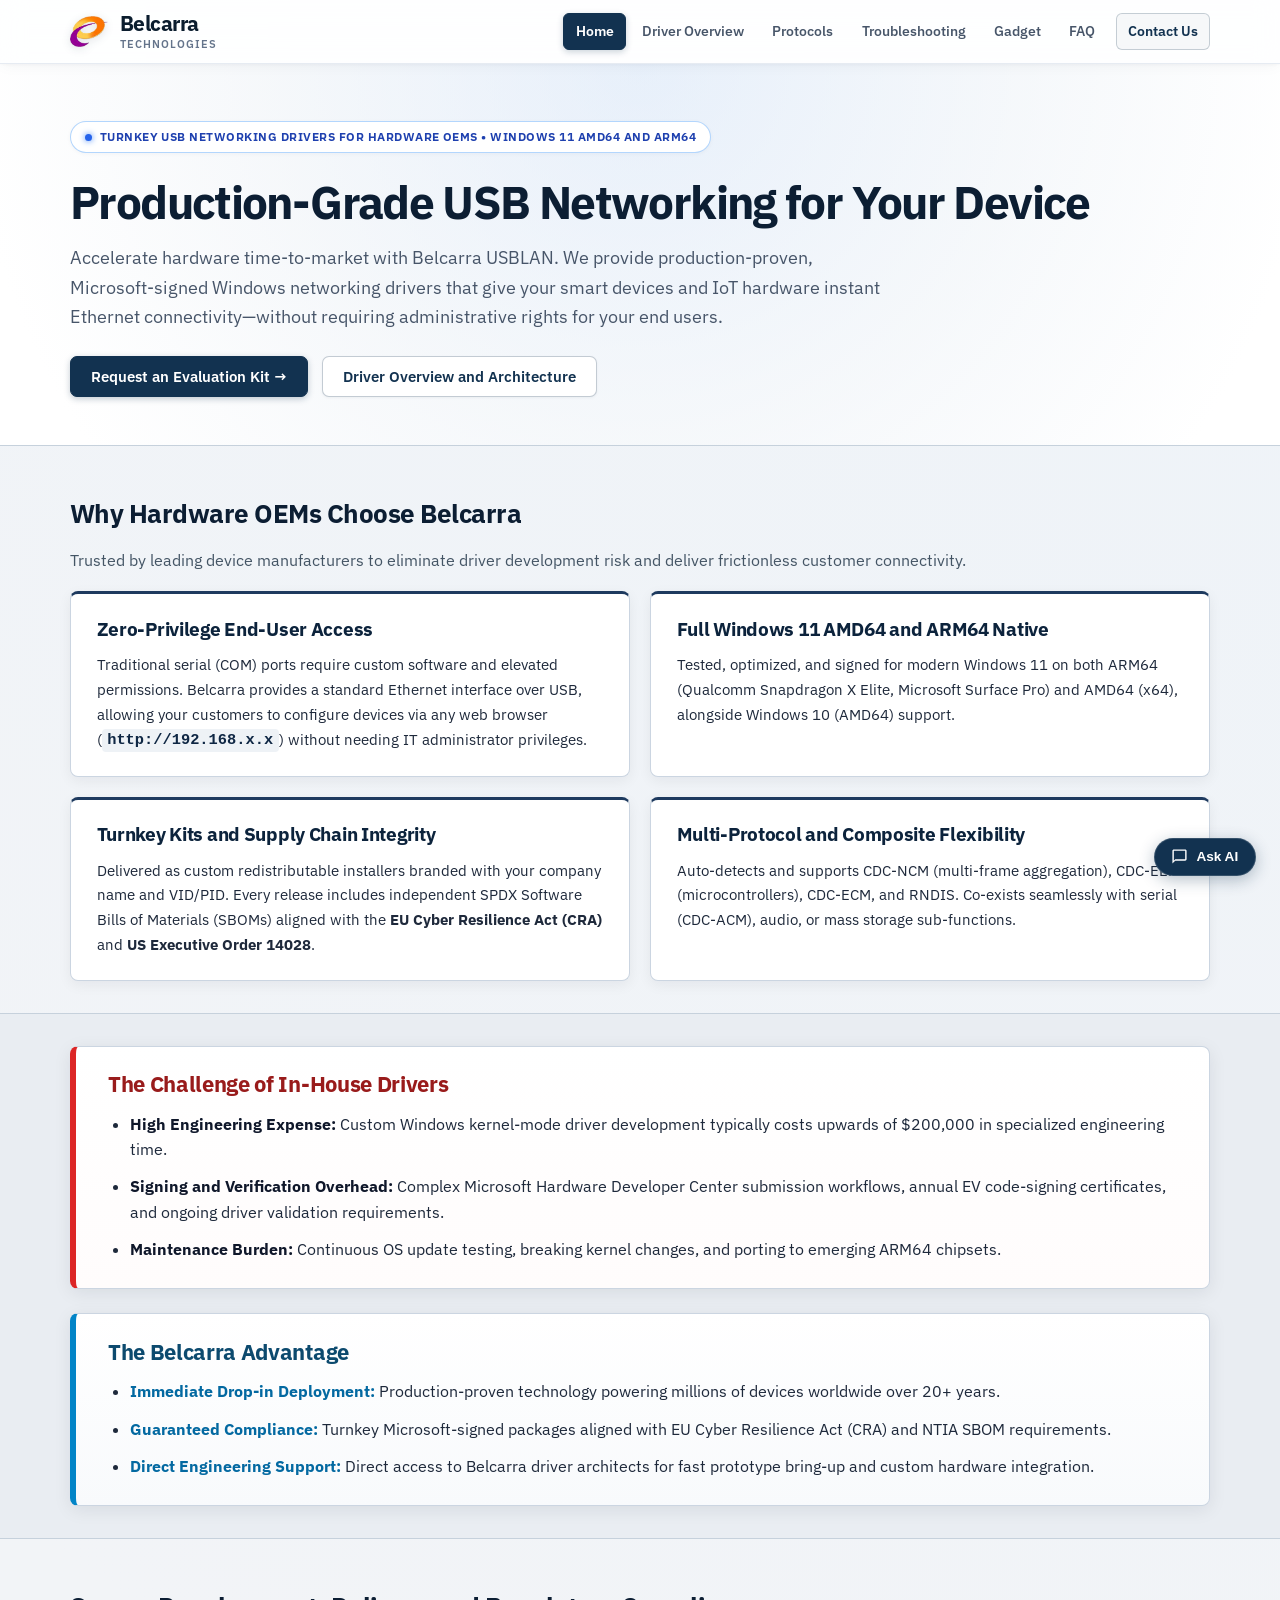
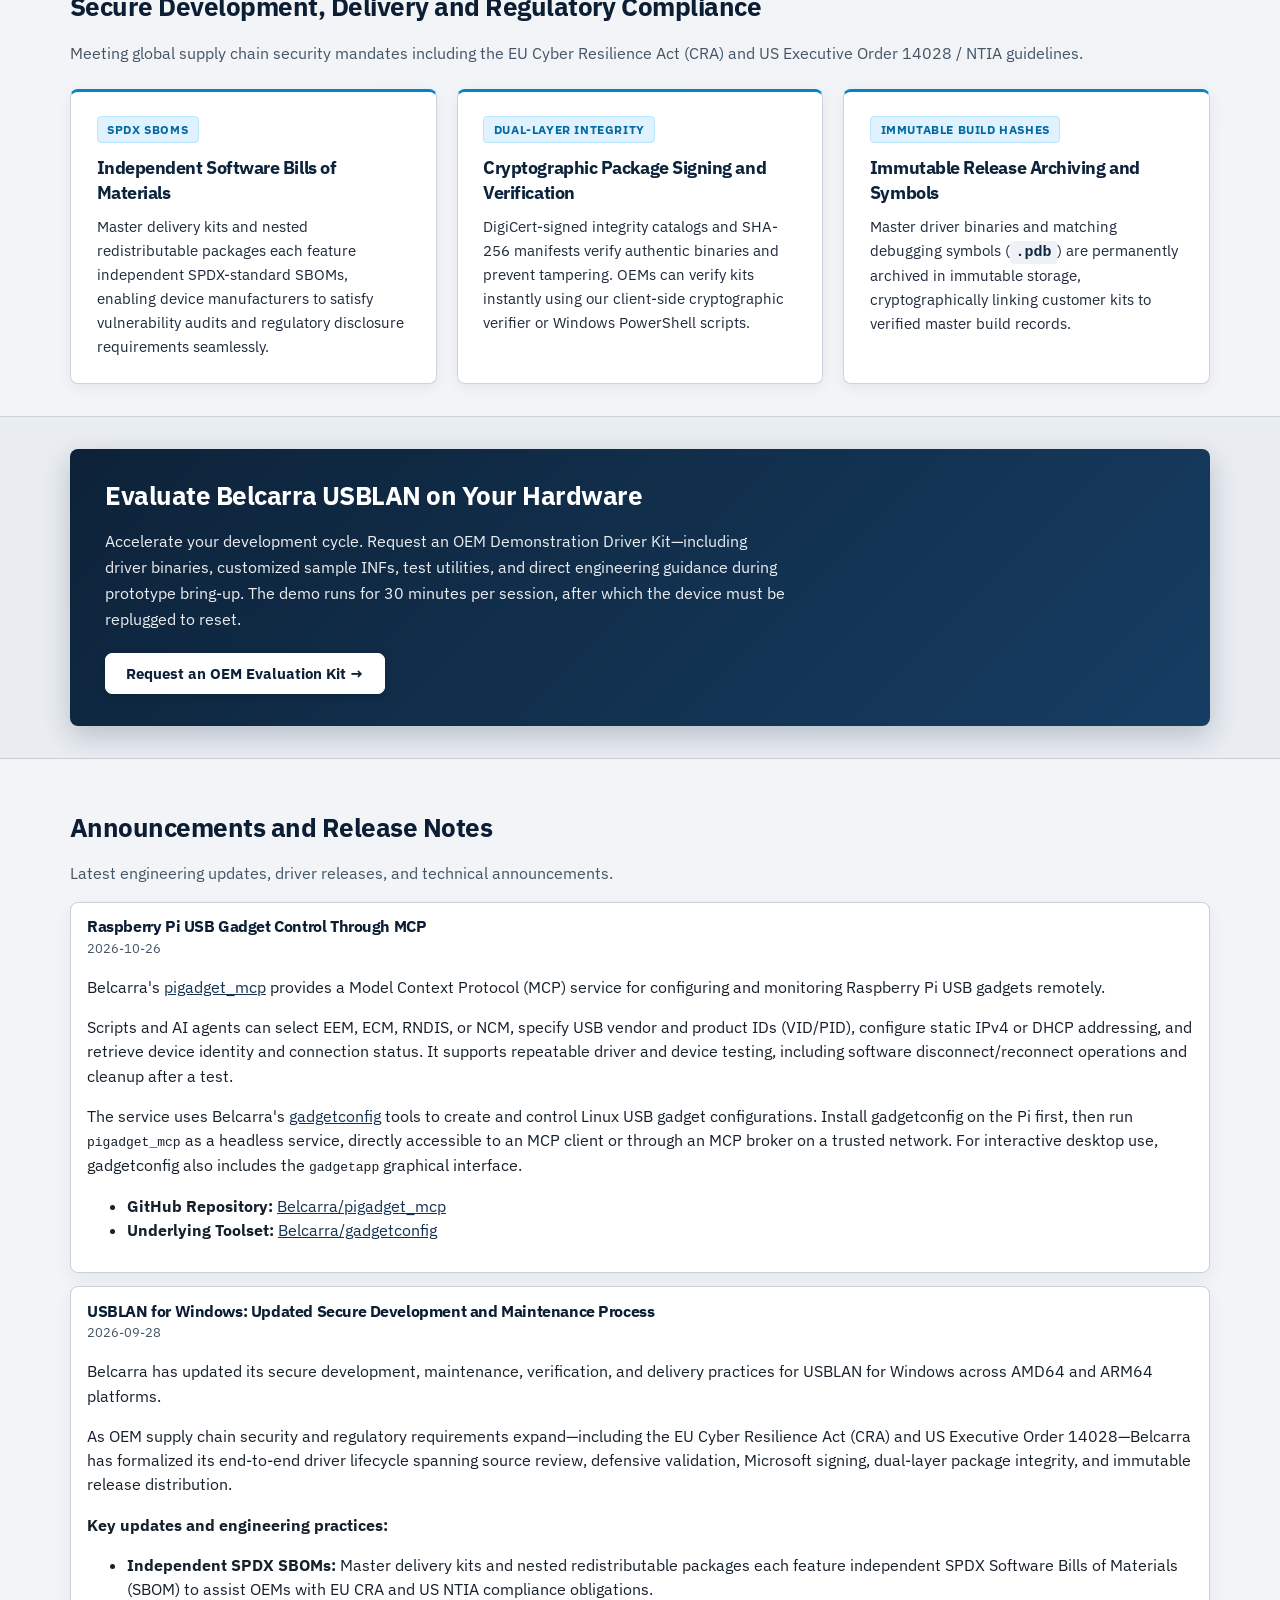
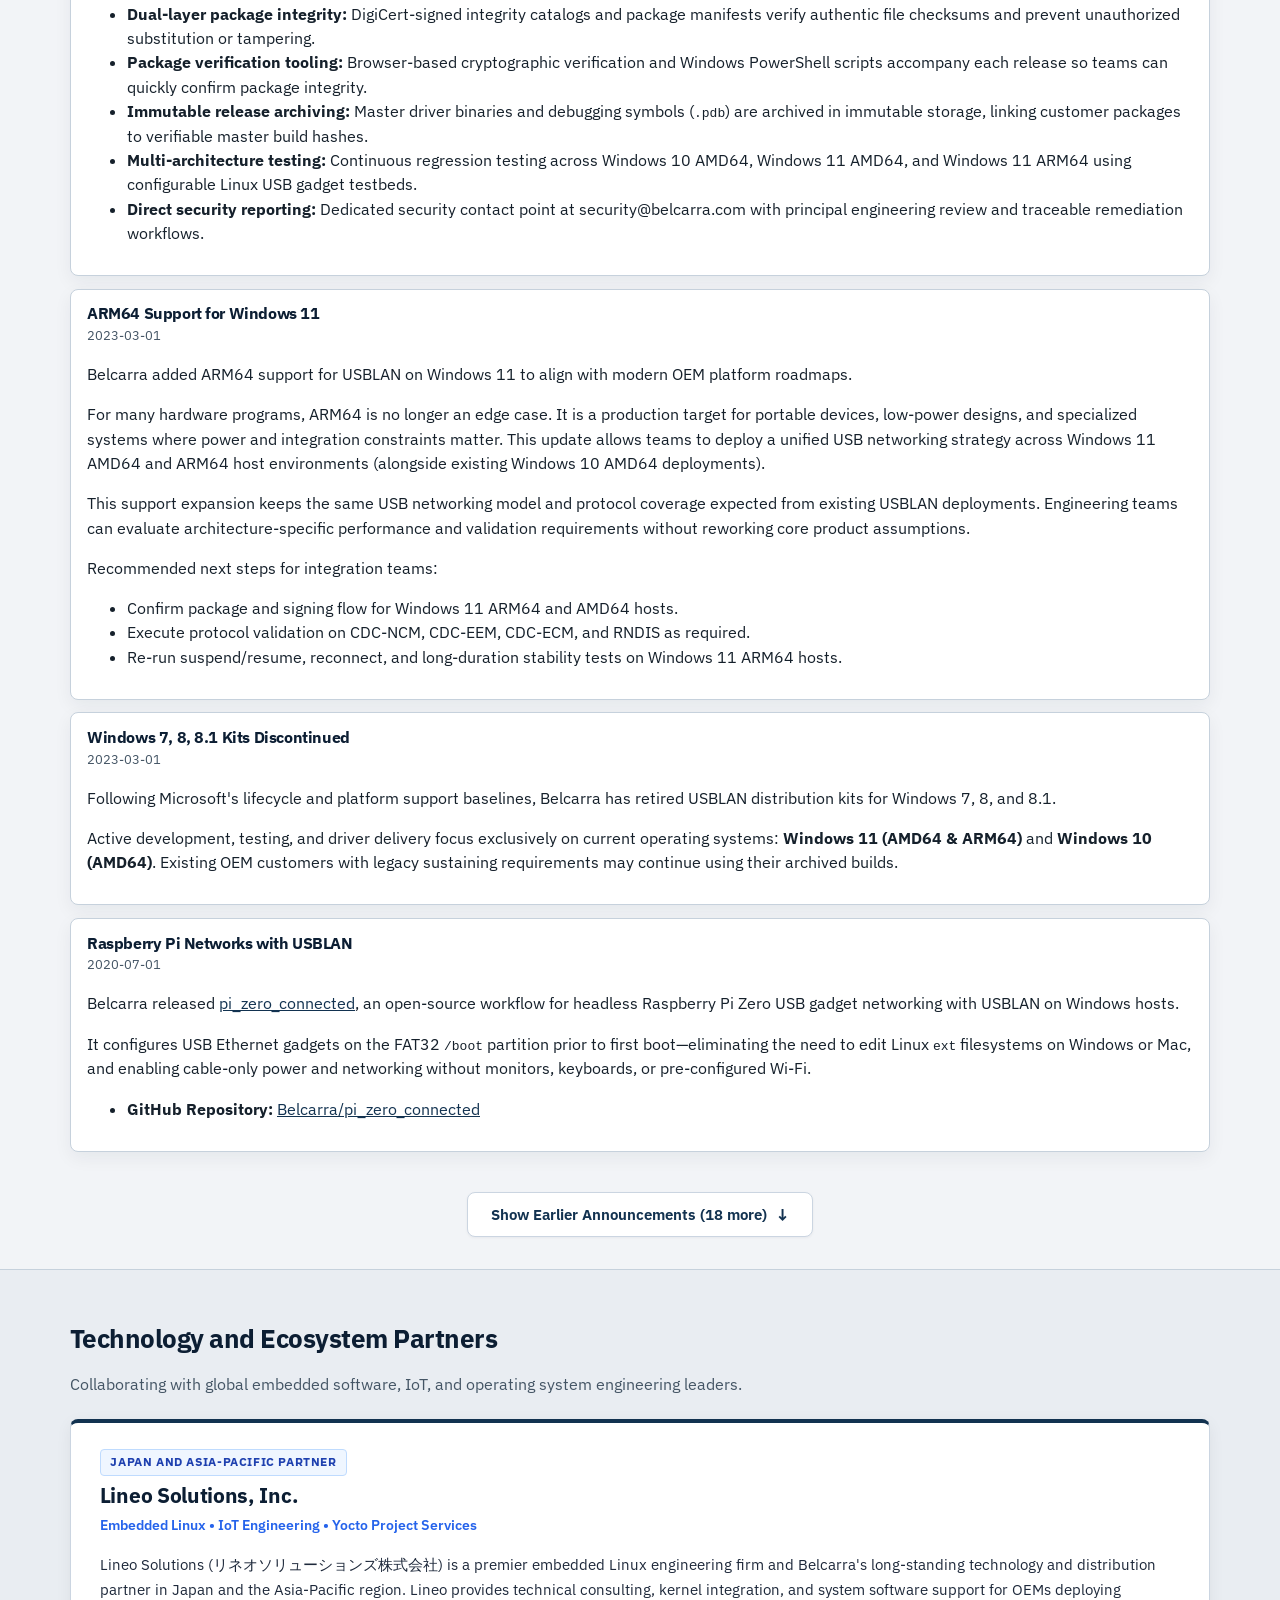
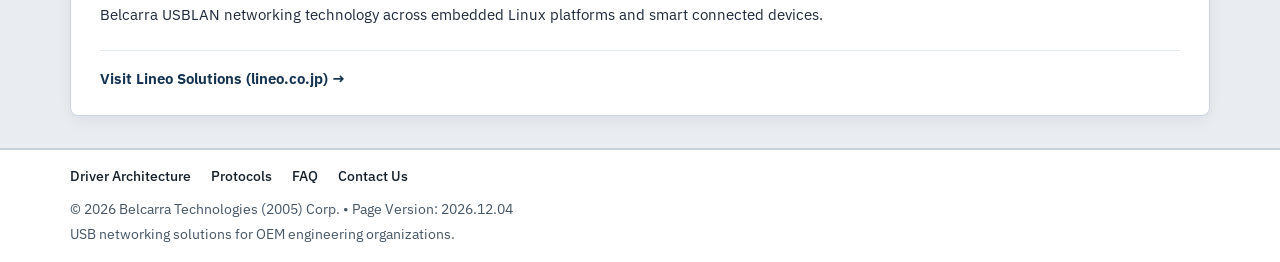
<file: index.html>
<!doctype html>
<html lang="en">
<head>
  <meta charset="utf-8">
  <meta name="viewport" content="width=device-width, initial-scale=1">
  <title>Belcarra | USB Networking Driver Solutions for Windows</title>
  <meta name="description" content="Belcarra provides USB networking drivers for Windows 11 (AMD64, ARM64) and Windows 10 (AMD64), engineered for EU CRA and US Executive Order 14028 compliance with independent SPDX SBOMs.">
  <meta name="keywords" content="Belcarra, USBLAN, USB networking driver, Windows 11 USB driver, ARM64 USB driver, CDC-EEM, CDC-ECM, CDC-NCM, RNDIS, EU Cyber Resilience Act, CRA, Executive Order 14028, SBOM, SPDX, USB Vendor ID, Product ID, MCCI, Thesycon, Lineo, embedded USB networking, NDIS driver">
  <link rel="canonical" href="https://www.belcarra.com/">
  <meta property="og:title" content="Belcarra | USB Networking Driver Solutions for Windows">
  <meta property="og:description" content="Belcarra provides USB networking drivers for Windows 11 (AMD64, ARM64) and Windows 10 (AMD64), engineered for EU CRA and US Executive Order 14028 compliance with independent SPDX SBOMs.">
  <meta property="og:type" content="website">
  <meta property="og:url" content="https://www.belcarra.com/">
  <meta property="og:site_name" content="Belcarra Technologies">
  <meta property="og:image" content="https://www.belcarra.com/assets/belcarra-logo.png">
  <meta name="twitter:card" content="summary_large_image">
  <meta name="twitter:title" content="Belcarra | USB Networking Driver Solutions for Windows">
  <meta name="twitter:description" content="Belcarra provides USB networking drivers for Windows 11 (AMD64, ARM64) and Windows 10 (AMD64), engineered for EU CRA and US Executive Order 14028 compliance with independent SPDX SBOMs.">
  <meta name="twitter:image" content="https://www.belcarra.com/assets/belcarra-logo.png">
  <script type="application/ld+json">
  {
    "@context": "https://schema.org",
    "@graph": [
      {
        "@type": "Organization",
        "@id": "https://www.belcarra.com/#organization",
        "name": "Belcarra Technologies",
        "url": "https://www.belcarra.com/",
        "description": "Provider of USB networking driver solutions, protocol implementations, and gadget tools for OEM and enterprise engineering teams.",
        "contactPoint": {
          "@type": "ContactPoint",
          "email": "info@belcarra.com",
          "contactType": "sales and technical support"
        }
      },
      {
        "@type": "SoftwareApplication",
        "name": "Belcarra USBLAN for Windows",
        "applicationCategory": "DriverApplication",
        "operatingSystem": "Windows 11 (AMD64, ARM64), Windows 10 (AMD64)",
        "description": "Windows kernel-mode network class driver connecting USB device networking protocols (CDC-EEM, CDC-ECM, CDC-NCM, RNDIS) to the Windows networking stack, compliant with EU CRA and US Executive Order 14028 supply chain requirements.",
        "keywords": "Belcarra, USBLAN, USB networking driver, Windows 11 USB driver, CDC-EEM, CDC-ECM, CDC-NCM, RNDIS, EU Cyber Resilience Act, CRA, Executive Order 14028, SBOM, SPDX, USB Vendor ID, Product ID, MCCI, Thesycon, Lineo, embedded USB networking",
        "provider": {
          "@id": "https://www.belcarra.com/#organization"
        }
      }
    ]
  }
  </script>
    <link rel="icon" type="image/x-icon" href="favicon.ico">
  <link rel="icon" type="image/png" sizes="32x32" href="assets/favicon-32x32.png">
  <link rel="icon" type="image/png" sizes="16x16" href="assets/favicon-16x16.png">
  <link rel="apple-touch-icon" sizes="180x180" href="assets/apple-touch-icon.png">
  <link rel="preconnect" href="https://fonts.googleapis.com">
  <link rel="preconnect" href="https://fonts.gstatic.com" crossorigin>
  <link href="https://fonts.googleapis.com/css2?family=IBM+Plex+Sans:wght@400;500;600;700&display=swap" rel="stylesheet">
  <link rel="stylesheet" href="assets/styles.css">
  <script defer src="assets/site.js"></script>
</head>
<body>
  <header class="topbar">
    <div class="wrap topbar-inner">
      <div class="topbar-brand-row">
        <a class="brand" href="index.html" aria-label="Belcarra Technologies Home">
          <img src="assets/belcarra-mark.png" alt="Belcarra" class="brand-mark-img" width="38" height="32">
          <span class="brand-text">
            <span class="brand-title">Belcarra</span>
            <span class="brand-subtitle">Technologies</span>
          </span>
        </a>
        <button type="button" class="nav-toggle" id="nav-toggle" aria-expanded="false" aria-controls="primary-nav" aria-label="Toggle navigation menu">
          <span class="nav-toggle-bar"></span>
          <span class="nav-toggle-bar"></span>
          <span class="nav-toggle-bar"></span>
        </button>
      </div>
      <nav id="primary-nav" class="nav-menu" aria-label="Primary">
        <ul class="tabs">
          <li><a class="active" href="index.html">Home</a></li>
          <li><a href="driver-overview.html">Driver Overview</a></li>
          <li><a href="protocols.html">Protocols</a></li>          <li><a href="troubleshooting.html">Troubleshooting</a></li>
          <li><a href="gadget.html">Gadget</a></li>
          <li><a href="faq.html">FAQ</a></li>
          <li><a href="contact-us.html">Contact Us</a></li>
        </ul>
      </nav>
    </div>
  </header>

  <main>
    <section class="hero">
      <div class="wrap">
        <div class="eyebrow">Turnkey USB Networking Drivers for Hardware OEMs • Windows 11 AMD64 and ARM64</div>
        <h1>Production-Grade USB Networking for Your Device</h1>
        <p class="lead">Accelerate hardware time-to-market with Belcarra USBLAN. We provide production-proven, Microsoft-signed Windows networking drivers that give your smart devices and IoT hardware instant Ethernet connectivity—without requiring administrative rights for your end users.</p>
        <div class="hero-actions">
          <a href="evaluation-request.html" class="btn btn-primary">Request an Evaluation Kit →</a>
          <a href="driver-overview.html" class="btn btn-secondary">Driver Overview and Architecture</a>
        </div>
      </div>
    </section>

    <!-- Why Hardware OEMs Choose Belcarra -->
    <section class="section">
      <div class="wrap">
        <h2>Why Hardware OEMs Choose Belcarra</h2>
        <p class="section-intro">Trusted by leading device manufacturers to eliminate driver development risk and deliver frictionless customer connectivity.</p>
        <div class="feature-grid feature-grid-2x2" style="margin-top: 1.2rem;">
          <div class="feature-box">
            <h3>Zero-Privilege End-User Access</h3>
            <p>Traditional serial (COM) ports require custom software and elevated permissions. Belcarra provides a standard Ethernet interface over USB, allowing your customers to configure devices via any web browser (<code>http://192.168.x.x</code>) without needing IT administrator privileges.</p>
          </div>
          <div class="feature-box">
            <h3>Full Windows 11 AMD64 and ARM64 Native</h3>
            <p>Tested, optimized, and signed for modern Windows 11 on both ARM64 (Qualcomm Snapdragon X Elite, Microsoft Surface Pro) and AMD64 (x64), alongside Windows 10 (AMD64) support.</p>
          </div>
          <div class="feature-box">
            <h3>Turnkey Kits and Supply Chain Integrity</h3>
            <p>Delivered as custom redistributable installers branded with your company name and VID/PID. Every release includes independent SPDX Software Bills of Materials (SBOMs) aligned with the <strong>EU Cyber Resilience Act (CRA)</strong> and <strong>US Executive Order 14028</strong>.</p>
          </div>
          <div class="feature-box">
            <h3>Multi-Protocol and Composite Flexibility</h3>
            <p>Auto-detects and supports CDC-NCM (multi-frame aggregation), CDC-EEM (microcontrollers), CDC-ECM, and RNDIS. Co-exists seamlessly with serial (CDC-ACM), audio, or mass storage sub-functions.</p>
          </div>
        </div>
      </div>
    </section>

    <!-- Commercial Advantages: Build vs. License -->
    <section class="section section-alt">
      <div class="wrap">
        <div class="stack-cards">
          <article class="card card-challenge">
            <h2>The Challenge of In-House Drivers</h2>
            <ul>
              <li><strong>High Engineering Expense:</strong> Custom Windows kernel-mode driver development typically costs upwards of $200,000 in specialized engineering time.</li>
              <li><strong>Signing and Verification Overhead:</strong> Complex Microsoft Hardware Developer Center submission workflows, annual EV code-signing certificates, and ongoing driver validation requirements.</li>
              <li><strong>Maintenance Burden:</strong> Continuous OS update testing, breaking kernel changes, and porting to emerging ARM64 chipsets.</li>
            </ul>
          </article>
          <article class="card card-advantage">
            <h2>The Belcarra Advantage</h2>
            <ul>
              <li><strong>Immediate Drop-in Deployment:</strong> Production-proven technology powering millions of devices worldwide over 20+ years.</li>
              <li><strong>Guaranteed Compliance:</strong> Turnkey Microsoft-signed packages aligned with EU Cyber Resilience Act (CRA) and NTIA SBOM requirements.</li>
              <li><strong>Direct Engineering Support:</strong> Direct access to Belcarra driver architects for fast prototype bring-up and custom hardware integration.</li>
            </ul>
          </article>
        </div>
      </div>
    </section>

    <!-- Secure Development, Delivery, and Regulatory Compliance -->
    <section class="section">
      <div class="wrap">
        <h2>Secure Development, Delivery and Regulatory Compliance</h2>
        <p class="section-intro">Meeting global supply chain security mandates including the EU Cyber Resilience Act (CRA) and US Executive Order 14028 / NTIA guidelines.</p>
        <div class="compliance-grid" style="margin-top: 1.5rem;">
          <div class="compliance-item">
            <span class="compliance-badge">SPDX SBOMs</span>
            <h3>Independent Software Bills of Materials</h3>
            <p>Master delivery kits and nested redistributable packages each feature independent SPDX-standard SBOMs, enabling device manufacturers to satisfy vulnerability audits and regulatory disclosure requirements seamlessly.</p>
          </div>
          <div class="compliance-item">
            <span class="compliance-badge">Dual-Layer Integrity</span>
            <h3>Cryptographic Package Signing and Verification</h3>
            <p>DigiCert-signed integrity catalogs and SHA-256 manifests verify authentic binaries and prevent tampering. OEMs can verify kits instantly using our client-side cryptographic verifier or Windows PowerShell scripts.</p>
          </div>
          <div class="compliance-item">
            <span class="compliance-badge">Immutable Build Hashes</span>
            <h3>Immutable Release Archiving and Symbols</h3>
            <p>Master driver binaries and matching debugging symbols (<code>.pdb</code>) are permanently archived in immutable storage, cryptographically linking customer kits to verified master build records.</p>
          </div>
        </div>
      </div>
    </section>

    <!-- Promotional Callout: Evaluation Kit -->
    <section class="section section-alt">
      <div class="wrap">
        <div class="promo-card">
          <h2>Evaluate Belcarra USBLAN on Your Hardware</h2>
          <p>Accelerate your development cycle. Request an OEM Demonstration Driver Kit—including driver binaries, customized sample INFs, test utilities, and direct engineering guidance during prototype bring-up. The demo runs for 30 minutes per session, after which the device must be replugged to reset.</p>
          <a href="evaluation-request.html" class="btn btn-white">Request an OEM Evaluation Kit →</a>
        </div>
      </div>
    </section>

    <!-- Announcements -->
    <section class="section">
      <div class="wrap">
        <h2>Announcements and Release Notes</h2>
        <p class="section-intro">Latest engineering updates, driver releases, and technical announcements.</p>
        <div id="announcements" class="announcement-list" aria-live="polite"></div>
      </div>
    </section>

    <!-- Technology Partners and Ecosystem -->
    <section class="section section-alt" id="partners">
      <div class="wrap">
        <h2>Technology and Ecosystem Partners</h2>
        <p class="section-intro">Collaborating with global embedded software, IoT, and operating system engineering leaders.</p>
        <div class="partner-grid" style="margin-top: 1.4rem;">
          <article class="partner-card">
            <div class="partner-header">
              <span class="partner-badge">Japan and Asia-Pacific Partner</span>
              <h3>Lineo Solutions, Inc.</h3>
              <p class="partner-meta">Embedded Linux • IoT Engineering • Yocto Project Services</p>
            </div>
            <p class="partner-desc">
              Lineo Solutions (リネオソリューションズ株式会社) is a premier embedded Linux engineering firm and Belcarra's long-standing technology and distribution partner in Japan and the Asia-Pacific region. Lineo provides technical consulting, kernel integration, and system software support for OEMs deploying Belcarra USBLAN networking technology across embedded Linux platforms and smart connected devices.
            </p>
            <div class="partner-actions">
              <a href="https://www.lineo.co.jp/" target="_blank" rel="noopener noreferrer" class="partner-link">Visit Lineo Solutions (lineo.co.jp) →</a>
            </div>
          </article>
        </div>
      </div>
    </section>
  </main>

  <footer class="footer">
    <div class="wrap footer-inner">
      <nav class="footer-links" aria-label="Footer navigation">
        <a href="driver-overview.html">Driver Architecture</a>
        <a href="protocols.html">Protocols</a>
        <a href="faq.html">FAQ</a>
        <a href="contact-us.html">Contact Us</a>
      </nav>
      <p>© <span id="year"></span> Belcarra Technologies (2005) Corp. &bull; Page Version: <span class="page-version">2026.11.12</span></p>
      <p>USB networking solutions for OEM engineering organizations.</p>
    </div>
  </footer>
</body>
</html>
</file>
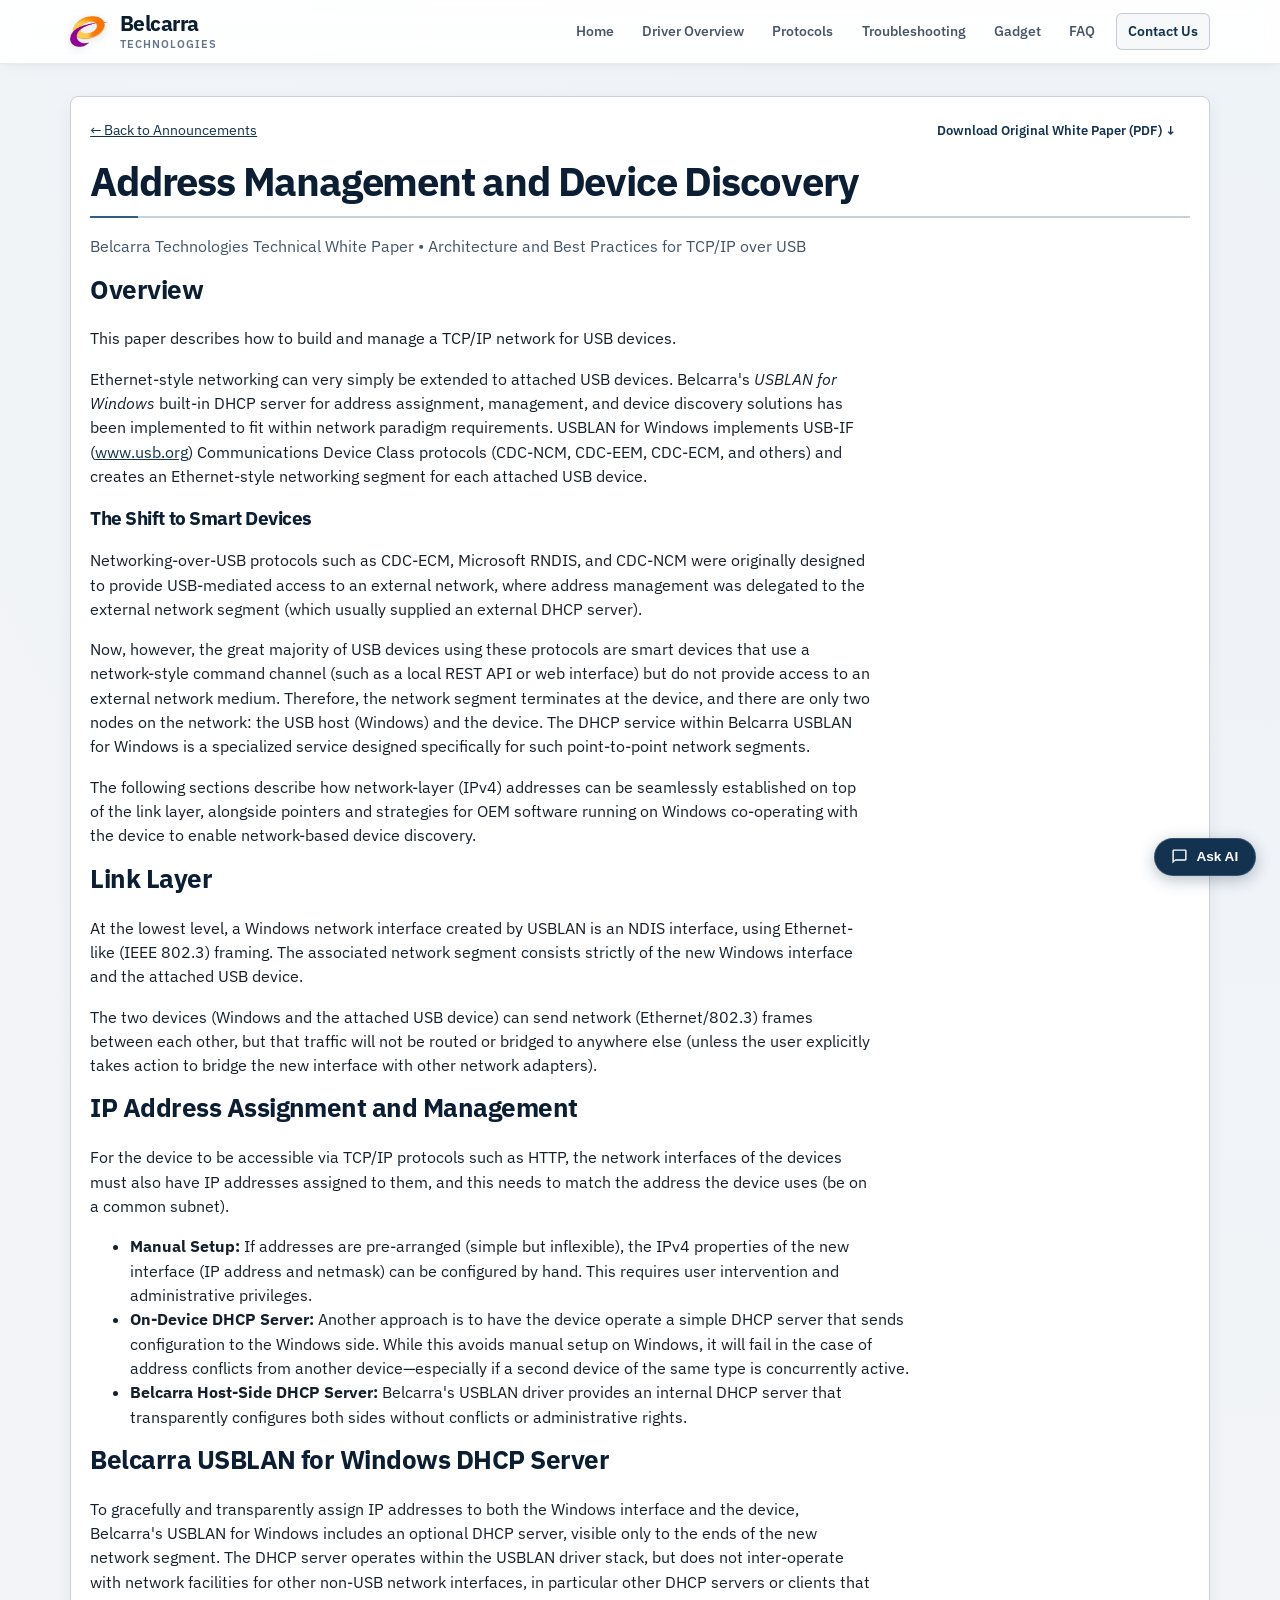
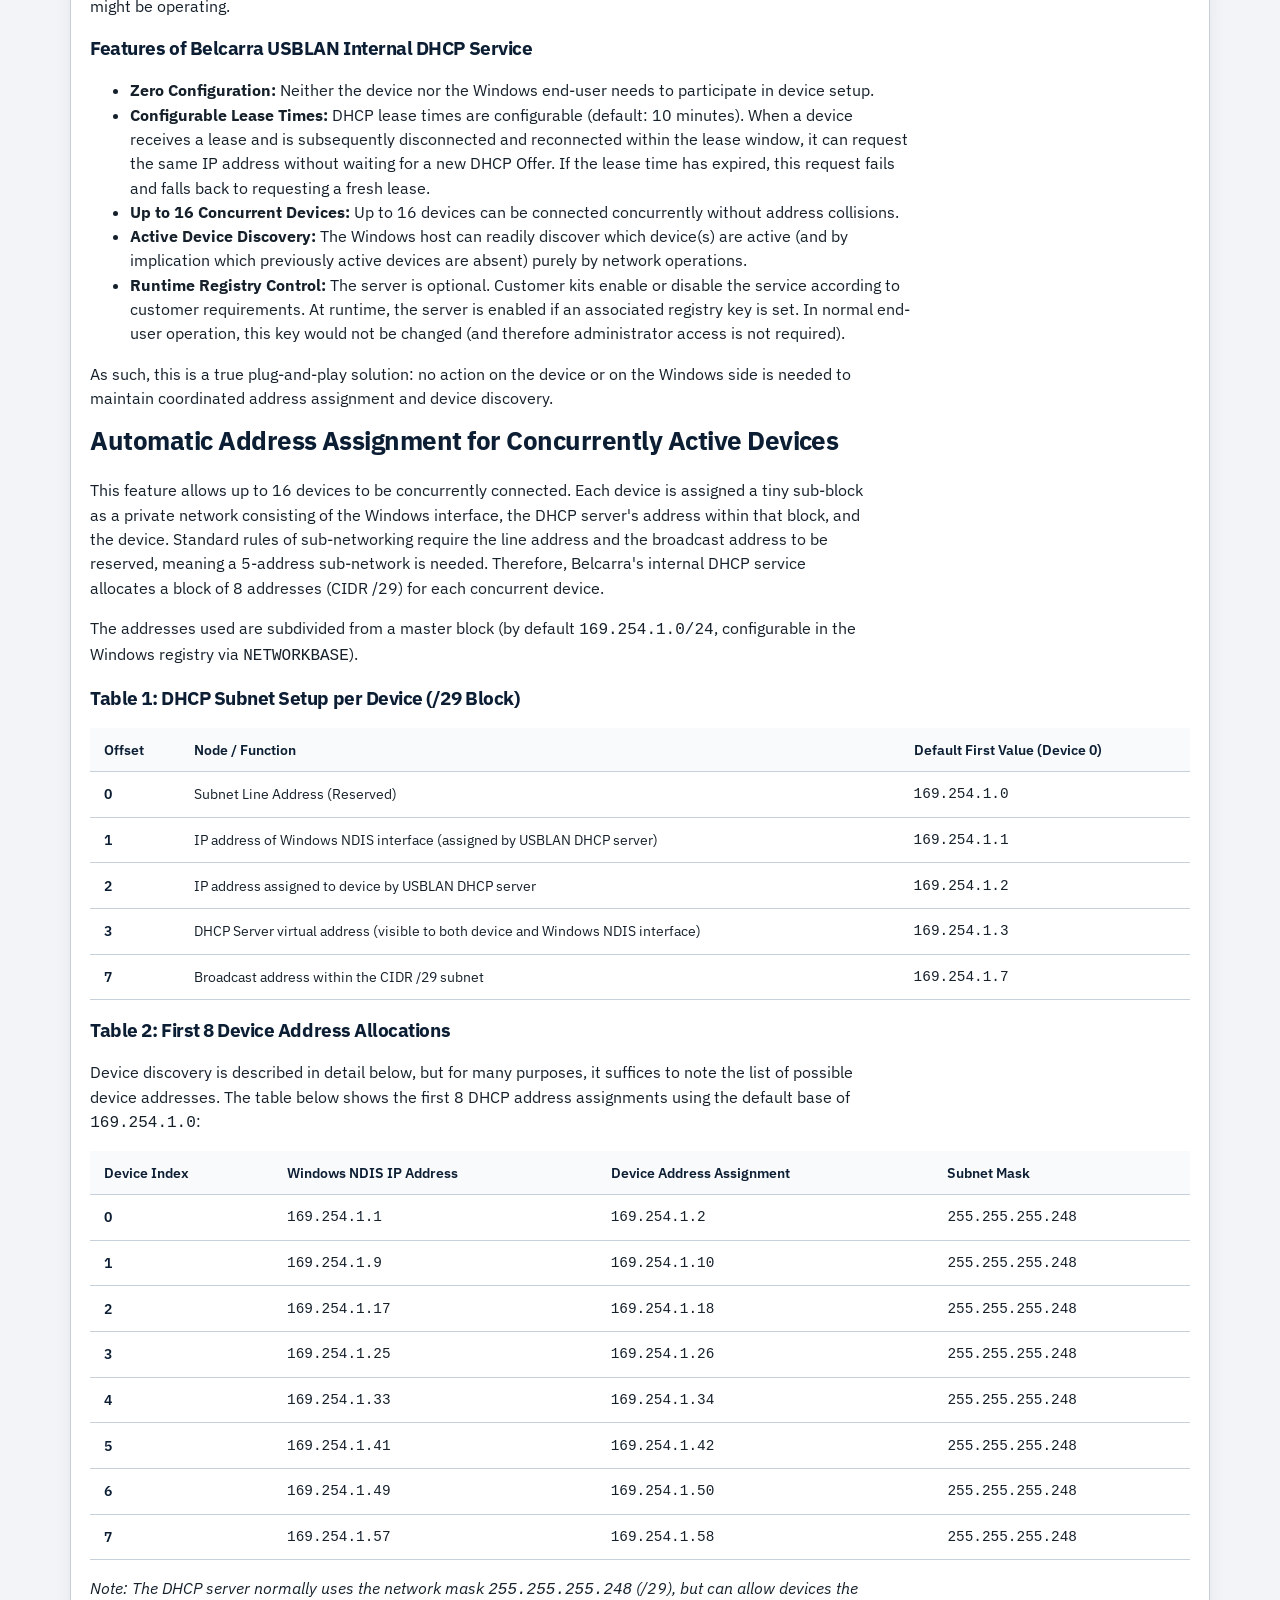
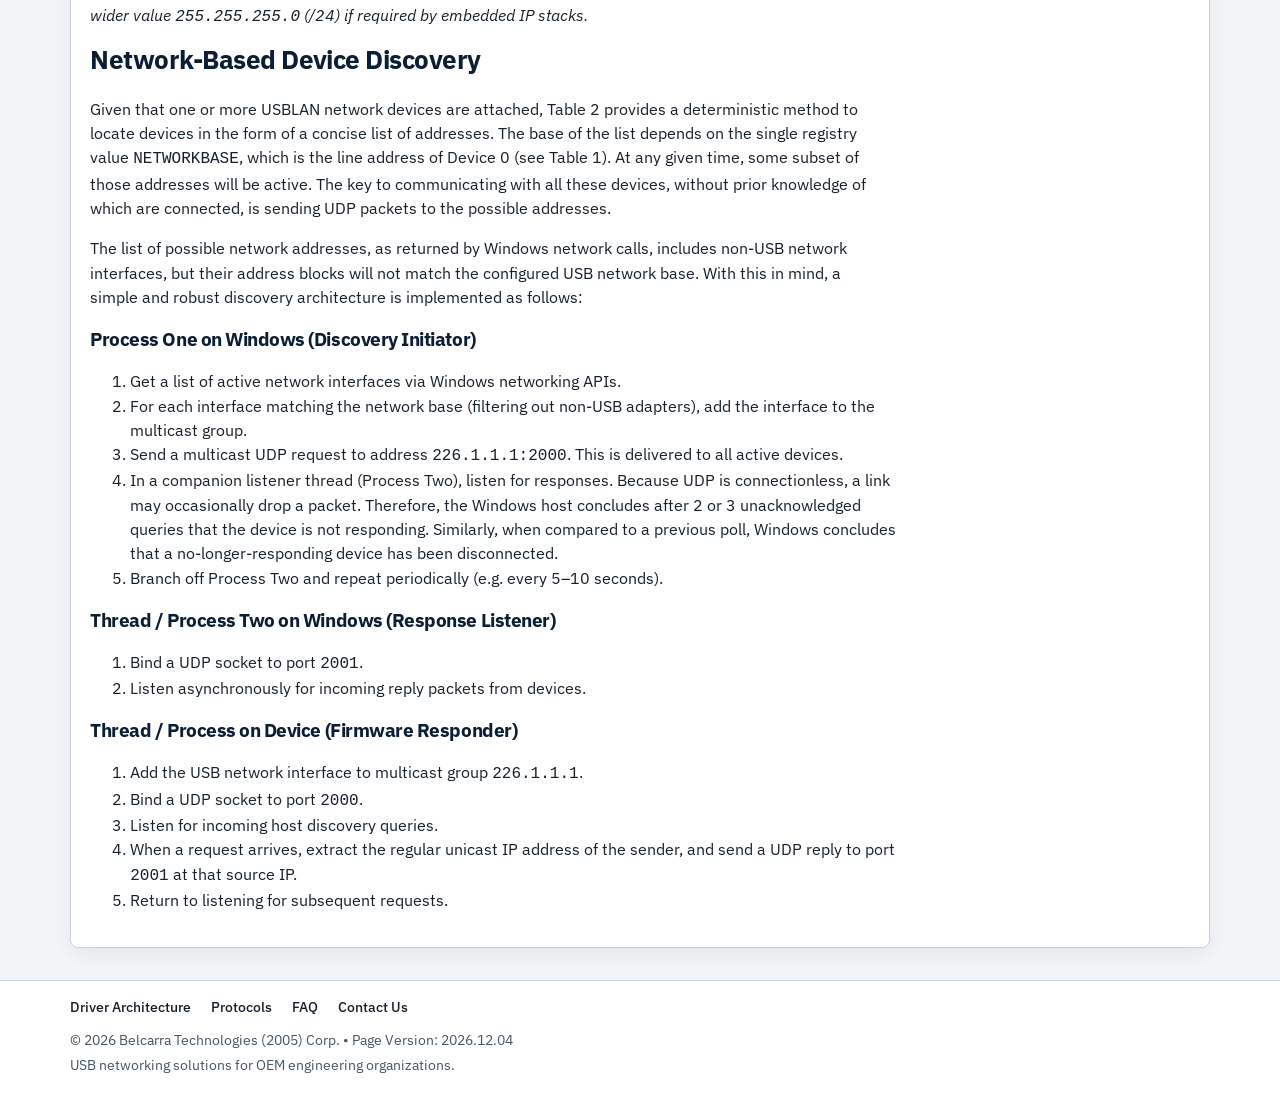
<file: address-management.html>
<!doctype html>
<html lang="en">
<head>
  <meta charset="utf-8">
  <meta name="viewport" content="width=device-width, initial-scale=1">
  <title>Address Management and Device Discovery | Belcarra Technical Paper</title>
  <meta name="description" content="Technical white paper on building and managing reliable, conflict-free TCP/IP networks over USB for smart devices using Belcarra USBLAN's built-in DHCP server.">
  <meta name="keywords" content="USB networking, DHCP server, device discovery, CDC-NCM, CDC-EEM, RNDIS, Belcarra USBLAN, subnet management, IP allocation">
  <link rel="canonical" href="https://www.belcarra.com/address-management.html">
  <meta property="og:title" content="Address Management and Device Discovery | Belcarra Technical Paper">
  <meta property="og:description" content="Technical white paper on building and managing reliable, conflict-free TCP/IP networks over USB for smart devices using Belcarra USBLAN's built-in DHCP server.">
  <meta property="og:type" content="article">
  <meta property="og:url" content="https://www.belcarra.com/address-management.html">
  <meta property="og:site_name" content="Belcarra Technologies">
  <meta property="og:image" content="https://www.belcarra.com/assets/belcarra-logo.png">
  <meta name="twitter:card" content="summary_large_image">
  <meta name="twitter:title" content="Address Management and Device Discovery | Belcarra Technical Paper">
  <meta name="twitter:description" content="Technical white paper on building and managing reliable, conflict-free TCP/IP networks over USB for smart devices using Belcarra USBLAN's built-in DHCP server.">
  <meta name="twitter:image" content="https://www.belcarra.com/assets/belcarra-logo.png">
  <script type="application/ld+json">
  {
    "@context": "https://schema.org",
    "@type": "TechArticle",
    "headline": "Address Management and Device Discovery",
    "description": "Technical guidance on building and managing TCP/IP networks over USB for smart devices and embedded systems.",
    "author": {
      "@type": "Organization",
      "name": "Belcarra Technologies"
    },
    "publisher": {
      "@type": "Organization",
      "name": "Belcarra Technologies",
      "url": "https://belcarra.com"
    },
    "url": "https://www.belcarra.com/address-management.html"
  }
  </script>
  <link rel="icon" type="image/x-icon" href="favicon.ico">
  <link rel="icon" type="image/png" sizes="32x32" href="assets/favicon-32x32.png">
  <link rel="icon" type="image/png" sizes="16x16" href="assets/favicon-16x16.png">
  <link rel="apple-touch-icon" sizes="180x180" href="assets/apple-touch-icon.png">
  <link rel="preconnect" href="https://fonts.googleapis.com">
  <link rel="preconnect" href="https://fonts.gstatic.com" crossorigin>
  <link href="https://fonts.googleapis.com/css2?family=IBM+Plex+Sans:wght@400;500;600;700&display=swap" rel="stylesheet">
  <link rel="stylesheet" href="assets/styles.css">
</head>
<body>
  <header class="topbar">
    <div class="wrap topbar-inner">
      <div class="topbar-brand-row">
        <a class="brand" href="index.html" aria-label="Belcarra Technologies Home">
          <img src="assets/belcarra-mark.png" alt="Belcarra" class="brand-mark-img" width="38" height="32">
          <span class="brand-text">
            <span class="brand-title">Belcarra</span>
            <span class="brand-subtitle">Technologies</span>
          </span>
        </a>
        <button type="button" class="nav-toggle" id="nav-toggle" aria-expanded="false" aria-controls="primary-nav" aria-label="Toggle navigation menu">
          <span class="nav-toggle-bar"></span>
          <span class="nav-toggle-bar"></span>
          <span class="nav-toggle-bar"></span>
        </button>
      </div>
      <nav id="primary-nav" class="nav-menu" aria-label="Primary">
        <ul class="tabs">
          <li><a href="index.html">Home</a></li>
          <li><a href="driver-overview.html">Driver Overview</a></li>
          <li><a href="protocols.html">Protocols</a></li>
          <li><a href="troubleshooting.html">Troubleshooting</a></li>
          <li><a href="gadget.html">Gadget</a></li>
          <li><a href="faq.html">FAQ</a></li>
          <li><a href="contact-us.html">Contact Us</a></li>
        </ul>
      </nav>
    </div>
  </header>

  <main class="section">
    <div class="wrap prose">
      <div style="margin-bottom: 0.85rem; font-size: 0.88rem; display: flex; justify-content: space-between; align-items: center; flex-wrap: wrap; gap: 0.5rem;">
        <a href="index.html#announcements">← Back to Announcements</a>
        <a href="assets/Address_Management_and_Device_Discovery.pdf" class="btn btn-outline" style="font-size: 0.84rem; padding: 0.35rem 0.85rem;" target="_blank" rel="noreferrer">Download Original White Paper (PDF) ↓</a>
      </div>

      <h1>Address Management and Device Discovery</h1>
      <p class="section-intro">Belcarra Technologies Technical White Paper &bull; Architecture and Best Practices for TCP/IP over USB</p>

      <h2>Overview</h2>
      <p>This paper describes how to build and manage a TCP/IP network for USB devices.</p>
      <p>Ethernet-style networking can very simply be extended to attached USB devices. Belcarra's <em>USBLAN for Windows</em> built-in DHCP server for address assignment, management, and device discovery solutions has been implemented to fit within network paradigm requirements. USBLAN for Windows implements USB-IF (<a href="https://www.usb.org" target="_blank" rel="noreferrer">www.usb.org</a>) Communications Device Class protocols (CDC-NCM, CDC-EEM, CDC-ECM, and others) and creates an Ethernet-style networking segment for each attached USB device.</p>

      <h3>The Shift to Smart Devices</h3>
      <p>Networking-over-USB protocols such as CDC-ECM, Microsoft RNDIS, and CDC-NCM were originally designed to provide USB-mediated access to an external network, where address management was delegated to the external network segment (which usually supplied an external DHCP server).</p>
      <p>Now, however, the great majority of USB devices using these protocols are smart devices that use a network-style command channel (such as a local REST API or web interface) but do not provide access to an external network medium. Therefore, the network segment terminates at the device, and there are only two nodes on the network: the USB host (Windows) and the device. The DHCP service within Belcarra USBLAN for Windows is a specialized service designed specifically for such point-to-point network segments.</p>
      <p>The following sections describe how network-layer (IPv4) addresses can be seamlessly established on top of the link layer, alongside pointers and strategies for OEM software running on Windows co-operating with the device to enable network-based device discovery.</p>

      <h2>Link Layer</h2>
      <p>At the lowest level, a Windows network interface created by USBLAN is an NDIS interface, using Ethernet-like (IEEE 802.3) framing. The associated network segment consists strictly of the new Windows interface and the attached USB device.</p>
      <p>The two devices (Windows and the attached USB device) can send network (Ethernet/802.3) frames between each other, but that traffic will not be routed or bridged to anywhere else (unless the user explicitly takes action to bridge the new interface with other network adapters).</p>

      <h2>IP Address Assignment and Management</h2>
      <p>For the device to be accessible via TCP/IP protocols such as HTTP, the network interfaces of the devices must also have IP addresses assigned to them, and this needs to match the address the device uses (be on a common subnet).</p>
      <ul>
        <li><strong>Manual Setup:</strong> If addresses are pre-arranged (simple but inflexible), the IPv4 properties of the new interface (IP address and netmask) can be configured by hand. This requires user intervention and administrative privileges.</li>
        <li><strong>On-Device DHCP Server:</strong> Another approach is to have the device operate a simple DHCP server that sends configuration to the Windows side. While this avoids manual setup on Windows, it will fail in the case of address conflicts from another device—especially if a second device of the same type is concurrently active.</li>
        <li><strong>Belcarra Host-Side DHCP Server:</strong> Belcarra's USBLAN driver provides an internal DHCP server that transparently configures both sides without conflicts or administrative rights.</li>
      </ul>

      <h2>Belcarra USBLAN for Windows DHCP Server</h2>
      <p>To gracefully and transparently assign IP addresses to both the Windows interface and the device, Belcarra's USBLAN for Windows includes an optional DHCP server, visible only to the ends of the new network segment. The DHCP server operates within the USBLAN driver stack, but does not inter-operate with network facilities for other non-USB network interfaces, in particular other DHCP servers or clients that might be operating.</p>

      <h3>Features of Belcarra USBLAN Internal DHCP Service</h3>
      <ul>
        <li><strong>Zero Configuration:</strong> Neither the device nor the Windows end-user needs to participate in device setup.</li>
        <li><strong>Configurable Lease Times:</strong> DHCP lease times are configurable (default: 10 minutes). When a device receives a lease and is subsequently disconnected and reconnected within the lease window, it can request the same IP address without waiting for a new DHCP Offer. If the lease time has expired, this request fails and falls back to requesting a fresh lease.</li>
        <li><strong>Up to 16 Concurrent Devices:</strong> Up to 16 devices can be connected concurrently without address collisions.</li>
        <li><strong>Active Device Discovery:</strong> The Windows host can readily discover which device(s) are active (and by implication which previously active devices are absent) purely by network operations.</li>
        <li><strong>Runtime Registry Control:</strong> The server is optional. Customer kits enable or disable the service according to customer requirements. At runtime, the server is enabled if an associated registry key is set. In normal end-user operation, this key would not be changed (and therefore administrator access is not required).</li>
      </ul>
      <p>As such, this is a true plug-and-play solution: no action on the device or on the Windows side is needed to maintain coordinated address assignment and device discovery.</p>

      <h2>Automatic Address Assignment for Concurrently Active Devices</h2>
      <p>This feature allows up to 16 devices to be concurrently connected. Each device is assigned a tiny sub-block as a private network consisting of the Windows interface, the DHCP server's address within that block, and the device. Standard rules of sub-networking require the line address and the broadcast address to be reserved, meaning a 5-address sub-network is needed. Therefore, Belcarra's internal DHCP service allocates a block of 8 addresses (CIDR /29) for each concurrent device.</p>
      <p>The addresses used are subdivided from a master block (by default <code>169.254.1.0/24</code>, configurable in the Windows registry via <code>NETWORKBASE</code>).</p>

      <h3>Table 1: DHCP Subnet Setup per Device (/29 Block)</h3>
      <div class="table-wrap">
        <table class="compare-table">
          <thead>
            <tr>
              <th>Offset</th>
              <th>Node / Function</th>
              <th>Default First Value (Device 0)</th>
            </tr>
          </thead>
          <tbody>
            <tr>
              <td>0</td>
              <td>Subnet Line Address (Reserved)</td>
              <td><code>169.254.1.0</code></td>
            </tr>
            <tr>
              <td>1</td>
              <td>IP address of Windows NDIS interface (assigned by USBLAN DHCP server)</td>
              <td><code>169.254.1.1</code></td>
            </tr>
            <tr>
              <td>2</td>
              <td>IP address assigned to device by USBLAN DHCP server</td>
              <td><code>169.254.1.2</code></td>
            </tr>
            <tr>
              <td>3</td>
              <td>DHCP Server virtual address (visible to both device and Windows NDIS interface)</td>
              <td><code>169.254.1.3</code></td>
            </tr>
            <tr>
              <td>7</td>
              <td>Broadcast address within the CIDR /29 subnet</td>
              <td><code>169.254.1.7</code></td>
            </tr>
          </tbody>
        </table>
      </div>

      <h3>Table 2: First 8 Device Address Allocations</h3>
      <p>Device discovery is described in detail below, but for many purposes, it suffices to note the list of possible device addresses. The table below shows the first 8 DHCP address assignments using the default base of <code>169.254.1.0</code>:</p>
      <div class="table-wrap">
        <table class="compare-table">
          <thead>
            <tr>
              <th>Device Index</th>
              <th>Windows NDIS IP Address</th>
              <th>Device Address Assignment</th>
              <th>Subnet Mask</th>
            </tr>
          </thead>
          <tbody>
            <tr>
              <td>0</td>
              <td><code>169.254.1.1</code></td>
              <td><code>169.254.1.2</code></td>
              <td><code>255.255.255.248</code></td>
            </tr>
            <tr>
              <td>1</td>
              <td><code>169.254.1.9</code></td>
              <td><code>169.254.1.10</code></td>
              <td><code>255.255.255.248</code></td>
            </tr>
            <tr>
              <td>2</td>
              <td><code>169.254.1.17</code></td>
              <td><code>169.254.1.18</code></td>
              <td><code>255.255.255.248</code></td>
            </tr>
            <tr>
              <td>3</td>
              <td><code>169.254.1.25</code></td>
              <td><code>169.254.1.26</code></td>
              <td><code>255.255.255.248</code></td>
            </tr>
            <tr>
              <td>4</td>
              <td><code>169.254.1.33</code></td>
              <td><code>169.254.1.34</code></td>
              <td><code>255.255.255.248</code></td>
            </tr>
            <tr>
              <td>5</td>
              <td><code>169.254.1.41</code></td>
              <td><code>169.254.1.42</code></td>
              <td><code>255.255.255.248</code></td>
            </tr>
            <tr>
              <td>6</td>
              <td><code>169.254.1.49</code></td>
              <td><code>169.254.1.50</code></td>
              <td><code>255.255.255.248</code></td>
            </tr>
            <tr>
              <td>7</td>
              <td><code>169.254.1.57</code></td>
              <td><code>169.254.1.58</code></td>
              <td><code>255.255.255.248</code></td>
            </tr>
          </tbody>
        </table>
      </div>
      <p><em>Note: The DHCP server normally uses the network mask <code>255.255.255.248</code> (/29), but can allow devices the wider value <code>255.255.255.0</code> (/24) if required by embedded IP stacks.</em></p>

      <h2>Network-Based Device Discovery</h2>
      <p>Given that one or more USBLAN network devices are attached, Table 2 provides a deterministic method to locate devices in the form of a concise list of addresses. The base of the list depends on the single registry value <code>NETWORKBASE</code>, which is the line address of Device 0 (see Table 1). At any given time, some subset of those addresses will be active. The key to communicating with all these devices, without prior knowledge of which are connected, is sending UDP packets to the possible addresses.</p>
      <p>The list of possible network addresses, as returned by Windows network calls, includes non-USB network interfaces, but their address blocks will not match the configured USB network base. With this in mind, a simple and robust discovery architecture is implemented as follows:</p>

      <h3>Process One on Windows (Discovery Initiator)</h3>
      <ol>
        <li>Get a list of active network interfaces via Windows networking APIs.</li>
        <li>For each interface matching the network base (filtering out non-USB adapters), add the interface to the multicast group.</li>
        <li>Send a multicast UDP request to address <code>226.1.1.1:2000</code>. This is delivered to all active devices.</li>
        <li>In a companion listener thread (Process Two), listen for responses. Because UDP is connectionless, a link may occasionally drop a packet. Therefore, the Windows host concludes after 2 or 3 unacknowledged queries that the device is not responding. Similarly, when compared to a previous poll, Windows concludes that a no-longer-responding device has been disconnected.</li>
        <li>Branch off Process Two and repeat periodically (e.g. every 5–10 seconds).</li>
      </ol>

      <h3>Thread / Process Two on Windows (Response Listener)</h3>
      <ol>
        <li>Bind a UDP socket to port <code>2001</code>.</li>
        <li>Listen asynchronously for incoming reply packets from devices.</li>
      </ol>

      <h3>Thread / Process on Device (Firmware Responder)</h3>
      <ol>
        <li>Add the USB network interface to multicast group <code>226.1.1.1</code>.</li>
        <li>Bind a UDP socket to port <code>2000</code>.</li>
        <li>Listen for incoming host discovery queries.</li>
        <li>When a request arrives, extract the regular unicast IP address of the sender, and send a UDP reply to port <code>2001</code> at that source IP.</li>
        <li>Return to listening for subsequent requests.</li>
      </ol>
    </div>
  </main>

  <footer class="footer">
    <div class="wrap footer-inner">
      <nav class="footer-links" aria-label="Footer navigation">
        <a href="driver-overview.html">Driver Architecture</a>
        <a href="protocols.html">Protocols</a>
        <a href="faq.html">FAQ</a>
        <a href="contact-us.html">Contact Us</a>
      </nav>
      <p>© <span id="year"></span> Belcarra Technologies (2005) Corp. &bull; Page Version: <span class="page-version">2026.11.12</span></p>
      <p>USB networking solutions for OEM engineering organizations.</p>
    </div>
  </footer>

  <script defer src="assets/site.js"></script>
</body>
</html>
</file>
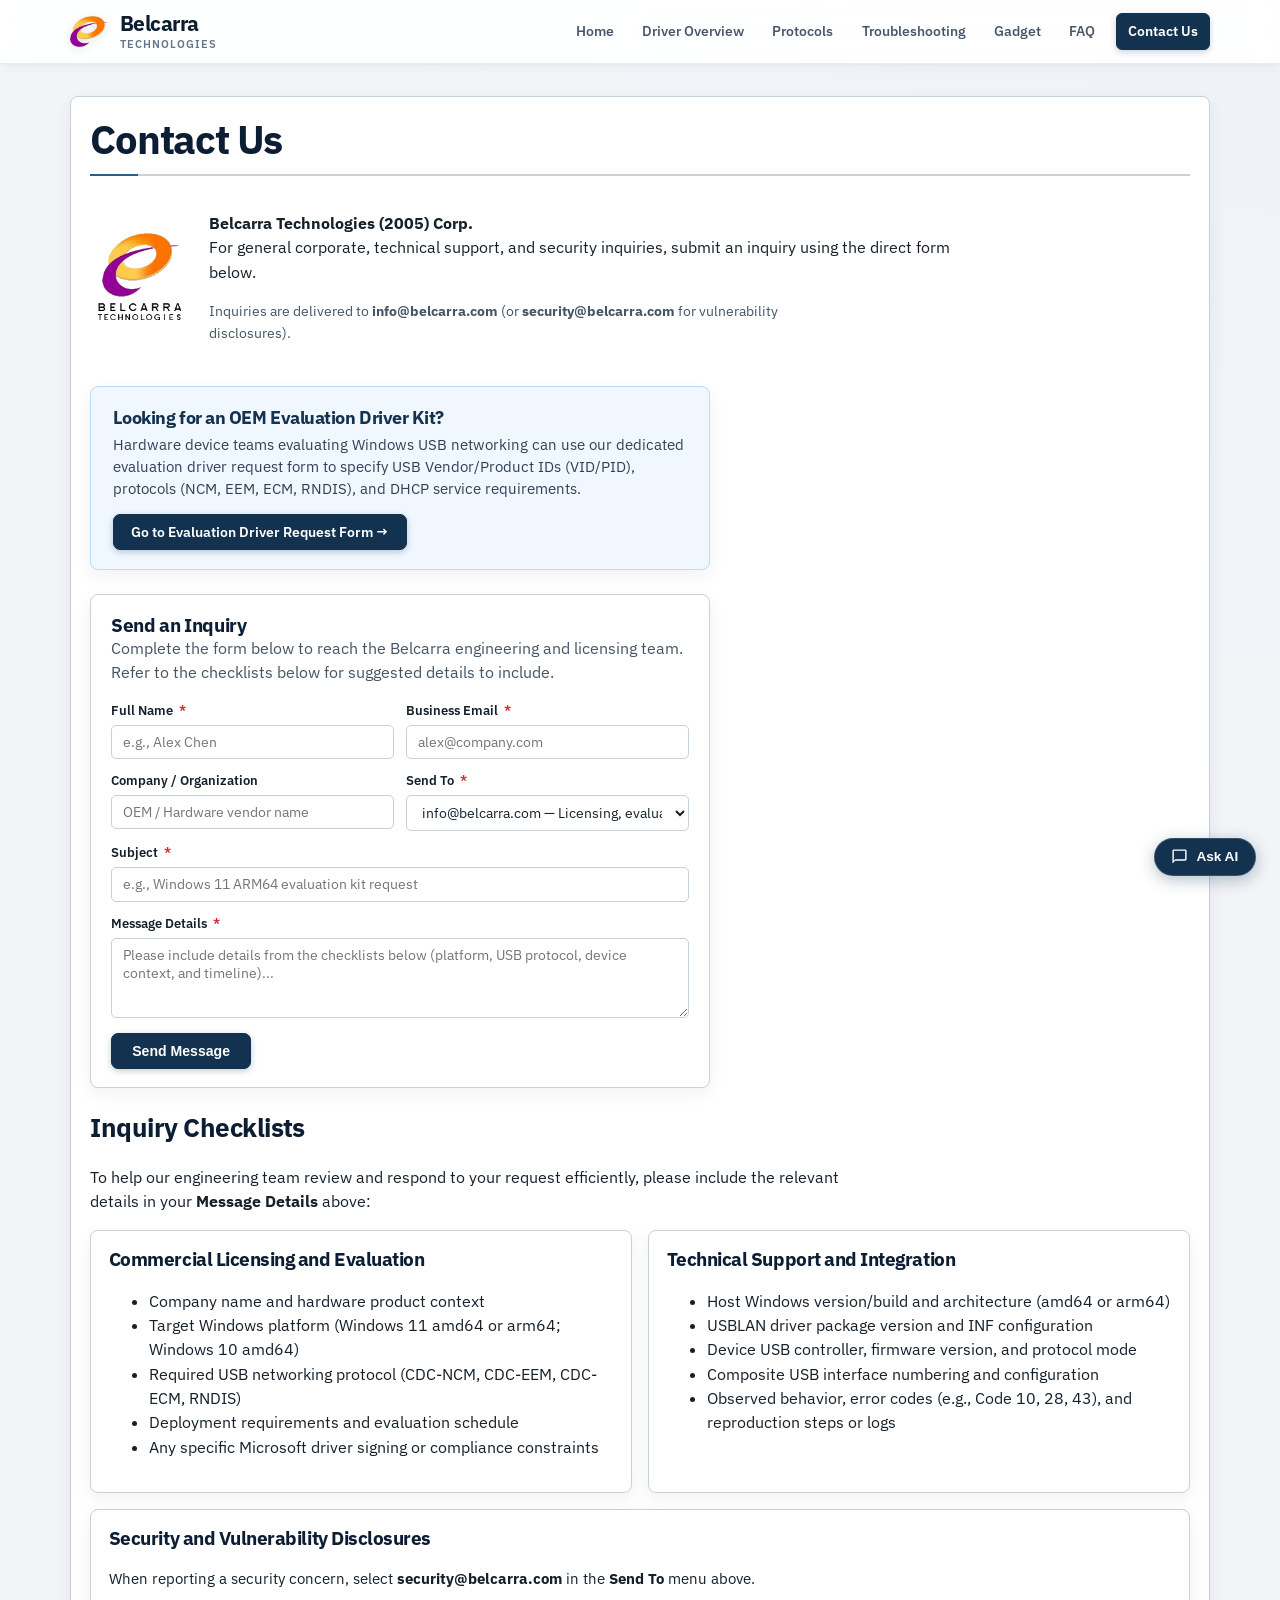
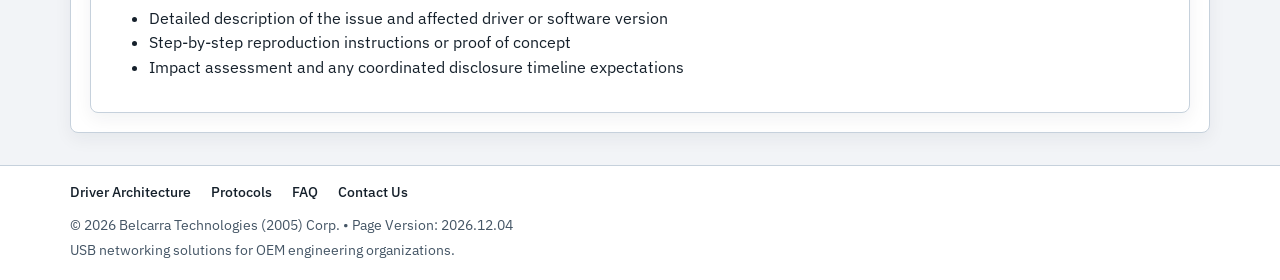
<file: contact-us.html>
<!doctype html>
<html lang="en">
<head>
  <meta charset="utf-8">
  <meta name="viewport" content="width=device-width, initial-scale=1">
  <title>Contact Belcarra Technologies | OEM Driver Licensing and Engineering</title>
  <meta name="description" content="Contact Belcarra Technologies for OEM licensing evaluations, custom USB networking drivers, protocol consultation, and technical support.">
  <meta name="keywords" content="contact Belcarra, USBLAN evaluation kit, OEM USB driver licensing, custom USB driver development, MCCI, Thesycon, Lineo alternative, Belcarra Technologies">
  <link rel="canonical" href="https://www.belcarra.com/contact-us.html">
  <meta property="og:title" content="Contact Belcarra Technologies | OEM Driver Licensing and Engineering">
  <meta property="og:description" content="Contact Belcarra Technologies for OEM licensing evaluations, custom USB networking drivers, protocol consultation, and technical support.">
  <meta property="og:type" content="website">
  <meta property="og:url" content="https://www.belcarra.com/contact-us.html">
  <meta property="og:site_name" content="Belcarra Technologies">
  <meta property="og:image" content="https://www.belcarra.com/assets/belcarra-logo.png">
  <meta name="twitter:card" content="summary_large_image">
  <meta name="twitter:title" content="Contact Belcarra Technologies | OEM Driver Licensing and Engineering">
  <meta name="twitter:description" content="Contact Belcarra Technologies for OEM licensing evaluations, custom USB networking drivers, protocol consultation, and technical support.">
  <meta name="twitter:image" content="https://www.belcarra.com/assets/belcarra-logo.png">
  <script type="application/ld+json">
  {
    "@context": "https://schema.org",
    "@type": "ContactPage",
    "name": "Contact Belcarra Technologies",
    "url": "https://www.belcarra.com/contact-us.html",
    "mainEntity": {
      "@type": "Organization",
      "name": "Belcarra Technologies",
      "email": "info@belcarra.com",
      "contactPoint": [
        {
          "@type": "ContactPoint",
          "contactType": "corporate administration and licensing",
          "email": "info@belcarra.com"
        },
        {
          "@type": "ContactPoint",
          "contactType": "security reporting",
          "email": "security@belcarra.com"
        }
      ]
    }
  }
  </script>
    <link rel="icon" type="image/x-icon" href="favicon.ico">
  <link rel="icon" type="image/png" sizes="32x32" href="assets/favicon-32x32.png">
  <link rel="icon" type="image/png" sizes="16x16" href="assets/favicon-16x16.png">
  <link rel="apple-touch-icon" sizes="180x180" href="assets/apple-touch-icon.png">
  <link rel="preconnect" href="https://fonts.googleapis.com">
  <link rel="preconnect" href="https://fonts.gstatic.com" crossorigin>
  <link href="https://fonts.googleapis.com/css2?family=IBM+Plex+Sans:wght@400;500;600;700&display=swap" rel="stylesheet">
  <link rel="stylesheet" href="assets/styles.css">
</head>
<body>
  <header class="topbar">
    <div class="wrap topbar-inner">
      <div class="topbar-brand-row">
        <a class="brand" href="index.html" aria-label="Belcarra Technologies Home">
          <img src="assets/belcarra-mark.png" alt="Belcarra" class="brand-mark-img" width="38" height="32">
          <span class="brand-text">
            <span class="brand-title">Belcarra</span>
            <span class="brand-subtitle">Technologies</span>
          </span>
        </a>
        <button type="button" class="nav-toggle" id="nav-toggle" aria-expanded="false" aria-controls="primary-nav" aria-label="Toggle navigation menu">
          <span class="nav-toggle-bar"></span>
          <span class="nav-toggle-bar"></span>
          <span class="nav-toggle-bar"></span>
        </button>
      </div>
      <nav id="primary-nav" class="nav-menu" aria-label="Primary">
        <ul class="tabs">
          <li><a href="index.html">Home</a></li>
          <li><a href="driver-overview.html">Driver Overview</a></li>
          <li><a href="protocols.html">Protocols</a></li>          <li><a href="troubleshooting.html">Troubleshooting</a></li>
          <li><a href="gadget.html">Gadget</a></li>
          <li><a href="faq.html">FAQ</a></li>
          <li><a class="active" href="contact-us.html">Contact Us</a></li>
        </ul>
      </nav>
    </div>
  </header>
  <main class="section">
    <div class="wrap prose">
      <h1>Contact Us</h1>
      <div class="contact-header">
        <img src="assets/belcarra-logo.png" alt="Belcarra Technologies Logo" class="contact-logo" width="148" height="141">
        <div>
          <p><strong>Belcarra Technologies (2005) Corp.</strong><br>
          For general corporate, technical support, and security inquiries, submit an inquiry using the direct form below.</p>
          <p class="contact-notice">Inquiries are delivered to <strong>info@belcarra.com</strong> (or <strong>security@belcarra.com</strong> for vulnerability disclosures).</p>
        </div>
      </div>

      <!-- Distinct Evaluation Driver Callout -->
      <div class="card" style="background: #f0f7ff; border-color: #bcdbfc; margin-bottom: 1.5rem; padding: 1.2rem 1.35rem; max-width: 620px;">
        <h3 style="margin: 0 0 0.35rem; font-size: 1.15rem; color: #123250;">Looking for an OEM Evaluation Driver Kit?</h3>
        <p style="margin: 0 0 0.85rem; font-size: 0.92rem; color: #334155; line-height: 1.5;">
          Hardware device teams evaluating Windows USB networking can use our dedicated evaluation driver request form to specify USB Vendor/Product IDs (VID/PID), protocols (NCM, EEM, ECM, RNDIS), and DHCP service requirements.
        </p>
        <a href="evaluation-request.html" class="btn btn-primary" style="font-size: 0.88rem; padding: 0.5rem 1.1rem;">Go to Evaluation Driver Request Form →</a>
      </div>

      <div class="contact-form-card">
        <h2>Send an Inquiry</h2>
        <p class="section-intro">Complete the form below to reach the Belcarra engineering and licensing team. Refer to the checklists below for suggested details to include.</p>

        <form id="contact-form" class="contact-form" action="/api/contact" method="POST">
          <div class="form-row">
            <div class="form-group">
              <label for="contact-name" class="form-label">Full Name <span class="required">*</span></label>
              <input type="text" id="contact-name" name="name" maxlength="120" class="form-control" required placeholder="e.g., Alex Chen">
            </div>
            <div class="form-group">
              <label for="contact-email" class="form-label">Business Email <span class="required">*</span></label>
              <input type="email" id="contact-email" name="email" maxlength="254" class="form-control" required placeholder="alex@company.com">
            </div>
          </div>

          <div class="form-row">
            <div class="form-group">
              <label for="contact-company" class="form-label">Company / Organization</label>
              <input type="text" id="contact-company" name="company" maxlength="200" class="form-control" placeholder="OEM / Hardware vendor name">
            </div>
            <div class="form-group">
              <label for="contact-type" class="form-label">Send To <span class="required">*</span></label>
              <select id="contact-type" name="inquiry_type" class="form-control" required>
                <option value="info">info@belcarra.com — Licensing, evaluation and technical inquiries</option>
                <option value="security">security@belcarra.com — Security and vulnerability disclosures</option>
              </select>
            </div>
          </div>

          <div class="form-group">
            <label for="contact-subject" class="form-label">Subject <span class="required">*</span></label>
            <input type="text" id="contact-subject" name="subject" maxlength="200" class="form-control" required placeholder="e.g., Windows 11 ARM64 evaluation kit request">
          </div>

          <div class="form-group">
            <label for="contact-message" class="form-label">Message Details <span class="required">*</span></label>
            <textarea id="contact-message" name="message" maxlength="10000" class="form-control" rows="3" required placeholder="Please include details from the checklists below (platform, USB protocol, device context, and timeline)..."></textarea>
          </div>

          <div class="contact-honeypot" aria-hidden="true">
            <label for="contact-website">Leave this field empty</label>
            <input id="contact-website" name="website" type="text" tabindex="-1" autocomplete="off">
          </div>

          <noscript><p>Please enable JavaScript to submit this form, or email info@belcarra.com or security@belcarra.com directly.</p></noscript>
          <div id="contact-status" class="form-status" style="display: none;" role="alert"></div>

          <div class="form-submit-row">
            <button type="submit" id="contact-submit" class="btn btn-primary form-submit-btn">
              <span id="contact-submit-text">Send Message</span>
            </button>
          </div>
        </form>
      </div>

      <h2>Inquiry Checklists</h2>
      <p>To help our engineering team review and respond to your request efficiently, please include the relevant details in your <strong>Message Details</strong> above:</p>

      <div class="grid-2">
        <div class="card">
          <h3>Commercial Licensing and Evaluation</h3>
          <ul>
            <li>Company name and hardware product context</li>
            <li>Target Windows platform (Windows 11 amd64 or arm64; Windows 10 amd64)</li>
            <li>Required USB networking protocol (CDC-NCM, CDC-EEM, CDC-ECM, RNDIS)</li>
            <li>Deployment requirements and evaluation schedule</li>
            <li>Any specific Microsoft driver signing or compliance constraints</li>
          </ul>
        </div>

        <div class="card">
          <h3>Technical Support and Integration</h3>
          <ul>
            <li>Host Windows version/build and architecture (amd64 or arm64)</li>
            <li>USBLAN driver package version and INF configuration</li>
            <li>Device USB controller, firmware version, and protocol mode</li>
            <li>Composite USB interface numbering and configuration</li>
            <li>Observed behavior, error codes (e.g., Code 10, 28, 43), and reproduction steps or logs</li>
          </ul>
        </div>
      </div>

      <div class="card" style="margin-top: 1rem;">
        <h3>Security and Vulnerability Disclosures</h3>
        <p style="margin-bottom: 0.5rem; font-size: 0.92rem;">When reporting a security concern, select <strong>security@belcarra.com</strong> in the <strong>Send To</strong> menu above.</p>
        <ul>
          <li>Detailed description of the issue and affected driver or software version</li>
          <li>Step-by-step reproduction instructions or proof of concept</li>
          <li>Impact assessment and any coordinated disclosure timeline expectations</li>
        </ul>
      </div>
    </div>
  </main>

  <footer class="footer">
    <div class="wrap footer-inner">
      <nav class="footer-links" aria-label="Footer navigation">
        <a href="driver-overview.html">Driver Architecture</a>
        <a href="protocols.html">Protocols</a>
        <a href="faq.html">FAQ</a>
        <a href="contact-us.html">Contact Us</a>
      </nav>
      <p>© <span id="year"></span> Belcarra Technologies (2005) Corp. &bull; Page Version: <span class="page-version">2026.11.12</span></p>
      <p>USB networking solutions for OEM engineering organizations.</p>
    </div>
  </footer>

  <script defer src="assets/site.js"></script>
</body>
</html>
</file>
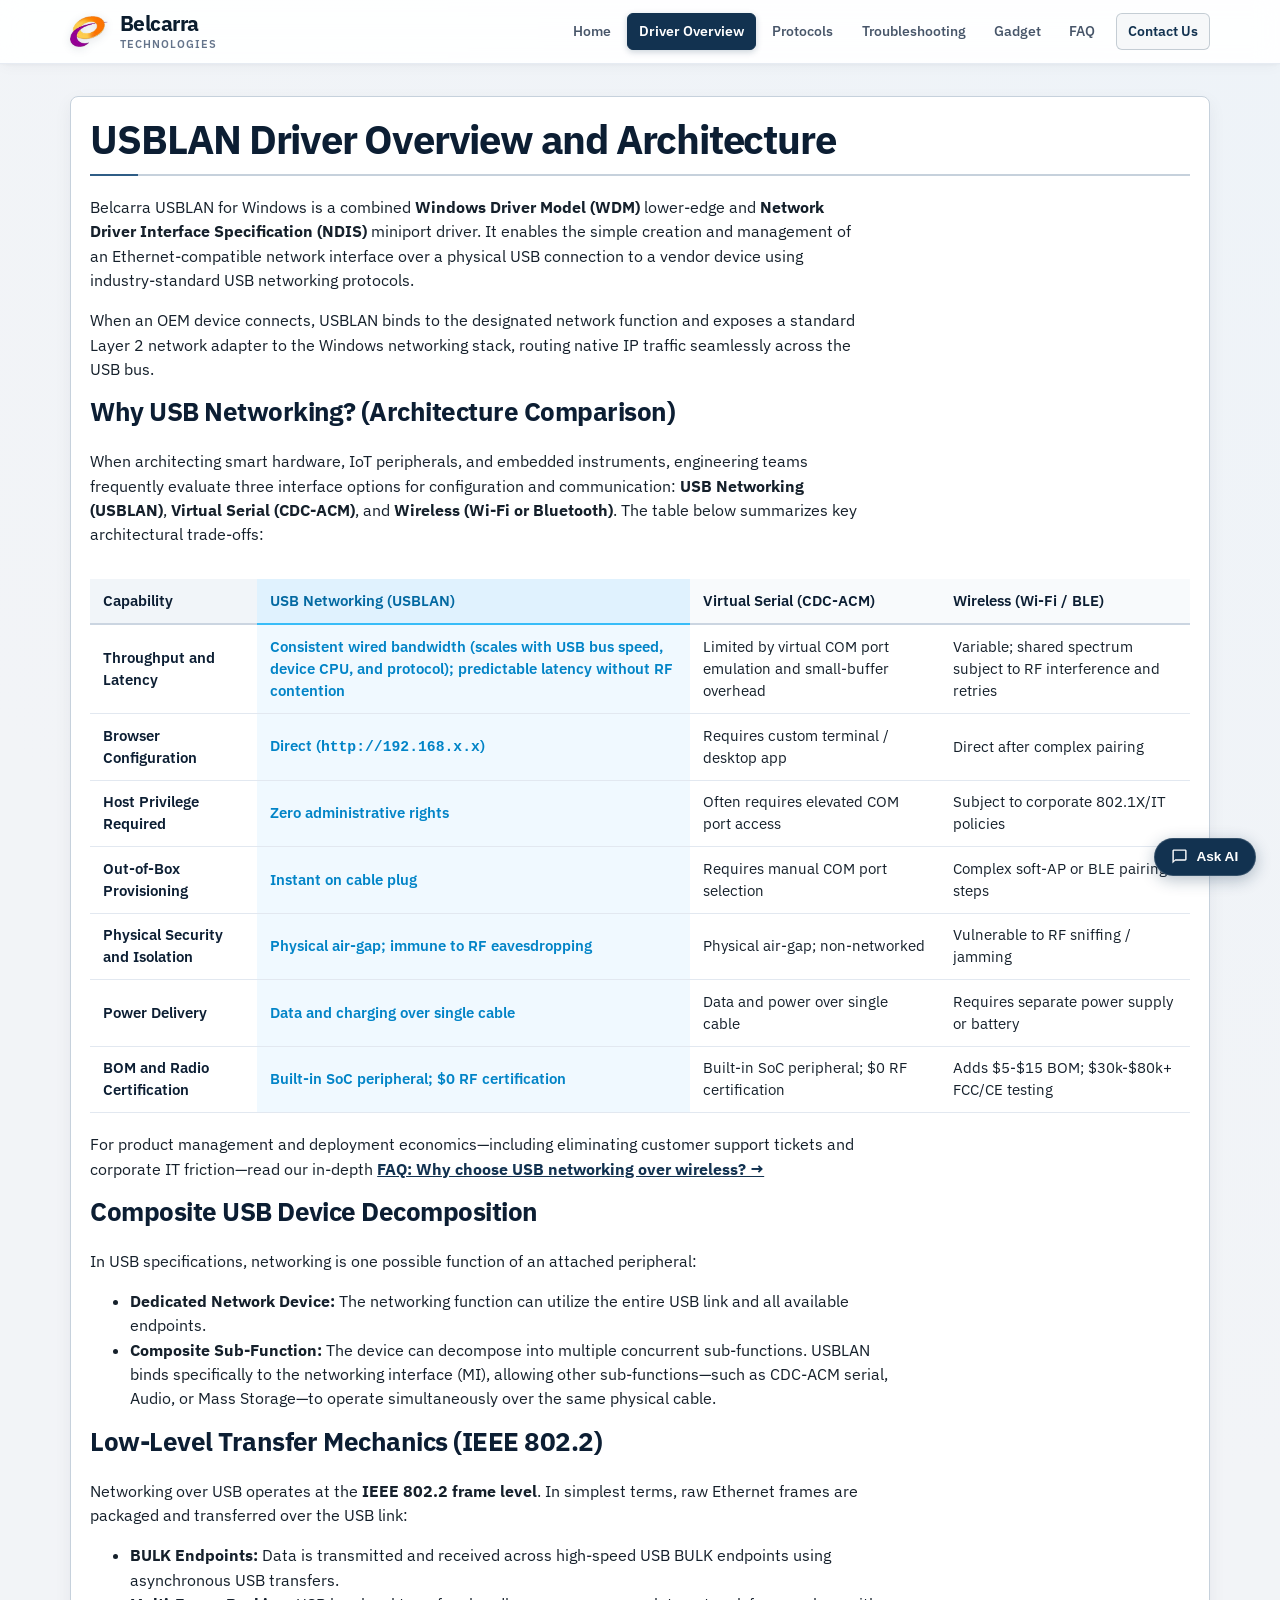
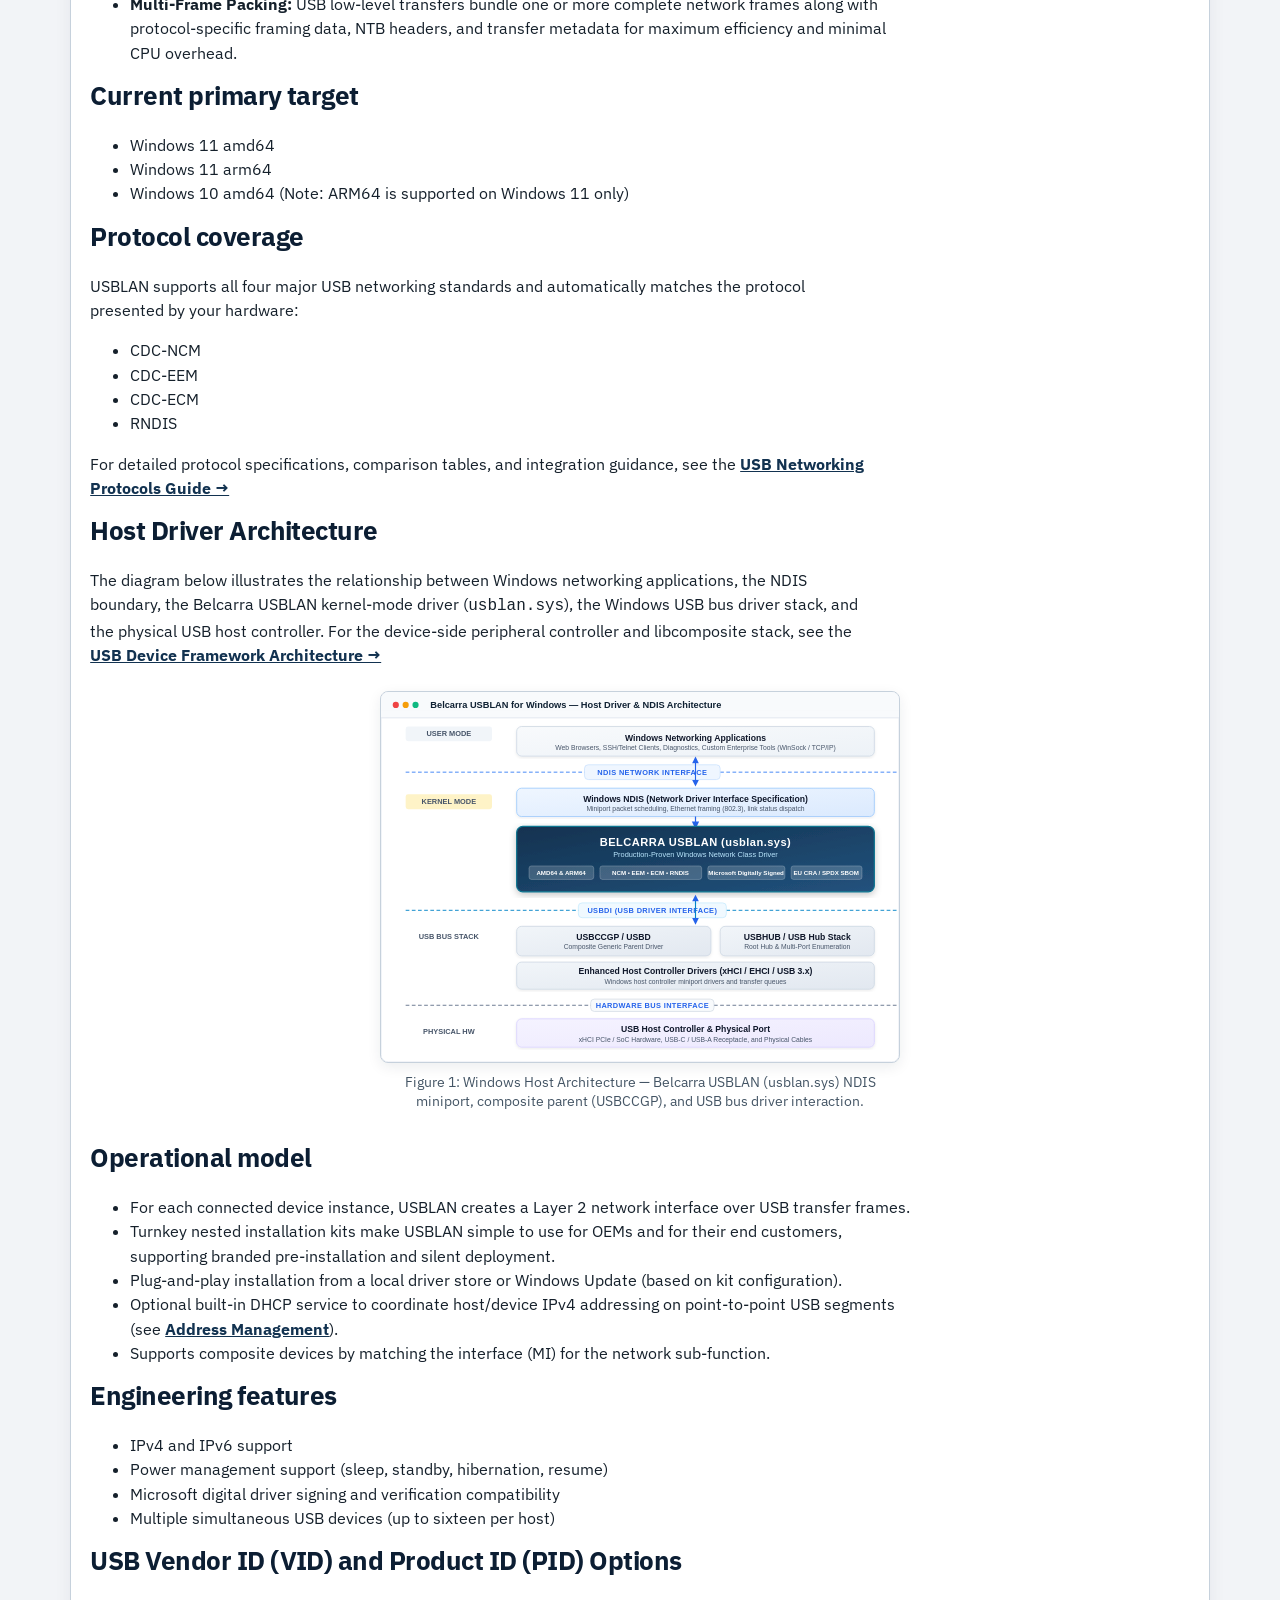
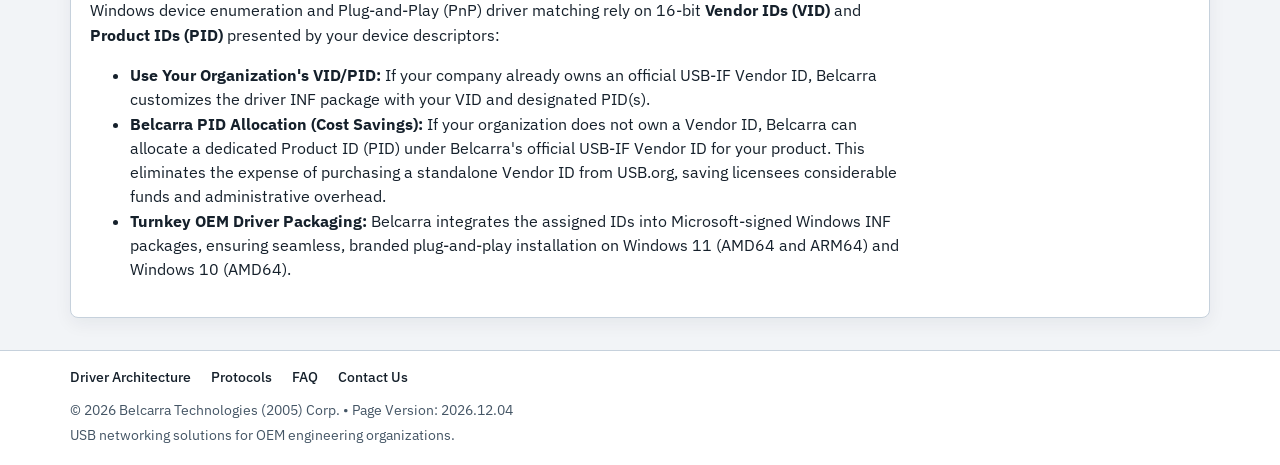
<file: driver-overview.html>
<!doctype html>
<html lang="en">
<head>
  <meta charset="utf-8">
  <meta name="viewport" content="width=device-width, initial-scale=1">
  <title>USBLAN Driver Overview and Architecture | Belcarra</title>
  <meta name="description" content="Technical overview of Belcarra USBLAN for Windows: kernel-mode architecture, NDIS integration, Microsoft digital driver signing, and OEM deployment on AMD64 and ARM64.">
  <meta name="keywords" content="USBLAN driver, USB networking architecture, Windows 11 AMD64, Windows 11 ARM64, NDIS 6, kernel-mode driver, Microsoft driver signing, digital signing, USB Vendor ID, Vendor Identification number, Product ID, Product Info number, USB.org, USB-IF, MCCI, Thesycon, Lineo, Belcarra, USB driver solutions">
  <link rel="canonical" href="https://www.belcarra.com/driver-overview.html">
  <meta property="og:title" content="USBLAN Driver Overview and Architecture | Belcarra">
  <meta property="og:description" content="Technical overview of Belcarra USBLAN for Windows: kernel-mode architecture, NDIS integration, Microsoft digital driver signing, and OEM deployment on AMD64 and ARM64.">
  <meta property="og:type" content="article">
  <meta property="og:url" content="https://www.belcarra.com/driver-overview.html">
  <meta property="og:site_name" content="Belcarra Technologies">
  <meta property="og:image" content="https://www.belcarra.com/assets/belcarra-logo.png">
  <meta name="twitter:card" content="summary_large_image">
  <meta name="twitter:title" content="USBLAN Driver Overview and Architecture | Belcarra">
  <meta name="twitter:description" content="Technical overview of Belcarra USBLAN for Windows: kernel-mode architecture, NDIS integration, Microsoft digital driver signing, and OEM deployment on AMD64 and ARM64.">
  <meta name="twitter:image" content="https://www.belcarra.com/assets/belcarra-logo.png">
  <script type="application/ld+json">
  {
    "@context": "https://schema.org",
    "@type": "TechArticle",
    "headline": "Belcarra USBLAN Driver Overview and Architecture",
    "description": "Technical architecture, platform support, USB Vendor ID/Product ID requirements, and deployment lifecycle for Belcarra USBLAN Windows drivers.",
    "keywords": "USBLAN driver, USB networking architecture, Windows 11 AMD64, Windows 11 ARM64, NDIS 6, kernel-mode driver, USB Vendor ID, Product ID, USB.org, USB-IF, MCCI, Thesycon, Lineo, Belcarra",
    "url": "https://www.belcarra.com/driver-overview.html",
    "author": {
      "@type": "Organization",
      "name": "Belcarra Technologies"
    }
  }
  </script>
    <link rel="icon" type="image/x-icon" href="favicon.ico">
  <link rel="icon" type="image/png" sizes="32x32" href="assets/favicon-32x32.png">
  <link rel="icon" type="image/png" sizes="16x16" href="assets/favicon-16x16.png">
  <link rel="apple-touch-icon" sizes="180x180" href="assets/apple-touch-icon.png">
  <link rel="preconnect" href="https://fonts.googleapis.com">
  <link rel="preconnect" href="https://fonts.gstatic.com" crossorigin>
  <link href="https://fonts.googleapis.com/css2?family=IBM+Plex+Sans:wght@400;500;600;700&display=swap" rel="stylesheet">
  <link rel="stylesheet" href="assets/styles.css">
</head>
<body>
  <header class="topbar">
    <div class="wrap topbar-inner">
      <div class="topbar-brand-row">
        <a class="brand" href="index.html" aria-label="Belcarra Technologies Home">
          <img src="assets/belcarra-mark.png" alt="Belcarra" class="brand-mark-img" width="38" height="32">
          <span class="brand-text">
            <span class="brand-title">Belcarra</span>
            <span class="brand-subtitle">Technologies</span>
          </span>
        </a>
        <button type="button" class="nav-toggle" id="nav-toggle" aria-expanded="false" aria-controls="primary-nav" aria-label="Toggle navigation menu">
          <span class="nav-toggle-bar"></span>
          <span class="nav-toggle-bar"></span>
          <span class="nav-toggle-bar"></span>
        </button>
      </div>
      <nav id="primary-nav" class="nav-menu" aria-label="Primary">
        <ul class="tabs">
          <li><a href="index.html">Home</a></li>
          <li><a class="active" href="driver-overview.html">Driver Overview</a></li>
          <li><a href="protocols.html">Protocols</a></li>          <li><a href="troubleshooting.html">Troubleshooting</a></li>
          <li><a href="gadget.html">Gadget</a></li>
          <li><a href="faq.html">FAQ</a></li>
          <li><a href="contact-us.html">Contact Us</a></li>
        </ul>
      </nav>
    </div>
  </header>
  <main class="section">
    <div class="wrap prose">
      <h1>USBLAN Driver Overview and Architecture</h1>
      <p>Belcarra USBLAN for Windows is a combined <strong>Windows Driver Model (WDM)</strong> lower-edge and <strong>Network Driver Interface Specification (NDIS)</strong> miniport driver. It enables the simple creation and management of an Ethernet-compatible network interface over a physical USB connection to a vendor device using industry-standard USB networking protocols.</p>
      <p>When an OEM device connects, USBLAN binds to the designated network function and exposes a standard Layer 2 network adapter to the Windows networking stack, routing native IP traffic seamlessly across the USB bus.</p>

      <h2 id="why-usb">Why USB Networking? (Architecture Comparison)</h2>
      <p>When architecting smart hardware, IoT peripherals, and embedded instruments, engineering teams frequently evaluate three interface options for configuration and communication: <strong>USB Networking (USBLAN)</strong>, <strong>Virtual Serial (CDC-ACM)</strong>, and <strong>Wireless (Wi-Fi or Bluetooth)</strong>. The table below summarizes key architectural trade-offs:</p>

      <div class="table-responsive" style="overflow-x: auto; margin: 1.2rem 0;">
        <table class="compare-table" style="width: 100%; border-collapse: collapse; font-size: 0.92rem;">
          <thead>
            <tr>
              <th style="padding: 0.7rem 0.8rem; background: #f1f5f9; border-bottom: 2px solid #cbd5e1; text-align: left;">Capability</th>
              <th style="padding: 0.7rem 0.8rem; background: #e0f2fe; border-bottom: 2px solid #38bdf8; text-align: left; color: #0369a1;">USB Networking (USBLAN)</th>
              <th style="padding: 0.7rem 0.8rem; background: #f8fafc; border-bottom: 2px solid #cbd5e1; text-align: left;">Virtual Serial (CDC-ACM)</th>
              <th style="padding: 0.7rem 0.8rem; background: #f8fafc; border-bottom: 2px solid #cbd5e1; text-align: left;">Wireless (Wi-Fi / BLE)</th>
            </tr>
          </thead>
          <tbody>
            <tr>
              <td style="padding: 0.65rem 0.8rem; border-bottom: 1px solid #e2e8f0; font-weight: 600;">Throughput and Latency</td>
              <td style="padding: 0.65rem 0.8rem; border-bottom: 1px solid #e2e8f0; background: #f0f9ff; font-weight: 600; color: #0284c7;">Consistent wired bandwidth (scales with USB bus speed, device CPU, and protocol); predictable latency without RF contention</td>
              <td style="padding: 0.65rem 0.8rem; border-bottom: 1px solid #e2e8f0;">Limited by virtual COM port emulation and small-buffer overhead</td>
              <td style="padding: 0.65rem 0.8rem; border-bottom: 1px solid #e2e8f0;">Variable; shared spectrum subject to RF interference and retries</td>
            </tr>
            <tr>
              <td style="padding: 0.65rem 0.8rem; border-bottom: 1px solid #e2e8f0; font-weight: 600;">Browser Configuration</td>
              <td style="padding: 0.65rem 0.8rem; border-bottom: 1px solid #e2e8f0; background: #f0f9ff; font-weight: 600; color: #0284c7;">Direct (<code>http://192.168.x.x</code>)</td>
              <td style="padding: 0.65rem 0.8rem; border-bottom: 1px solid #e2e8f0;">Requires custom terminal / desktop app</td>
              <td style="padding: 0.65rem 0.8rem; border-bottom: 1px solid #e2e8f0;">Direct after complex pairing</td>
            </tr>
            <tr>
              <td style="padding: 0.65rem 0.8rem; border-bottom: 1px solid #e2e8f0; font-weight: 600;">Host Privilege Required</td>
              <td style="padding: 0.65rem 0.8rem; border-bottom: 1px solid #e2e8f0; background: #f0f9ff; font-weight: 600; color: #0284c7;">Zero administrative rights</td>
              <td style="padding: 0.65rem 0.8rem; border-bottom: 1px solid #e2e8f0;">Often requires elevated COM port access</td>
              <td style="padding: 0.65rem 0.8rem; border-bottom: 1px solid #e2e8f0;">Subject to corporate 802.1X/IT policies</td>
            </tr>
            <tr>
              <td style="padding: 0.65rem 0.8rem; border-bottom: 1px solid #e2e8f0; font-weight: 600;">Out-of-Box Provisioning</td>
              <td style="padding: 0.65rem 0.8rem; border-bottom: 1px solid #e2e8f0; background: #f0f9ff; font-weight: 600; color: #0284c7;">Instant on cable plug</td>
              <td style="padding: 0.65rem 0.8rem; border-bottom: 1px solid #e2e8f0;">Requires manual COM port selection</td>
              <td style="padding: 0.65rem 0.8rem; border-bottom: 1px solid #e2e8f0;">Complex soft-AP or BLE pairing steps</td>
            </tr>
            <tr>
              <td style="padding: 0.65rem 0.8rem; border-bottom: 1px solid #e2e8f0; font-weight: 600;">Physical Security and Isolation</td>
              <td style="padding: 0.65rem 0.8rem; border-bottom: 1px solid #e2e8f0; background: #f0f9ff; font-weight: 600; color: #0284c7;">Physical air-gap; immune to RF eavesdropping</td>
              <td style="padding: 0.65rem 0.8rem; border-bottom: 1px solid #e2e8f0;">Physical air-gap; non-networked</td>
              <td style="padding: 0.65rem 0.8rem; border-bottom: 1px solid #e2e8f0;">Vulnerable to RF sniffing / jamming</td>
            </tr>
            <tr>
              <td style="padding: 0.65rem 0.8rem; border-bottom: 1px solid #e2e8f0; font-weight: 600;">Power Delivery</td>
              <td style="padding: 0.65rem 0.8rem; border-bottom: 1px solid #e2e8f0; background: #f0f9ff; font-weight: 600; color: #0284c7;">Data and charging over single cable</td>
              <td style="padding: 0.65rem 0.8rem; border-bottom: 1px solid #e2e8f0;">Data and power over single cable</td>
              <td style="padding: 0.65rem 0.8rem; border-bottom: 1px solid #e2e8f0;">Requires separate power supply or battery</td>
            </tr>
            <tr>
              <td style="padding: 0.65rem 0.8rem; border-bottom: 1px solid #e2e8f0; font-weight: 600;">BOM and Radio Certification</td>
              <td style="padding: 0.65rem 0.8rem; border-bottom: 1px solid #e2e8f0; background: #f0f9ff; font-weight: 600; color: #0284c7;">Built-in SoC peripheral; $0 RF certification</td>
              <td style="padding: 0.65rem 0.8rem; border-bottom: 1px solid #e2e8f0;">Built-in SoC peripheral; $0 RF certification</td>
              <td style="padding: 0.65rem 0.8rem; border-bottom: 1px solid #e2e8f0;">Adds $5-$15 BOM; $30k-$80k+ FCC/CE testing</td>
            </tr>
          </tbody>
        </table>
      </div>
      <p>For product management and deployment economics—including eliminating customer support tickets and corporate IT friction—read our in-depth <a href="faq.html#usb-vs-wireless"><strong>FAQ: Why choose USB networking over wireless? →</strong></a></p>

      <h2>Composite USB Device Decomposition</h2>
      <p>In USB specifications, networking is one possible function of an attached peripheral:</p>
      <ul>
        <li><strong>Dedicated Network Device:</strong> The networking function can utilize the entire USB link and all available endpoints.</li>
        <li><strong>Composite Sub-Function:</strong> The device can decompose into multiple concurrent sub-functions. USBLAN binds specifically to the networking interface (MI), allowing other sub-functions—such as CDC-ACM serial, Audio, or Mass Storage—to operate simultaneously over the same physical cable.</li>
      </ul>

      <h2>Low-Level Transfer Mechanics (IEEE 802.2)</h2>
      <p>Networking over USB operates at the <strong>IEEE 802.2 frame level</strong>. In simplest terms, raw Ethernet frames are packaged and transferred over the USB link:</p>
      <ul>
        <li><strong>BULK Endpoints:</strong> Data is transmitted and received across high-speed USB BULK endpoints using asynchronous USB transfers.</li>
        <li><strong>Multi-Frame Packing:</strong> USB low-level transfers bundle one or more complete network frames along with protocol-specific framing data, NTB headers, and transfer metadata for maximum efficiency and minimal CPU overhead.</li>
      </ul>

      <h2>Current primary target</h2>
      <ul>
        <li>Windows 11 amd64</li>
        <li>Windows 11 arm64</li>
        <li>Windows 10 amd64 (Note: ARM64 is supported on Windows 11 only)</li>
      </ul>

      <h2>Protocol coverage</h2>
      <p>USBLAN supports all four major USB networking standards and automatically matches the protocol presented by your hardware:</p>
      <ul>
        <li>CDC-NCM</li>
        <li>CDC-EEM</li>
        <li>CDC-ECM</li>
        <li>RNDIS</li>
      </ul>
      <p>For detailed protocol specifications, comparison tables, and integration guidance, see the <a href="protocols.html"><strong>USB Networking Protocols Guide →</strong></a></p>

      <h2 id="architecture">Host Driver Architecture</h2>
      <p>The diagram below illustrates the relationship between Windows networking applications, the NDIS boundary, the Belcarra USBLAN kernel-mode driver (<code>usblan.sys</code>), the Windows USB bus driver stack, and the physical USB host controller. For the device-side peripheral controller and libcomposite stack, see the <a href="gadget.html#architecture"><strong>USB Device Framework Architecture →</strong></a></p>
      <figure class="diagram-figure">
        <img src="assets/architecture-usblan-windows.svg" alt="Belcarra USBLAN for Windows Architecture Diagram" class="diagram-img" width="840" height="600" loading="lazy">
        <figcaption>Figure 1: Windows Host Architecture — Belcarra USBLAN (usblan.sys) NDIS miniport, composite parent (USBCCGP), and USB bus driver interaction.</figcaption>
      </figure>

      <h2>Operational model</h2>
      <ul>
        <li>For each connected device instance, USBLAN creates a Layer 2 network interface over USB transfer frames.</li>
        <li>Turnkey nested installation kits make USBLAN simple to use for OEMs and for their end customers, supporting branded pre-installation and silent deployment.</li>
        <li>Plug-and-play installation from a local driver store or Windows Update (based on kit configuration).</li>
        <li>Optional built-in DHCP service to coordinate host/device IPv4 addressing on point-to-point USB segments (see <a href="address-management.html"><strong>Address Management</strong></a>).</li>
        <li>Supports composite devices by matching the interface (MI) for the network sub-function.</li>
      </ul>

      <h2>Engineering features</h2>
      <ul>
        <li>IPv4 and IPv6 support</li>
        <li>Power management support (sleep, standby, hibernation, resume)</li>
        <li>Microsoft digital driver signing and verification compatibility</li>
        <li>Multiple simultaneous USB devices (up to sixteen per host)</li>
      </ul>

      <h2>USB Vendor ID (VID) and Product ID (PID) Options</h2>
      <p>Windows device enumeration and Plug-and-Play (PnP) driver matching rely on 16-bit <strong>Vendor IDs (VID)</strong> and <strong>Product IDs (PID)</strong> presented by your device descriptors:</p>
      <ul>
        <li><strong>Use Your Organization's VID/PID:</strong> If your company already owns an official USB-IF Vendor ID, Belcarra customizes the driver INF package with your VID and designated PID(s).</li>
        <li><strong>Belcarra PID Allocation (Cost Savings):</strong> If your organization does not own a Vendor ID, Belcarra can allocate a dedicated Product ID (PID) under Belcarra's official USB-IF Vendor ID for your product. This eliminates the expense of purchasing a standalone Vendor ID from USB.org, saving licensees considerable funds and administrative overhead.</li>
        <li><strong>Turnkey OEM Driver Packaging:</strong> Belcarra integrates the assigned IDs into Microsoft-signed Windows INF packages, ensuring seamless, branded plug-and-play installation on Windows 11 (AMD64 and ARM64) and Windows 10 (AMD64).</li>
      </ul>
    </div>
  </main>

  <footer class="footer">
    <div class="wrap footer-inner">
      <nav class="footer-links" aria-label="Footer navigation">
        <a href="driver-overview.html">Driver Architecture</a>
        <a href="protocols.html">Protocols</a>
        <a href="faq.html">FAQ</a>
        <a href="contact-us.html">Contact Us</a>
      </nav>
      <p>© <span id="year"></span> Belcarra Technologies (2005) Corp. &bull; Page Version: <span class="page-version">2026.11.12</span></p>
      <p>USB networking solutions for OEM engineering organizations.</p>
    </div>
  </footer>

  <script defer src="assets/site.js"></script>
</body>
</html>
</file>
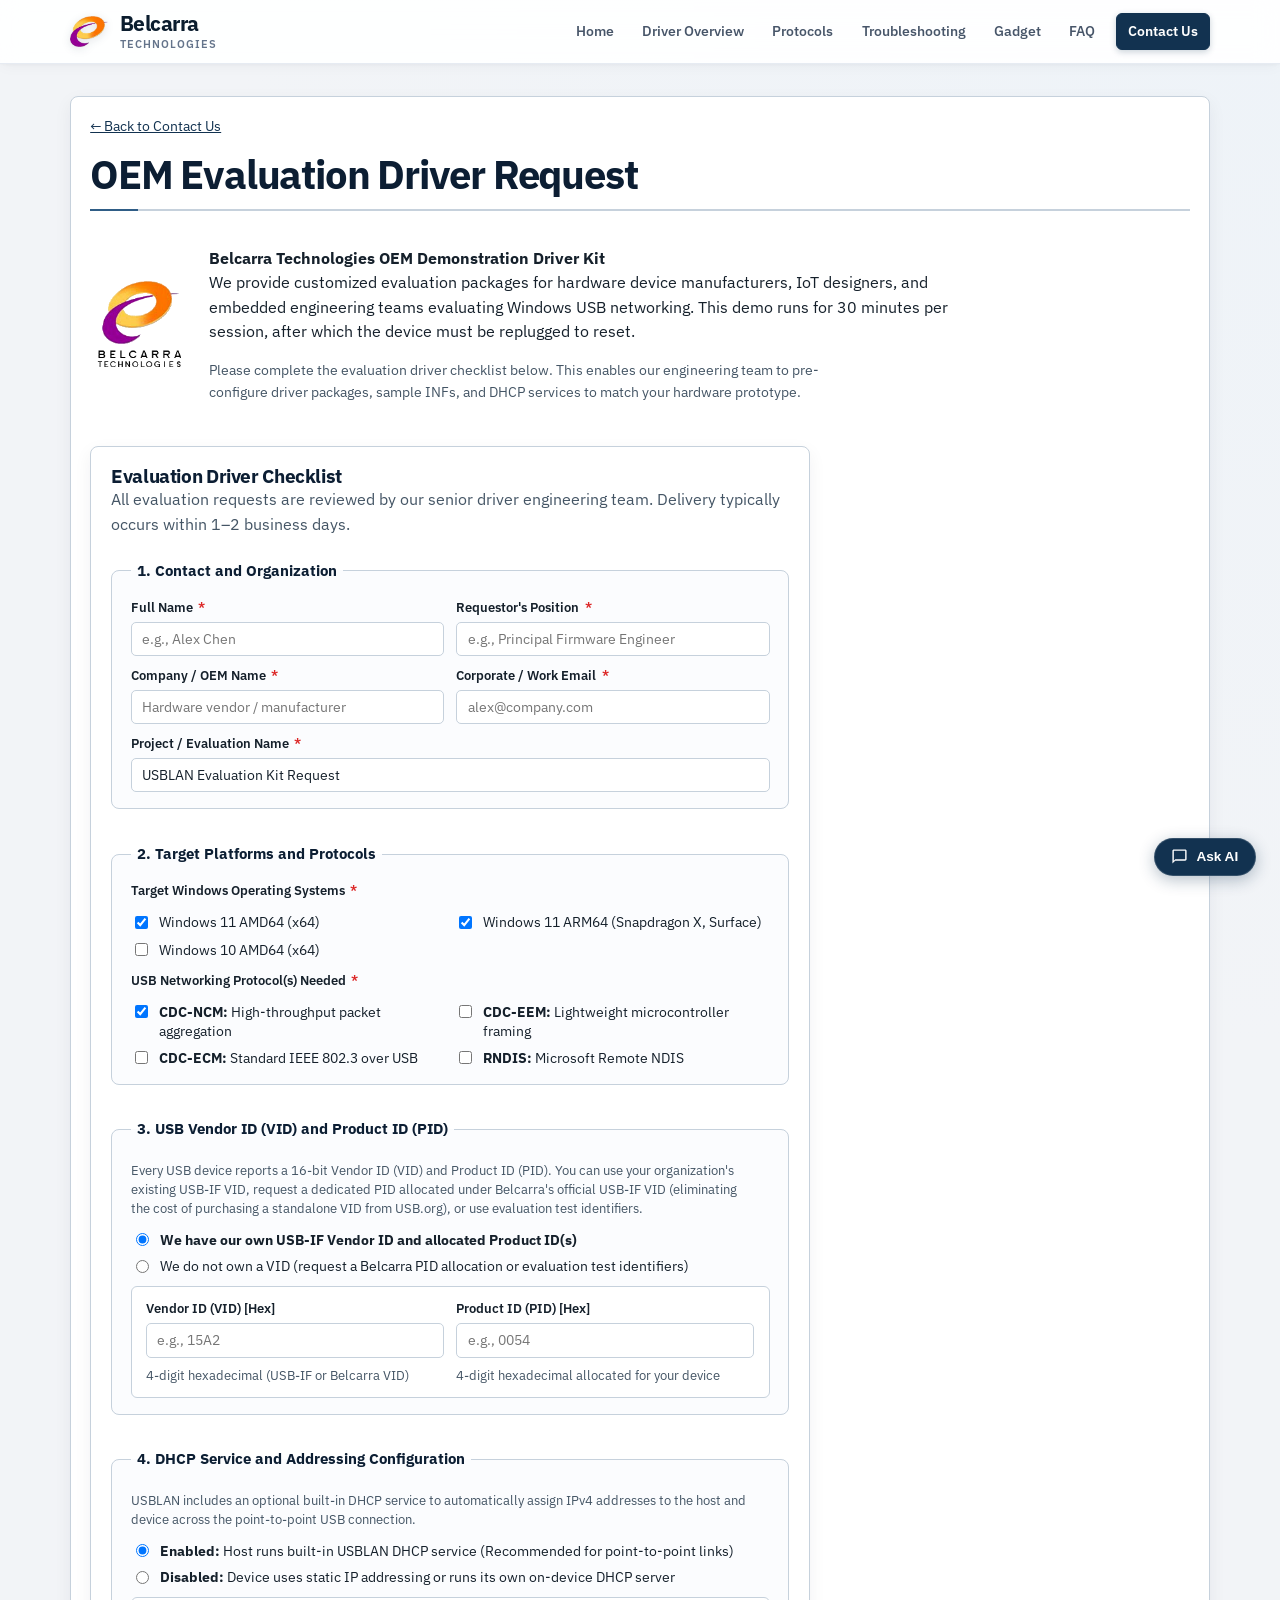
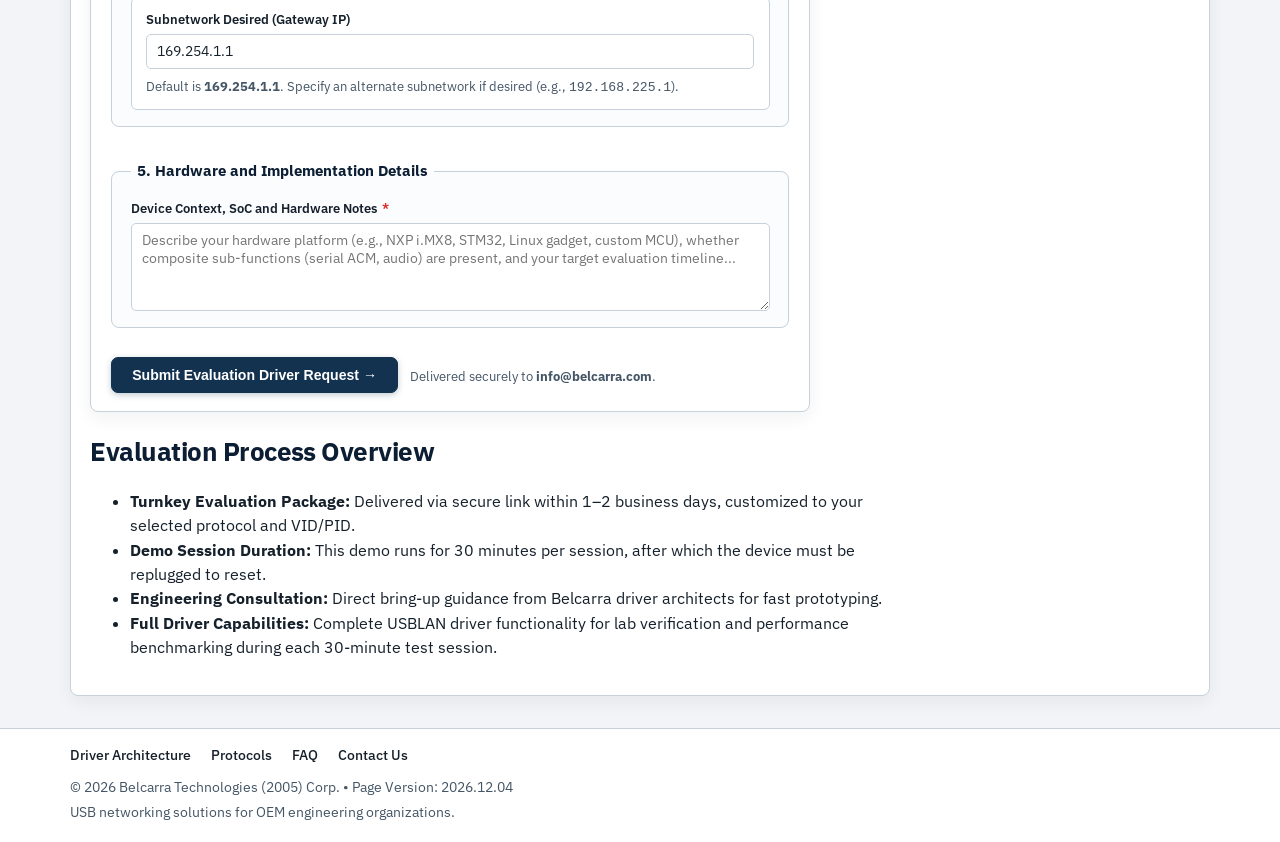
<file: evaluation-request.html>
<!doctype html>
<html lang="en">
<head>
  <meta charset="utf-8">
  <meta name="viewport" content="width=device-width, initial-scale=1">
  <title>OEM Evaluation Driver Request | Belcarra USBLAN</title>
  <meta name="description" content="Request a Belcarra USBLAN OEM Demonstration Driver Kit for Windows 11 (AMD64 and ARM64) and Windows 10 (AMD64). Specify your VID/PID, protocols, and DHCP requirements.">
  <meta name="keywords" content="USBLAN evaluation, evaluation driver request, Windows 11 USB driver eval, USB Vendor ID, Product ID, DHCP subnet, CDC-NCM, CDC-EEM, Belcarra">
  <link rel="canonical" href="https://www.belcarra.com/evaluation-request.html">
  <meta property="og:title" content="OEM Evaluation Driver Request | Belcarra USBLAN">
  <meta property="og:description" content="Request a Belcarra USBLAN OEM Demonstration Driver Kit for Windows 11 (AMD64 and ARM64) and Windows 10 (AMD64). Specify your VID/PID, protocols, and DHCP requirements.">
  <meta property="og:type" content="website">
  <meta property="og:url" content="https://www.belcarra.com/evaluation-request.html">
  <meta property="og:site_name" content="Belcarra Technologies">
  <meta property="og:image" content="https://www.belcarra.com/assets/belcarra-logo.png">
  <meta name="twitter:card" content="summary_large_image">
  <meta name="twitter:title" content="OEM Evaluation Driver Request | Belcarra USBLAN">
  <meta name="twitter:description" content="Request a Belcarra USBLAN OEM Demonstration Driver Kit for Windows 11 (AMD64 and ARM64) and Windows 10 (AMD64). Specify your VID/PID, protocols, and DHCP requirements.">
  <meta name="twitter:image" content="https://www.belcarra.com/assets/belcarra-logo.png">
  <script type="application/ld+json">
  {
    "@context": "https://schema.org",
    "@type": "ContactPage",
    "name": "Belcarra USBLAN Evaluation Driver Request",
    "url": "https://www.belcarra.com/evaluation-request.html",
    "description": "Evaluation kit request form for hardware OEMs evaluating Belcarra USBLAN Windows drivers.",
    "mainEntity": {
      "@type": "Organization",
      "name": "Belcarra Technologies",
      "email": "info@belcarra.com"
    }
  }
  </script>
  <link rel="icon" type="image/x-icon" href="favicon.ico">
  <link rel="icon" type="image/png" sizes="32x32" href="assets/favicon-32x32.png">
  <link rel="icon" type="image/png" sizes="16x16" href="assets/favicon-16x16.png">
  <link rel="apple-touch-icon" sizes="180x180" href="assets/apple-touch-icon.png">
  <link rel="preconnect" href="https://fonts.googleapis.com">
  <link rel="preconnect" href="https://fonts.gstatic.com" crossorigin>
  <link href="https://fonts.googleapis.com/css2?family=IBM+Plex+Sans:wght@400;500;600;700&display=swap" rel="stylesheet">
  <link rel="stylesheet" href="assets/styles.css">
</head>
<body>
  <header class="topbar">
    <div class="wrap topbar-inner">
      <div class="topbar-brand-row">
        <a class="brand" href="index.html" aria-label="Belcarra Technologies Home">
          <img src="assets/belcarra-mark.png" alt="Belcarra" class="brand-mark-img" width="38" height="32">
          <span class="brand-text">
            <span class="brand-title">Belcarra</span>
            <span class="brand-subtitle">Technologies</span>
          </span>
        </a>
        <button type="button" class="nav-toggle" id="nav-toggle" aria-expanded="false" aria-controls="primary-nav" aria-label="Toggle navigation menu">
          <span class="nav-toggle-bar"></span>
          <span class="nav-toggle-bar"></span>
          <span class="nav-toggle-bar"></span>
        </button>
      </div>
      <nav id="primary-nav" class="nav-menu" aria-label="Primary">
        <ul class="tabs">
          <li><a href="index.html">Home</a></li>
          <li><a href="driver-overview.html">Driver Overview</a></li>
          <li><a href="protocols.html">Protocols</a></li>          <li><a href="troubleshooting.html">Troubleshooting</a></li>
          <li><a href="gadget.html">Gadget</a></li>
          <li><a href="faq.html">FAQ</a></li>
          <li><a class="active" href="contact-us.html">Contact Us</a></li>
        </ul>
      </nav>
    </div>
  </header>

  <main class="section">
    <div class="wrap prose">
      <div style="margin-bottom: 0.85rem; font-size: 0.88rem;"><a href="contact-us.html">← Back to Contact Us</a></div>
      <h1>OEM Evaluation Driver Request</h1>
      <div class="contact-header">
        <img src="assets/belcarra-logo.png" alt="Belcarra Technologies Logo" class="contact-logo" width="148" height="141">
        <div>
          <p><strong>Belcarra Technologies OEM Demonstration Driver Kit</strong><br>
          We provide customized evaluation packages for hardware device manufacturers, IoT designers, and embedded engineering teams evaluating Windows USB networking. This demo runs for 30 minutes per session, after which the device must be replugged to reset.</p>
          <p class="contact-notice">Please complete the evaluation driver checklist below. This enables our engineering team to pre-configure driver packages, sample INFs, and DHCP services to match your hardware prototype.</p>
        </div>
      </div>

      <div class="contact-form-card" style="max-width: 720px;">
        <h2>Evaluation Driver Checklist</h2>
        <p class="section-intro">All evaluation requests are reviewed by our senior driver engineering team. Delivery typically occurs within 1–2 business days.</p>

        <form id="eval-form" class="contact-form" action="/api/contact" method="POST">
          <input type="hidden" name="inquiry_type" value="evaluation">

          <!-- Section 1: Contact Information -->
          <fieldset class="form-fieldset">
            <legend class="form-legend">1. Contact and Organization</legend>
            <div class="form-row">
              <div class="form-group">
                <label for="eval-name" class="form-label">Full Name <span class="required">*</span></label>
                <input type="text" id="eval-name" name="name" maxlength="120" class="form-control" required placeholder="e.g., Alex Chen">
              </div>
              <div class="form-group">
                <label for="eval-position" class="form-label">Requestor's Position <span class="required">*</span></label>
                <input type="text" id="eval-position" name="position" maxlength="120" class="form-control" required placeholder="e.g., Principal Firmware Engineer">
              </div>
            </div>
            <div class="form-row" style="margin-top: 0.6rem;">
              <div class="form-group">
                <label for="eval-company" class="form-label">Company / OEM Name <span class="required">*</span></label>
                <input type="text" id="eval-company" name="company" maxlength="200" class="form-control" required placeholder="Hardware vendor / manufacturer">
              </div>
              <div class="form-group">
                <label for="eval-email" class="form-label">Corporate / Work Email <span class="required">*</span></label>
                <input type="email" id="eval-email" name="email" maxlength="254" class="form-control" required placeholder="alex@company.com">
              </div>
            </div>
            <div class="form-group" style="margin-top: 0.6rem;">
              <label for="eval-subject" class="form-label">Project / Evaluation Name <span class="required">*</span></label>
              <input type="text" id="eval-subject" name="subject" maxlength="200" class="form-control" required placeholder="e.g., Medical Monitor USB-C Link Bring-Up" value="USBLAN Evaluation Kit Request">
            </div>
          </fieldset>

          <!-- Section 2: Target Platform & Protocols -->
          <fieldset class="form-fieldset">
            <legend class="form-legend">2. Target Platforms and Protocols</legend>
            <div class="form-group">
              <label class="form-label">Target Windows Operating Systems <span class="required">*</span></label>
              <div class="form-checkbox-grid">
                <label class="form-check-label">
                  <input type="checkbox" name="target_os" value="Windows 11 AMD64" checked>
                  <span>Windows 11 AMD64 (x64)</span>
                </label>
                <label class="form-check-label">
                  <input type="checkbox" name="target_os" value="Windows 11 ARM64" checked>
                  <span>Windows 11 ARM64 (Snapdragon X, Surface)</span>
                </label>
                <label class="form-check-label">
                  <input type="checkbox" name="target_os" value="Windows 10 AMD64">
                  <span>Windows 10 AMD64 (x64)</span>
                </label>
              </div>
            </div>

            <div class="form-group" style="margin-top: 0.75rem;">
              <label class="form-label">USB Networking Protocol(s) Needed <span class="required">*</span></label>
              <div class="form-checkbox-grid">
                <label class="form-check-label">
                  <input type="checkbox" name="protocols" value="CDC-NCM" checked>
                  <span><strong>CDC-NCM:</strong> High-throughput packet aggregation</span>
                </label>
                <label class="form-check-label">
                  <input type="checkbox" name="protocols" value="CDC-EEM">
                  <span><strong>CDC-EEM:</strong> Lightweight microcontroller framing</span>
                </label>
                <label class="form-check-label">
                  <input type="checkbox" name="protocols" value="CDC-ECM">
                  <span><strong>CDC-ECM:</strong> Standard IEEE 802.3 over USB</span>
                </label>
                <label class="form-check-label">
                  <input type="checkbox" name="protocols" value="RNDIS">
                  <span><strong>RNDIS:</strong> Microsoft Remote NDIS</span>
                </label>
              </div>
            </div>
          </fieldset>

          <!-- Section 3: USB Vendor ID (VID) and Product ID (PID) Checklist -->
          <fieldset class="form-fieldset">
            <legend class="form-legend">3. USB Vendor ID (VID) and Product ID (PID)</legend>
            <p class="form-help">Every USB device reports a 16-bit Vendor ID (VID) and Product ID (PID). You can use your organization's existing USB-IF VID, request a dedicated PID allocated under Belcarra's official USB-IF VID (eliminating the cost of purchasing a standalone VID from USB.org), or use evaluation test identifiers.</p>
            <div class="form-radio-group">
              <label class="form-check-label">
                <input type="radio" id="vid-choice-own" name="vid_choice" value="Own USB-IF VID and allocated PID(s)" checked>
                <span><strong>We have our own USB-IF Vendor ID and allocated Product ID(s)</strong></span>
              </label>
              <label class="form-check-label">
                <input type="radio" id="vid-choice-test" name="vid_choice" value="Belcarra PID allocation or test IDs">
                <span>We do not own a VID (request a Belcarra PID allocation or evaluation test identifiers)</span>
              </label>
            </div>

            <div id="vid-pid-inputs" class="checklist-indent">
              <div class="form-row">
                <div class="form-group">
                  <label for="eval-vid" class="form-label">Vendor ID (VID) [Hex]</label>
                  <input type="text" id="eval-vid" name="vid" maxlength="10" class="form-control" placeholder="e.g., 15A2">
                  <span class="form-help">4-digit hexadecimal (USB-IF or Belcarra VID)</span>
                </div>
                <div class="form-group">
                  <label for="eval-pid" class="form-label">Product ID (PID) [Hex]</label>
                  <input type="text" id="eval-pid" name="pid" maxlength="10" class="form-control" placeholder="e.g., 0054">
                  <span class="form-help">4-digit hexadecimal allocated for your device</span>
                </div>
              </div>
            </div>
          </fieldset>

          <!-- Section 4: DHCP Service (dhcpd) Checklist -->
          <fieldset class="form-fieldset">
            <legend class="form-legend">4. DHCP Service and Addressing Configuration</legend>
            <p class="form-help">USBLAN includes an optional built-in DHCP service to automatically assign IPv4 addresses to the host and device across the point-to-point USB connection.</p>
            <div class="form-radio-group">
              <label class="form-check-label">
                <input type="radio" id="dhcp-choice-enabled" name="dhcp_choice" value="Enabled (Built-in USBLAN DHCP server)" checked>
                <span><strong>Enabled:</strong> Host runs built-in USBLAN DHCP service (Recommended for point-to-point links)</span>
              </label>
              <label class="form-check-label">
                <input type="radio" id="dhcp-choice-disabled" name="dhcp_choice" value="Disabled (Static IP or device DHCP)">
                <span><strong>Disabled:</strong> Device uses static IP addressing or runs its own on-device DHCP server</span>
              </label>
            </div>

            <div id="dhcp-subnet-container" class="checklist-indent">
              <div class="form-group">
                <label for="eval-dhcp-subnet" class="form-label">Subnetwork Desired (Gateway IP)</label>
                <input type="text" id="eval-dhcp-subnet" name="dhcp_subnet" maxlength="30" class="form-control" value="169.254.1.1" placeholder="169.254.1.1">
                <span class="form-help">Default is <strong>169.254.1.1</strong>. Specify an alternate subnetwork if desired (e.g., <code>192.168.225.1</code>).</span>
              </div>
            </div>
          </fieldset>

          <!-- Section 5: Device and Prototype Notes -->
          <fieldset class="form-fieldset">
            <legend class="form-legend">5. Hardware and Implementation Details</legend>
            <div class="form-group">
              <label for="eval-message" class="form-label">Device Context, SoC and Hardware Notes <span class="required">*</span></label>
              <textarea id="eval-message" name="message" maxlength="10000" class="form-control" rows="4" required placeholder="Describe your hardware platform (e.g., NXP i.MX8, STM32, Linux gadget, custom MCU), whether composite sub-functions (serial ACM, audio) are present, and your target evaluation timeline..."></textarea>
            </div>
          </fieldset>

          <div class="contact-honeypot" aria-hidden="true">
            <label for="eval-website">Leave this field empty</label>
            <input id="eval-website" name="website" type="text" tabindex="-1" autocomplete="off">
          </div>

          <div id="eval-status" class="form-status" style="display: none;" role="status"></div>

          <div class="form-submit-row">
            <button type="submit" id="eval-submit" class="btn btn-primary form-submit-btn">
              <span id="eval-submit-text">Submit Evaluation Driver Request →</span>
            </button>
            <span class="form-help">Delivered securely to <strong>info@belcarra.com</strong>.</span>
          </div>

          <noscript><p>Please enable JavaScript to submit this form, or email info@belcarra.com directly with your evaluation requirements.</p></noscript>
        </form>
      </div>

      <h2>Evaluation Process Overview</h2>
      <ul>
        <li><strong>Turnkey Evaluation Package:</strong> Delivered via secure link within 1–2 business days, customized to your selected protocol and VID/PID.</li>
        <li><strong>Demo Session Duration:</strong> This demo runs for 30 minutes per session, after which the device must be replugged to reset.</li>
        <li><strong>Engineering Consultation:</strong> Direct bring-up guidance from Belcarra driver architects for fast prototyping.</li>
        <li><strong>Full Driver Capabilities:</strong> Complete USBLAN driver functionality for lab verification and performance benchmarking during each 30-minute test session.</li>
      </ul>
    </div>
  </main>

  <footer class="footer">
    <div class="wrap footer-inner">
      <nav class="footer-links" aria-label="Footer navigation">
        <a href="driver-overview.html">Driver Architecture</a>
        <a href="protocols.html">Protocols</a>
        <a href="faq.html">FAQ</a>
        <a href="contact-us.html">Contact Us</a>
      </nav>
      <p>© <span id="year"></span> Belcarra Technologies (2005) Corp. &bull; Page Version: <span class="page-version">2026.11.18</span></p>
      <p>USB networking solutions for OEM engineering organizations.</p>
    </div>
  </footer>

  <script defer src="assets/site.js"></script>
</body>
</html>
</file>
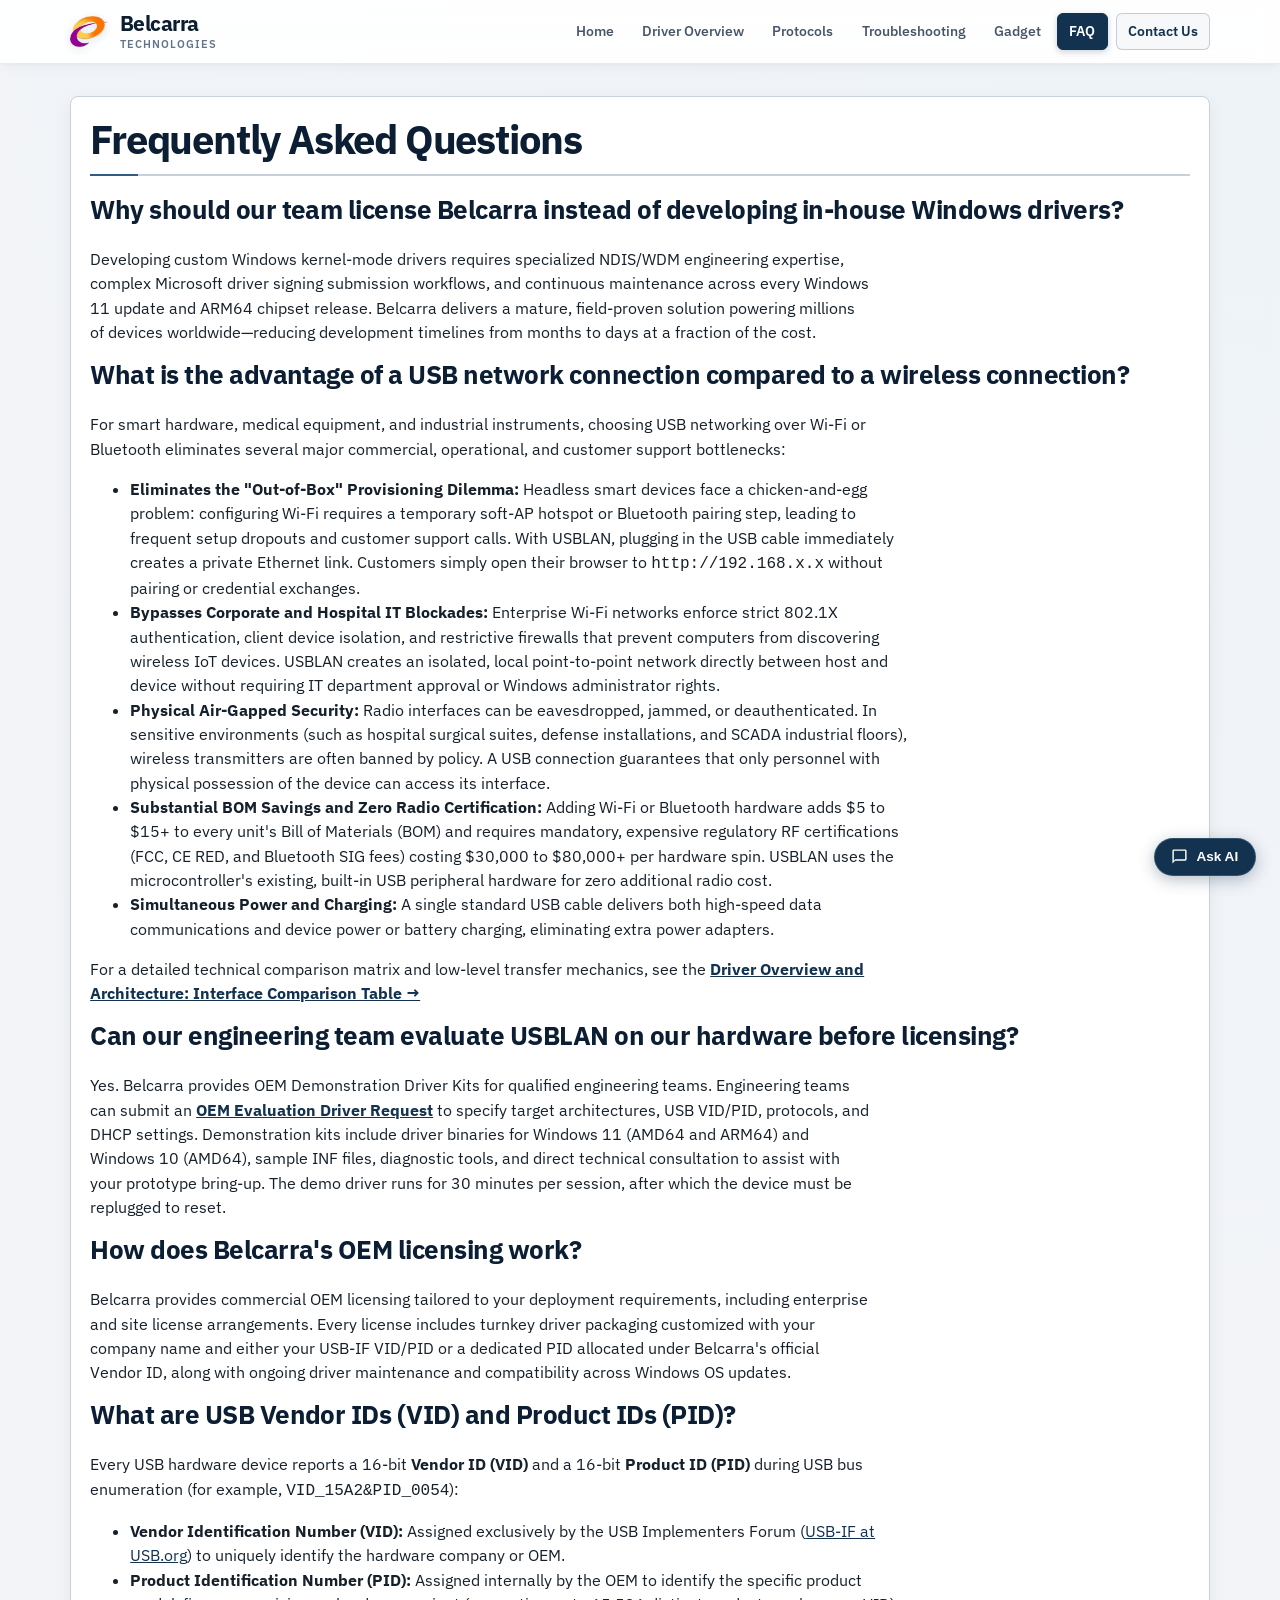
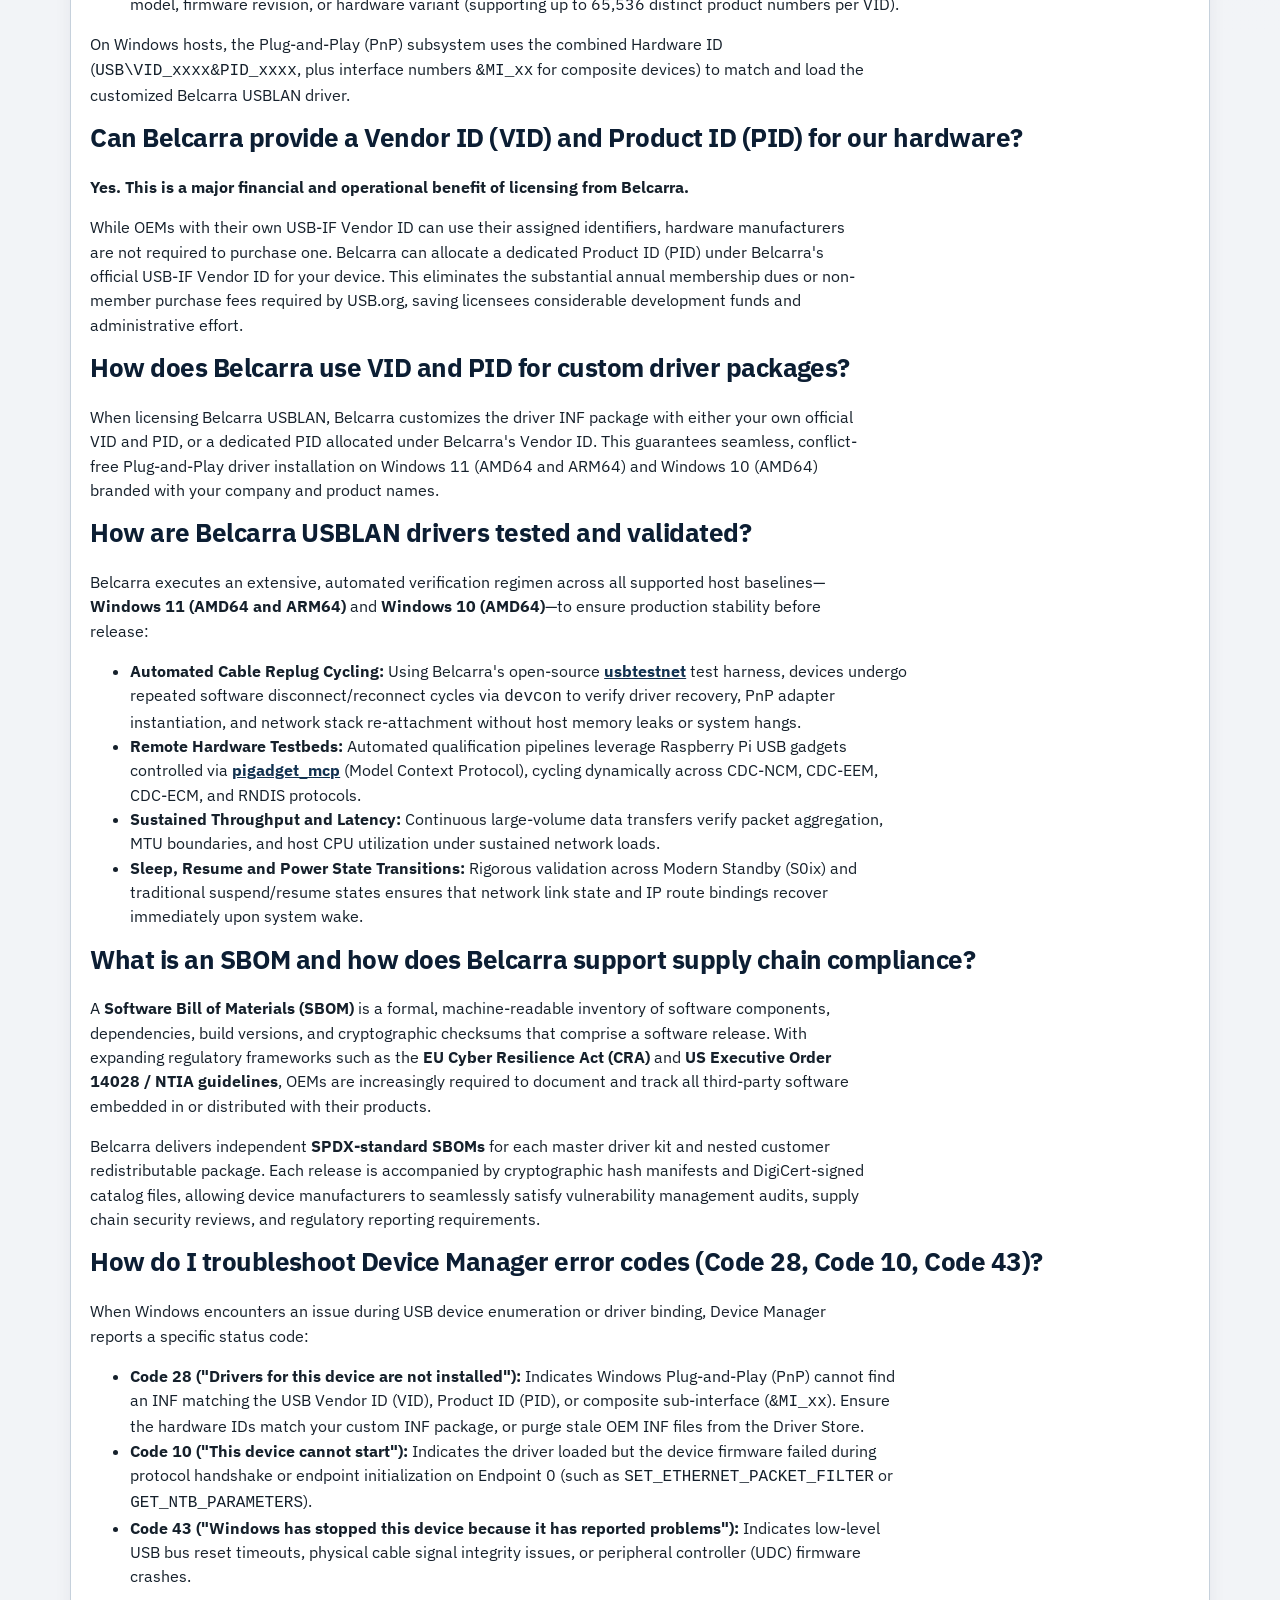
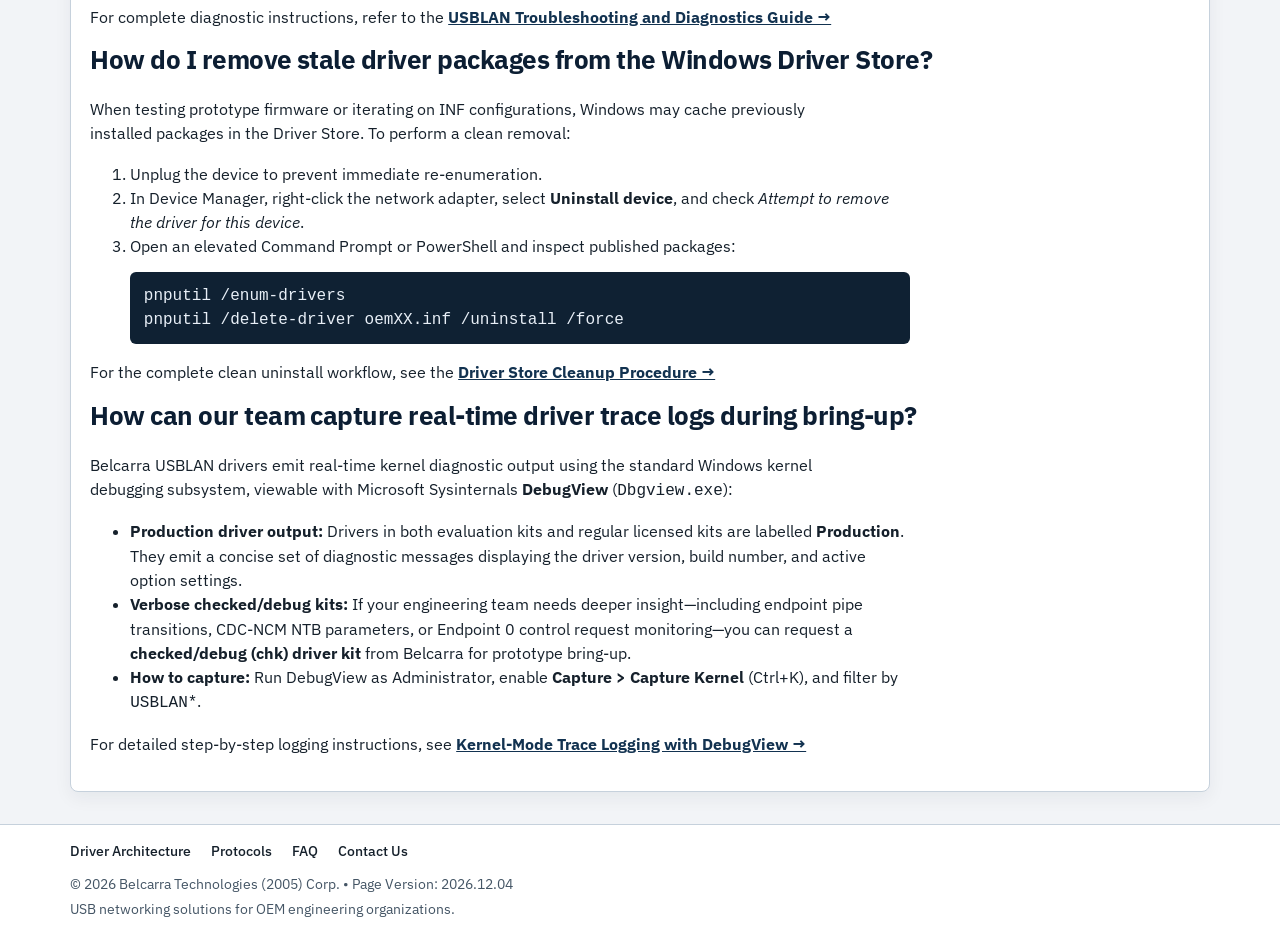
<file: faq.html>
<!doctype html>
<html lang="en">
<head>
  <meta charset="utf-8">
  <meta name="viewport" content="width=device-width, initial-scale=1">
  <title>Frequently Asked Questions (FAQ) | Belcarra USBLAN</title>
  <meta name="description" content="Frequently asked questions about Belcarra USBLAN for Windows: USB Vendor/Product IDs (VID/PID), USB.org registration, OEM evaluation kits, licensing, SBOM compliance, and driver validation.">
  <meta name="keywords" content="USBLAN FAQ, USB networking questions, Windows 11 ARM64 support, USB Vendor ID, Product ID, USB.org, USB-IF, SBOM, SPDX, driver validation, usbtestnet, OEM licensing, Belcarra">
  <link rel="canonical" href="https://www.belcarra.com/faq.html">
  <meta property="og:title" content="Frequently Asked Questions (FAQ) | Belcarra USBLAN">
  <meta property="og:description" content="Frequently asked questions about Belcarra USBLAN for Windows: USB Vendor/Product IDs (VID/PID), USB.org registration, OEM evaluation kits, licensing, SBOM compliance, and driver validation.">
  <meta property="og:type" content="website">
  <meta property="og:url" content="https://www.belcarra.com/faq.html">
  <meta property="og:site_name" content="Belcarra Technologies">
  <meta property="og:image" content="https://www.belcarra.com/assets/belcarra-logo.png">
  <meta name="twitter:card" content="summary_large_image">
  <meta name="twitter:title" content="Frequently Asked Questions (FAQ) | Belcarra USBLAN">
  <meta name="twitter:description" content="Frequently asked questions about Belcarra USBLAN for Windows: USB Vendor/Product IDs (VID/PID), USB.org registration, OEM evaluation kits, licensing, SBOM compliance, and driver validation.">
  <meta name="twitter:image" content="https://www.belcarra.com/assets/belcarra-logo.png">
  <script type="application/ld+json">
  {
    "@context": "https://schema.org",
    "@type": "FAQPage",
    "mainEntity": [
      {
        "@type": "Question",
        "name": "Why should our team license Belcarra instead of developing in-house Windows drivers?",
        "acceptedAnswer": {
          "@type": "Answer",
          "text": "Developing custom Windows kernel-mode drivers requires specialized NDIS/WDM engineering expertise, complex Microsoft driver signing submission workflows, and continuous maintenance across every Windows 11 update and ARM64 chipset release. Belcarra delivers a mature, field-proven solution powering millions of devices worldwide—reducing development timelines from months to days at a fraction of the cost."
        }
      },
      {
        "@type": "Question",
        "name": "What is the advantage of a USB network connection compared to a wireless connection?",
        "acceptedAnswer": {
          "@type": "Answer",
          "text": "For smart hardware, medical equipment, and industrial instruments, USB networking eliminates major operational and support bottlenecks: instant browser-based setup without Wi-Fi soft-AP or Bluetooth pairing failures; reliable operation on locked-down corporate and hospital IT laptops without 802.1X approvals or administrator rights; physical air-gapped security immune to RF eavesdropping or jamming; elimination of $5-$15+ radio BOM costs and $30,000-$80,000+ FCC/CE/Bluetooth SIG certifications; and simultaneous data and charging over one USB cable."
        }
      },
      {
        "@type": "Question",
        "name": "Can our engineering team evaluate USBLAN on our hardware before licensing?",
        "acceptedAnswer": {
          "@type": "Answer",
          "text": "Yes. Belcarra provides OEM Demonstration Driver Kits for qualified engineering teams. Engineering teams can submit an OEM Evaluation Driver Request to specify target architectures, USB VID/PID, protocols, and DHCP settings. Demonstration kits include driver binaries for Windows 11 (AMD64 and ARM64) and Windows 10 (AMD64), sample INF files, diagnostic tools, and direct technical consultation to assist with your prototype bring-up. The demo driver runs for 30 minutes per session, after which the device must be replugged to reset."
        }
      },
      {
        "@type": "Question",
        "name": "How does Belcarra's OEM licensing work?",
        "acceptedAnswer": {
          "@type": "Answer",
          "text": "Belcarra provides commercial OEM licensing tailored to your deployment requirements, including enterprise and site license arrangements. Every license includes turnkey driver packaging customized with your company name and either your USB-IF VID/PID or a dedicated PID allocated under Belcarra's official Vendor ID, along with ongoing driver maintenance and compatibility across Windows OS updates."
        }
      },
      {
        "@type": "Question",
        "name": "What are USB Vendor IDs (VID) and Product IDs (PID)?",
        "acceptedAnswer": {
          "@type": "Answer",
          "text": "Every USB device reports a 16-bit Vendor ID (VID) and Product ID (PID) during enumeration. Windows Plug-and-Play uses these hardware identifiers (along with &MI_xx sub-interfaces for composite devices) to match and load the customized USBLAN driver."
        }
      },
      {
        "@type": "Question",
        "name": "Can Belcarra provide a VID and PID for our hardware?",
        "acceptedAnswer": {
          "@type": "Answer",
          "text": "Yes. While OEMs with existing USB-IF Vendor IDs can use their own numbers, Belcarra can allocate a dedicated Product ID (PID) under Belcarra's own official USB-IF Vendor ID for your device. This eliminates the significant expense and administrative overhead of purchasing a standalone Vendor ID from USB.org, saving licensees considerable development funds."
        }
      },
      {
        "@type": "Question",
        "name": "How does Belcarra use VID and PID for custom driver packages?",
        "acceptedAnswer": {
          "@type": "Answer",
          "text": "Belcarra customizes the USBLAN INF package with your assigned VID and allocated PID(s), ensuring seamless, branded Plug-and-Play installation on Windows 11 (AMD64 and ARM64) and Windows 10 (AMD64) without driver collisions."
        }
      },
      {
        "@type": "Question",
        "name": "How are Belcarra USBLAN drivers tested and validated?",
        "acceptedAnswer": {
          "@type": "Answer",
          "text": "Belcarra validates drivers across Windows 11 (AMD64 and ARM64) and Windows 10 (AMD64) using automated hardware testbeds (including Raspberry Pi USB gadgets with pigadget_mcp) and the usbtestnet harness. Testing includes continuous cable replug cycling via devcon, IP re-acquisition timing, sustained TCP/UDP transfers, and sleep/resume recovery."
        }
      },
      {
        "@type": "Question",
        "name": "What is an SBOM and how does Belcarra support supply chain compliance?",
        "acceptedAnswer": {
          "@type": "Answer",
          "text": "A Software Bill of Materials (SBOM) is an inventory of all software components, libraries, and build metadata included in a release. Belcarra provides independent SPDX-standard SBOMs for delivery kits and nested redistributables, enabling OEM hardware manufacturers to meet EU Cyber Resilience Act (CRA) and US NTIA supply chain transparency requirements."
        }
      },
      {
        "@type": "Question",
        "name": "How do I troubleshoot Device Manager error codes (Code 28, Code 10, Code 43)?",
        "acceptedAnswer": {
          "@type": "Answer",
          "text": "Code 28 indicates missing INF matching (verify device VID/PID and composite &MI_xx sub-interfaces). Code 10 indicates driver load succeeded but device firmware failed Endpoint 0 handshake or endpoint initialization. Code 43 indicates low-level USB bus reset timeouts, cable integrity faults, or controller firmware crashes. Step-by-step diagnostic procedures are provided in the Troubleshooting Guide."
        }
      },
      {
        "@type": "Question",
        "name": "How do I remove stale driver packages from the Windows Driver Store?",
        "acceptedAnswer": {
          "@type": "Answer",
          "text": "To remove cached OEM driver packages on Windows, open an elevated command prompt or PowerShell and run pnputil /enum-drivers to locate the published oemXX.inf file, then execute pnputil /delete-driver oemXX.inf /uninstall /force. This guarantees that updated INF configurations bind cleanly during bring-up."
        }
      },
      {
        "@type": "Question",
        "name": "How can our team capture real-time driver trace logs during bring-up?",
        "acceptedAnswer": {
          "@type": "Answer",
          "text": "Belcarra USBLAN production drivers emit a concise set of initialization messages in DebugView showing driver version and option settings. For deep packet tracing and verbose diagnostics during bring-up, OEMs can request a checked/debug (chk) driver kit from Belcarra."
        }
      }
    ]
  }
  </script>
    <link rel="icon" type="image/x-icon" href="favicon.ico">
  <link rel="icon" type="image/png" sizes="32x32" href="assets/favicon-32x32.png">
  <link rel="icon" type="image/png" sizes="16x16" href="assets/favicon-16x16.png">
  <link rel="apple-touch-icon" sizes="180x180" href="assets/apple-touch-icon.png">
  <link rel="preconnect" href="https://fonts.googleapis.com">
  <link rel="preconnect" href="https://fonts.gstatic.com" crossorigin>
  <link href="https://fonts.googleapis.com/css2?family=IBM+Plex+Sans:wght@400;500;600;700&display=swap" rel="stylesheet">
  <link rel="stylesheet" href="assets/styles.css">
</head>
<body>
  <header class="topbar">
    <div class="wrap topbar-inner">
      <div class="topbar-brand-row">
        <a class="brand" href="index.html" aria-label="Belcarra Technologies Home">
          <img src="assets/belcarra-mark.png" alt="Belcarra" class="brand-mark-img" width="38" height="32">
          <span class="brand-text">
            <span class="brand-title">Belcarra</span>
            <span class="brand-subtitle">Technologies</span>
          </span>
        </a>
        <button type="button" class="nav-toggle" id="nav-toggle" aria-expanded="false" aria-controls="primary-nav" aria-label="Toggle navigation menu">
          <span class="nav-toggle-bar"></span>
          <span class="nav-toggle-bar"></span>
          <span class="nav-toggle-bar"></span>
        </button>
      </div>
      <nav id="primary-nav" class="nav-menu" aria-label="Primary">
        <ul class="tabs">
          <li><a href="index.html">Home</a></li>
          <li><a href="driver-overview.html">Driver Overview</a></li>
          <li><a href="protocols.html">Protocols</a></li>          <li><a href="troubleshooting.html">Troubleshooting</a></li>
          <li><a href="gadget.html">Gadget</a></li>
          <li><a class="active" href="faq.html">FAQ</a></li>
          <li><a href="contact-us.html">Contact Us</a></li>
        </ul>
      </nav>
    </div>
  </header>
  <main class="section">
    <div class="wrap prose">
      <h1>Frequently Asked Questions</h1>
      <h2>Why should our team license Belcarra instead of developing in-house Windows drivers?</h2>
      <p>Developing custom Windows kernel-mode drivers requires specialized NDIS/WDM engineering expertise, complex Microsoft driver signing submission workflows, and continuous maintenance across every Windows 11 update and ARM64 chipset release. Belcarra delivers a mature, field-proven solution powering millions of devices worldwide—reducing development timelines from months to days at a fraction of the cost.</p>

      <h2 id="usb-vs-wireless">What is the advantage of a USB network connection compared to a wireless connection?</h2>
      <p>For smart hardware, medical equipment, and industrial instruments, choosing USB networking over Wi-Fi or Bluetooth eliminates several major commercial, operational, and customer support bottlenecks:</p>
      <ul>
        <li><strong>Eliminates the "Out-of-Box" Provisioning Dilemma:</strong> Headless smart devices face a chicken-and-egg problem: configuring Wi-Fi requires a temporary soft-AP hotspot or Bluetooth pairing step, leading to frequent setup dropouts and customer support calls. With USBLAN, plugging in the USB cable immediately creates a private Ethernet link. Customers simply open their browser to <code>http://192.168.x.x</code> without pairing or credential exchanges.</li>
        <li><strong>Bypasses Corporate and Hospital IT Blockades:</strong> Enterprise Wi-Fi networks enforce strict 802.1X authentication, client device isolation, and restrictive firewalls that prevent computers from discovering wireless IoT devices. USBLAN creates an isolated, local point-to-point network directly between host and device without requiring IT department approval or Windows administrator rights.</li>
        <li><strong>Physical Air-Gapped Security:</strong> Radio interfaces can be eavesdropped, jammed, or deauthenticated. In sensitive environments (such as hospital surgical suites, defense installations, and SCADA industrial floors), wireless transmitters are often banned by policy. A USB connection guarantees that only personnel with physical possession of the device can access its interface.</li>
        <li><strong>Substantial BOM Savings and Zero Radio Certification:</strong> Adding Wi-Fi or Bluetooth hardware adds $5 to $15+ to every unit's Bill of Materials (BOM) and requires mandatory, expensive regulatory RF certifications (FCC, CE RED, and Bluetooth SIG fees) costing $30,000 to $80,000+ per hardware spin. USBLAN uses the microcontroller's existing, built-in USB peripheral hardware for zero additional radio cost.</li>
        <li><strong>Simultaneous Power and Charging:</strong> A single standard USB cable delivers both high-speed data communications and device power or battery charging, eliminating extra power adapters.</li>
      </ul>
      <p>For a detailed technical comparison matrix and low-level transfer mechanics, see the <a href="driver-overview.html#why-usb"><strong>Driver Overview and Architecture: Interface Comparison Table →</strong></a></p>

      <h2>Can our engineering team evaluate USBLAN on our hardware before licensing?</h2>
      <p>Yes. Belcarra provides OEM Demonstration Driver Kits for qualified engineering teams. Engineering teams can submit an <a href="evaluation-request.html"><strong>OEM Evaluation Driver Request</strong></a> to specify target architectures, USB VID/PID, protocols, and DHCP settings. Demonstration kits include driver binaries for Windows 11 (AMD64 and ARM64) and Windows 10 (AMD64), sample INF files, diagnostic tools, and direct technical consultation to assist with your prototype bring-up. The demo driver runs for 30 minutes per session, after which the device must be replugged to reset.</p>

      <h2>How does Belcarra's OEM licensing work?</h2>
      <p>Belcarra provides commercial OEM licensing tailored to your deployment requirements, including enterprise and site license arrangements. Every license includes turnkey driver packaging customized with your company name and either your USB-IF VID/PID or a dedicated PID allocated under Belcarra's official Vendor ID, along with ongoing driver maintenance and compatibility across Windows OS updates.</p>

      <h2>What are USB Vendor IDs (VID) and Product IDs (PID)?</h2>
      <p>Every USB hardware device reports a 16-bit <strong>Vendor ID (VID)</strong> and a 16-bit <strong>Product ID (PID)</strong> during USB bus enumeration (for example, <code>VID_15A2&amp;PID_0054</code>):</p>
      <ul>
        <li><strong>Vendor Identification Number (VID):</strong> Assigned exclusively by the USB Implementers Forum (<a href="https://www.usb.org/" target="_blank" rel="noreferrer">USB-IF at USB.org</a>) to uniquely identify the hardware company or OEM.</li>
        <li><strong>Product Identification Number (PID):</strong> Assigned internally by the OEM to identify the specific product model, firmware revision, or hardware variant (supporting up to 65,536 distinct product numbers per VID).</li>
      </ul>
      <p>On Windows hosts, the Plug-and-Play (PnP) subsystem uses the combined Hardware ID (<code>USB\VID_xxxx&amp;PID_xxxx</code>, plus interface numbers <code>&amp;MI_xx</code> for composite devices) to match and load the customized Belcarra USBLAN driver.</p>

      <h2>Can Belcarra provide a Vendor ID (VID) and Product ID (PID) for our hardware?</h2>
      <p><strong>Yes. This is a major financial and operational benefit of licensing from Belcarra.</strong></p>
      <p>While OEMs with their own USB-IF Vendor ID can use their assigned identifiers, hardware manufacturers are not required to purchase one. Belcarra can allocate a dedicated Product ID (PID) under Belcarra's official USB-IF Vendor ID for your device. This eliminates the substantial annual membership dues or non-member purchase fees required by USB.org, saving licensees considerable development funds and administrative effort.</p>

      <h2>How does Belcarra use VID and PID for custom driver packages?</h2>
      <p>When licensing Belcarra USBLAN, Belcarra customizes the driver INF package with either your own official VID and PID, or a dedicated PID allocated under Belcarra's Vendor ID. This guarantees seamless, conflict-free Plug-and-Play driver installation on Windows 11 (AMD64 and ARM64) and Windows 10 (AMD64) branded with your company and product names.</p>

      <h2>How are Belcarra USBLAN drivers tested and validated?</h2>
      <p>Belcarra executes an extensive, automated verification regimen across all supported host baselines—<strong>Windows 11 (AMD64 and ARM64)</strong> and <strong>Windows 10 (AMD64)</strong>—to ensure production stability before release:</p>
      <ul>
        <li><strong>Automated Cable Replug Cycling:</strong> Using Belcarra's open-source <a href="https://github.com/Belcarra/usbtestnet" target="_blank" rel="noreferrer"><strong>usbtestnet</strong></a> test harness, devices undergo repeated software disconnect/reconnect cycles via <code>devcon</code> to verify driver recovery, PnP adapter instantiation, and network stack re-attachment without host memory leaks or system hangs.</li>
        <li><strong>Remote Hardware Testbeds:</strong> Automated qualification pipelines leverage Raspberry Pi USB gadgets controlled via <a href="https://github.com/Belcarra/pigadget_mcp" target="_blank" rel="noreferrer"><strong>pigadget_mcp</strong></a> (Model Context Protocol), cycling dynamically across CDC-NCM, CDC-EEM, CDC-ECM, and RNDIS protocols.</li>
        <li><strong>Sustained Throughput and Latency:</strong> Continuous large-volume data transfers verify packet aggregation, MTU boundaries, and host CPU utilization under sustained network loads.</li>
        <li><strong>Sleep, Resume and Power State Transitions:</strong> Rigorous validation across Modern Standby (S0ix) and traditional suspend/resume states ensures that network link state and IP route bindings recover immediately upon system wake.</li>
      </ul>

      <h2>What is an SBOM and how does Belcarra support supply chain compliance?</h2>
      <p>A <strong>Software Bill of Materials (SBOM)</strong> is a formal, machine-readable inventory of software components, dependencies, build versions, and cryptographic checksums that comprise a software release. With expanding regulatory frameworks such as the <strong>EU Cyber Resilience Act (CRA)</strong> and <strong>US Executive Order 14028 / NTIA guidelines</strong>, OEMs are increasingly required to document and track all third-party software embedded in or distributed with their products.</p>
      <p>Belcarra delivers independent <strong>SPDX-standard SBOMs</strong> for each master driver kit and nested customer redistributable package. Each release is accompanied by cryptographic hash manifests and DigiCert-signed catalog files, allowing device manufacturers to seamlessly satisfy vulnerability management audits, supply chain security reviews, and regulatory reporting requirements.</p>

      <h2>How do I troubleshoot Device Manager error codes (Code 28, Code 10, Code 43)?</h2>
      <p>When Windows encounters an issue during USB device enumeration or driver binding, Device Manager reports a specific status code:</p>
      <ul>
        <li><strong>Code 28 ("Drivers for this device are not installed"):</strong> Indicates Windows Plug-and-Play (PnP) cannot find an INF matching the USB Vendor ID (VID), Product ID (PID), or composite sub-interface (<code>&amp;MI_xx</code>). Ensure the hardware IDs match your custom INF package, or purge stale OEM INF files from the Driver Store.</li>
        <li><strong>Code 10 ("This device cannot start"):</strong> Indicates the driver loaded but the device firmware failed during protocol handshake or endpoint initialization on Endpoint 0 (such as <code>SET_ETHERNET_PACKET_FILTER</code> or <code>GET_NTB_PARAMETERS</code>).</li>
        <li><strong>Code 43 ("Windows has stopped this device because it has reported problems"):</strong> Indicates low-level USB bus reset timeouts, physical cable signal integrity issues, or peripheral controller (UDC) firmware crashes.</li>
      </ul>
      <p>For complete diagnostic instructions, refer to the <a href="troubleshooting.html"><strong>USBLAN Troubleshooting and Diagnostics Guide →</strong></a></p>

      <h2>How do I remove stale driver packages from the Windows Driver Store?</h2>
      <p>When testing prototype firmware or iterating on INF configurations, Windows may cache previously installed packages in the Driver Store. To perform a clean removal:</p>
      <ol>
        <li>Unplug the device to prevent immediate re-enumeration.</li>
        <li>In Device Manager, right-click the network adapter, select <strong>Uninstall device</strong>, and check <em>Attempt to remove the driver for this device</em>.</li>
        <li>Open an elevated Command Prompt or PowerShell and inspect published packages:
          <pre><code>pnputil /enum-drivers
pnputil /delete-driver oemXX.inf /uninstall /force</code></pre>
        </li>
      </ol>
      <p>For the complete clean uninstall workflow, see the <a href="troubleshooting.html#driver-store-cleanup"><strong>Driver Store Cleanup Procedure →</strong></a></p>

      <h2>How can our team capture real-time driver trace logs during bring-up?</h2>
      <p>Belcarra USBLAN drivers emit real-time kernel diagnostic output using the standard Windows kernel debugging subsystem, viewable with Microsoft Sysinternals <strong>DebugView</strong> (<code>Dbgview.exe</code>):</p>
      <ul>
        <li><strong>Production driver output:</strong> Drivers in both evaluation kits and regular licensed kits are labelled <strong>Production</strong>. They emit a concise set of diagnostic messages displaying the driver version, build number, and active option settings.</li>
        <li><strong>Verbose checked/debug kits:</strong> If your engineering team needs deeper insight—including endpoint pipe transitions, CDC-NCM NTB parameters, or Endpoint 0 control request monitoring—you can request a <strong>checked/debug (chk) driver kit</strong> from Belcarra for prototype bring-up.</li>
        <li><strong>How to capture:</strong> Run DebugView as Administrator, enable <strong>Capture &gt; Capture Kernel</strong> (Ctrl+K), and filter by <code>USBLAN*</code>.</li>
      </ul>
      <p>For detailed step-by-step logging instructions, see <a href="troubleshooting.html"><strong>Kernel-Mode Trace Logging with DebugView →</strong></a></p>
    </div>
  </main>

  <footer class="footer">
    <div class="wrap footer-inner">
      <nav class="footer-links" aria-label="Footer navigation">
        <a href="driver-overview.html">Driver Architecture</a>
        <a href="protocols.html">Protocols</a>
        <a href="faq.html">FAQ</a>
        <a href="contact-us.html">Contact Us</a>
      </nav>
      <p>© <span id="year"></span> Belcarra Technologies (2005) Corp. &bull; Page Version: <span class="page-version">2026.11.12</span></p>
      <p>USB networking solutions for OEM engineering organizations.</p>
    </div>
  </footer>

  <script defer src="assets/site.js"></script>
</body>
</html>
</file>
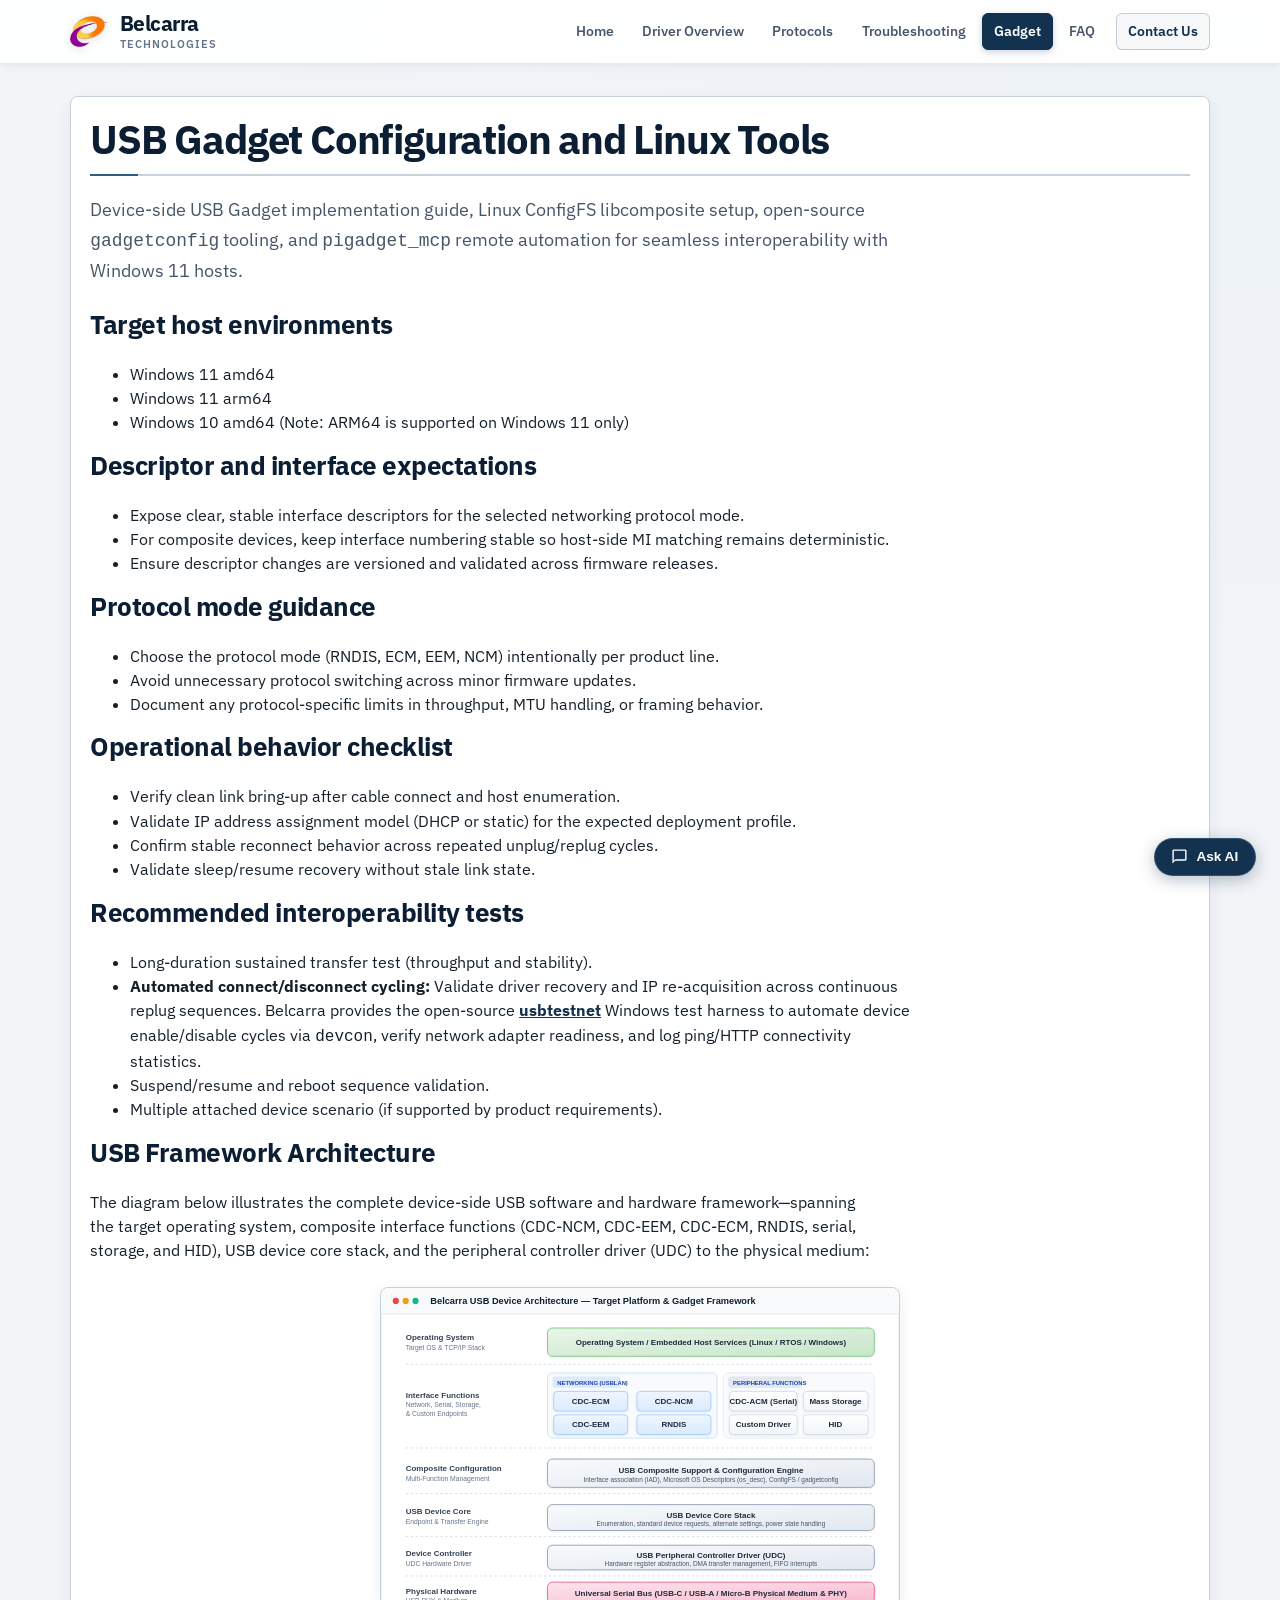
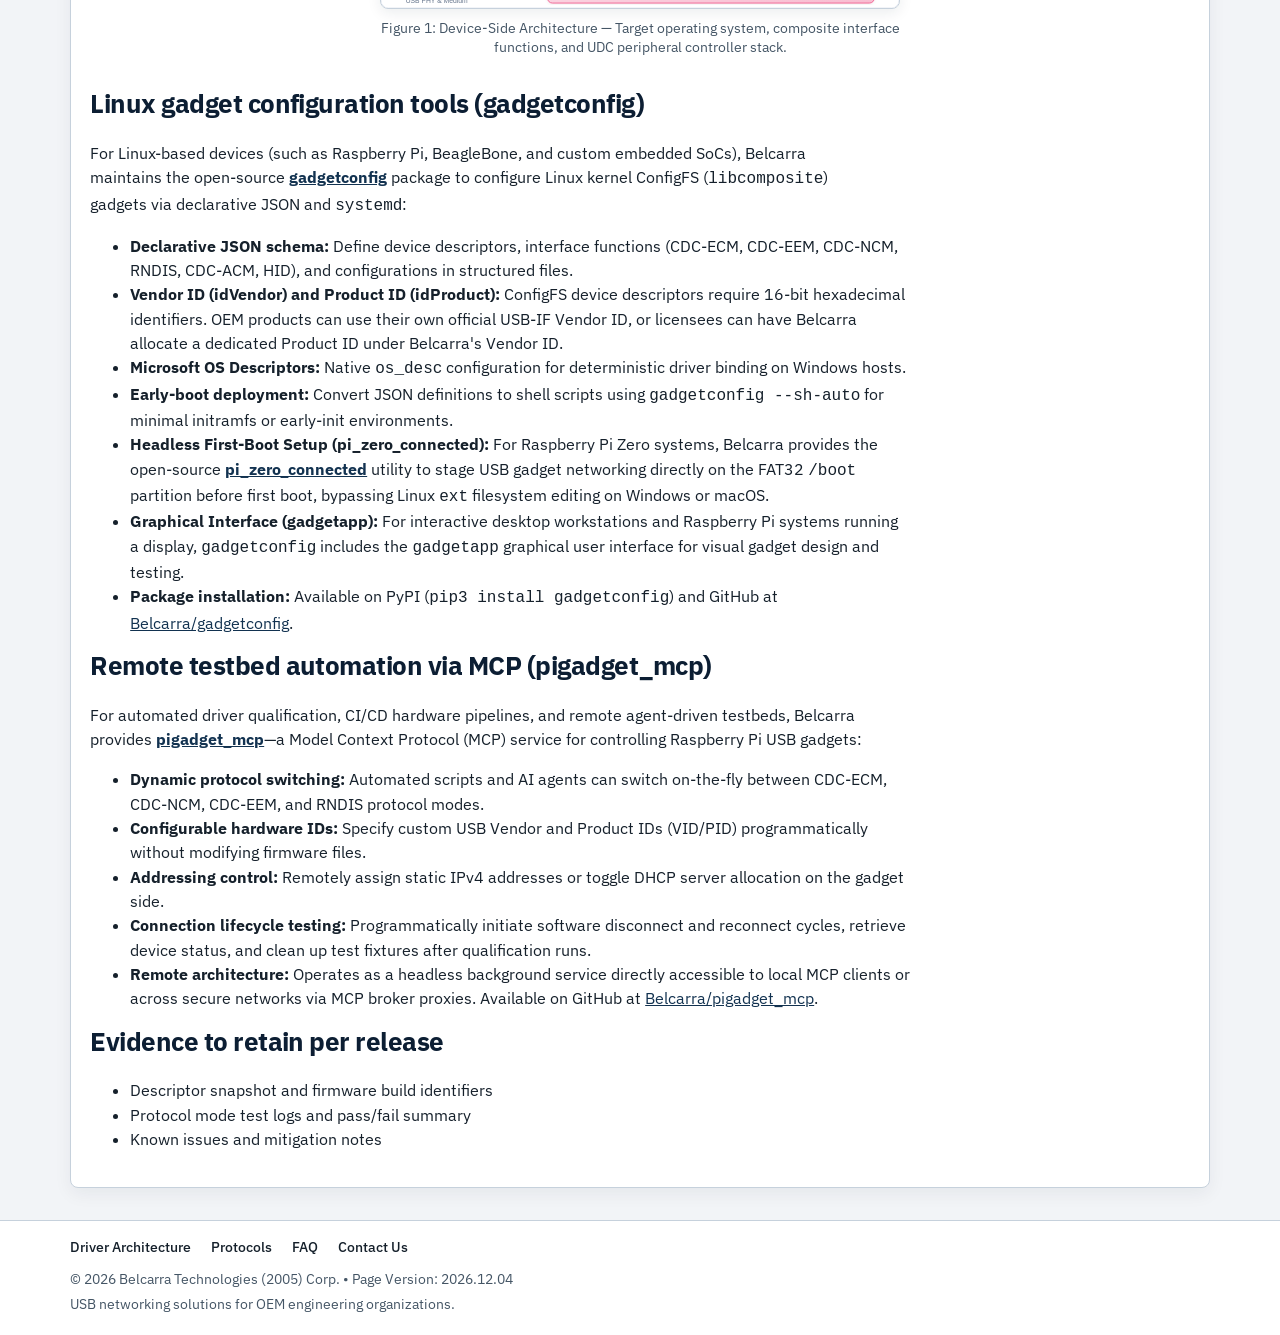
<file: gadget.html>
<!doctype html>
<html lang="en">
<head>
  <meta charset="utf-8">
  <meta name="viewport" content="width=device-width, initial-scale=1">
  <title>USB Gadget Configuration and Linux Tools (gadgetconfig) | Belcarra</title>
  <meta name="description" content="Device-side USB Gadget implementation guide: ConfigFS libcomposite setups, Microsoft OS Descriptors (os_desc), open-source gadgetconfig tooling, and pigadget_mcp remote automation.">
  <meta name="keywords" content="USB gadget, gadgetconfig, pigadget_mcp, Model Context Protocol, gadgetapp, Linux ConfigFS libcomposite, Microsoft OS Descriptors, os_desc, USB Ethernet gadget, CDC-EEM gadget, CDC-ECM gadget, CDC-NCM gadget, Raspberry Pi USB gadget, MCCI, Thesycon, Lineo, Belcarra">
  <link rel="canonical" href="https://www.belcarra.com/gadget.html">
  <meta property="og:title" content="USB Gadget Configuration and Linux Tools (gadgetconfig) | Belcarra">
  <meta property="og:description" content="Device-side USB Gadget implementation guide: ConfigFS libcomposite setups, Microsoft OS Descriptors (os_desc), open-source gadgetconfig tooling, and pigadget_mcp remote automation.">
  <meta property="og:type" content="article">
  <meta property="og:url" content="https://www.belcarra.com/gadget.html">
  <meta property="og:site_name" content="Belcarra Technologies">
  <meta property="og:image" content="https://www.belcarra.com/assets/belcarra-logo.png">
  <meta name="twitter:card" content="summary_large_image">
  <meta name="twitter:title" content="USB Gadget Configuration and Linux Tools (gadgetconfig) | Belcarra">
  <meta name="twitter:description" content="Device-side USB Gadget implementation guide: ConfigFS libcomposite setups, Microsoft OS Descriptors (os_desc), open-source gadgetconfig tooling, and pigadget_mcp remote automation.">
  <meta name="twitter:image" content="https://www.belcarra.com/assets/belcarra-logo.png">
  <script type="application/ld+json">
  {
    "@context": "https://schema.org",
    "@type": "TechArticle",
    "headline": "USB Gadget Implementation, Linux gadgetconfig Tools, and pigadget_mcp Automation",
    "description": "Device-side USB gadget configuration, Linux ConfigFS integration, pigadget_mcp Model Context Protocol automation, and interoperability guidance with Windows 11 hosts.",
    "keywords": "USB gadget, gadgetconfig, pigadget_mcp, Model Context Protocol, gadgetapp, Linux ConfigFS libcomposite, Microsoft OS Descriptors, os_desc, Belcarra",
    "url": "https://www.belcarra.com/gadget.html",
    "author": {
      "@type": "Organization",
      "name": "Belcarra Technologies"
    }
  }
  </script>
    <link rel="icon" type="image/x-icon" href="favicon.ico">
  <link rel="icon" type="image/png" sizes="32x32" href="assets/favicon-32x32.png">
  <link rel="icon" type="image/png" sizes="16x16" href="assets/favicon-16x16.png">
  <link rel="apple-touch-icon" sizes="180x180" href="assets/apple-touch-icon.png">
  <link rel="preconnect" href="https://fonts.googleapis.com">
  <link rel="preconnect" href="https://fonts.gstatic.com" crossorigin>
  <link href="https://fonts.googleapis.com/css2?family=IBM+Plex+Sans:wght@400;500;600;700&display=swap" rel="stylesheet">
  <link rel="stylesheet" href="assets/styles.css">
</head>
<body>
  <header class="topbar">
    <div class="wrap topbar-inner">
      <div class="topbar-brand-row">
        <a class="brand" href="index.html" aria-label="Belcarra Technologies Home">
          <img src="assets/belcarra-mark.png" alt="Belcarra" class="brand-mark-img" width="38" height="32">
          <span class="brand-text">
            <span class="brand-title">Belcarra</span>
            <span class="brand-subtitle">Technologies</span>
          </span>
        </a>
        <button type="button" class="nav-toggle" id="nav-toggle" aria-expanded="false" aria-controls="primary-nav" aria-label="Toggle navigation menu">
          <span class="nav-toggle-bar"></span>
          <span class="nav-toggle-bar"></span>
          <span class="nav-toggle-bar"></span>
        </button>
      </div>
      <nav id="primary-nav" class="nav-menu" aria-label="Primary">
        <ul class="tabs">
          <li><a href="index.html">Home</a></li>
          <li><a href="driver-overview.html">Driver Overview</a></li>
          <li><a href="protocols.html">Protocols</a></li>          <li><a href="troubleshooting.html">Troubleshooting</a></li>
          <li><a class="active" href="gadget.html">Gadget</a></li>
          <li><a href="faq.html">FAQ</a></li>
          <li><a href="contact-us.html">Contact Us</a></li>
        </ul>
      </nav>
    </div>
  </header>
  <main class="section">
    <div class="wrap prose">
      <h1>USB Gadget Configuration and Linux Tools</h1>
      <p class="lead">Device-side USB Gadget implementation guide, Linux ConfigFS libcomposite setup, open-source <code>gadgetconfig</code> tooling, and <code>pigadget_mcp</code> remote automation for seamless interoperability with Windows 11 hosts.</p>

      <h2>Target host environments</h2>
      <ul>
        <li>Windows 11 amd64</li>
        <li>Windows 11 arm64</li>
        <li>Windows 10 amd64 (Note: ARM64 is supported on Windows 11 only)</li>
      </ul>

      <h2>Descriptor and interface expectations</h2>
      <ul>
        <li>Expose clear, stable interface descriptors for the selected networking protocol mode.</li>
        <li>For composite devices, keep interface numbering stable so host-side MI matching remains deterministic.</li>
        <li>Ensure descriptor changes are versioned and validated across firmware releases.</li>
      </ul>

      <h2>Protocol mode guidance</h2>
      <ul>
        <li>Choose the protocol mode (RNDIS, ECM, EEM, NCM) intentionally per product line.</li>
        <li>Avoid unnecessary protocol switching across minor firmware updates.</li>
        <li>Document any protocol-specific limits in throughput, MTU handling, or framing behavior.</li>
      </ul>

      <h2>Operational behavior checklist</h2>
      <ul>
        <li>Verify clean link bring-up after cable connect and host enumeration.</li>
        <li>Validate IP address assignment model (DHCP or static) for the expected deployment profile.</li>
        <li>Confirm stable reconnect behavior across repeated unplug/replug cycles.</li>
        <li>Validate sleep/resume recovery without stale link state.</li>
      </ul>

      <h2>Recommended interoperability tests</h2>
      <ul>
        <li>Long-duration sustained transfer test (throughput and stability).</li>
        <li><strong>Automated connect/disconnect cycling:</strong> Validate driver recovery and IP re-acquisition across continuous replug sequences. Belcarra provides the open-source <a href="https://github.com/Belcarra/usbtestnet" target="_blank" rel="noreferrer"><strong>usbtestnet</strong></a> Windows test harness to automate device enable/disable cycles via <code>devcon</code>, verify network adapter readiness, and log ping/HTTP connectivity statistics.</li>
        <li>Suspend/resume and reboot sequence validation.</li>
        <li>Multiple attached device scenario (if supported by product requirements).</li>
      </ul>

      <h2 id="architecture">USB Framework Architecture</h2>
      <p>The diagram below illustrates the complete device-side USB software and hardware framework—spanning the target operating system, composite interface functions (CDC-NCM, CDC-EEM, CDC-ECM, RNDIS, serial, storage, and HID), USB device core stack, and the peripheral controller driver (UDC) to the physical medium:</p>
      <figure class="diagram-figure">
        <img src="assets/architecture-usb-framework.svg" alt="USB Device Framework Architecture Diagram" class="diagram-img" width="840" height="520" loading="lazy">
        <figcaption>Figure 1: Device-Side Architecture — Target operating system, composite interface functions, and UDC peripheral controller stack.</figcaption>
      </figure>

      <h2>Linux gadget configuration tools (gadgetconfig)</h2>
      <p>For Linux-based devices (such as Raspberry Pi, BeagleBone, and custom embedded SoCs), Belcarra maintains the open-source <a href="https://github.com/Belcarra/gadgetconfig" target="_blank" rel="noreferrer"><strong>gadgetconfig</strong></a> package to configure Linux kernel ConfigFS (<code>libcomposite</code>) gadgets via declarative JSON and <code>systemd</code>:</p>
      <ul>
        <li><strong>Declarative JSON schema:</strong> Define device descriptors, interface functions (CDC-ECM, CDC-EEM, CDC-NCM, RNDIS, CDC-ACM, HID), and configurations in structured files.</li>
        <li><strong>Vendor ID (idVendor) and Product ID (idProduct):</strong> ConfigFS device descriptors require 16-bit hexadecimal identifiers. OEM products can use their own official USB-IF Vendor ID, or licensees can have Belcarra allocate a dedicated Product ID under Belcarra's Vendor ID.</li>
        <li><strong>Microsoft OS Descriptors:</strong> Native <code>os_desc</code> configuration for deterministic driver binding on Windows hosts.</li>
        <li><strong>Early-boot deployment:</strong> Convert JSON definitions to shell scripts using <code>gadgetconfig --sh-auto</code> for minimal initramfs or early-init environments.</li>
        <li><strong>Headless First-Boot Setup (pi_zero_connected):</strong> For Raspberry Pi Zero systems, Belcarra provides the open-source <a href="https://github.com/Belcarra/pi_zero_connected" target="_blank" rel="noreferrer"><strong>pi_zero_connected</strong></a> utility to stage USB gadget networking directly on the FAT32 <code>/boot</code> partition before first boot, bypassing Linux <code>ext</code> filesystem editing on Windows or macOS.</li>
        <li><strong>Graphical Interface (gadgetapp):</strong> For interactive desktop workstations and Raspberry Pi systems running a display, <code>gadgetconfig</code> includes the <code>gadgetapp</code> graphical user interface for visual gadget design and testing.</li>
        <li><strong>Package installation:</strong> Available on PyPI (<code>pip3 install gadgetconfig</code>) and GitHub at <a href="https://github.com/Belcarra/gadgetconfig" target="_blank" rel="noreferrer">Belcarra/gadgetconfig</a>.</li>
      </ul>

      <h2>Remote testbed automation via MCP (pigadget_mcp)</h2>
      <p>For automated driver qualification, CI/CD hardware pipelines, and remote agent-driven testbeds, Belcarra provides <a href="https://github.com/Belcarra/pigadget_mcp" target="_blank" rel="noreferrer"><strong>pigadget_mcp</strong></a>—a Model Context Protocol (MCP) service for controlling Raspberry Pi USB gadgets:</p>
      <ul>
        <li><strong>Dynamic protocol switching:</strong> Automated scripts and AI agents can switch on-the-fly between CDC-ECM, CDC-NCM, CDC-EEM, and RNDIS protocol modes.</li>
        <li><strong>Configurable hardware IDs:</strong> Specify custom USB Vendor and Product IDs (VID/PID) programmatically without modifying firmware files.</li>
        <li><strong>Addressing control:</strong> Remotely assign static IPv4 addresses or toggle DHCP server allocation on the gadget side.</li>
        <li><strong>Connection lifecycle testing:</strong> Programmatically initiate software disconnect and reconnect cycles, retrieve device status, and clean up test fixtures after qualification runs.</li>
        <li><strong>Remote architecture:</strong> Operates as a headless background service directly accessible to local MCP clients or across secure networks via MCP broker proxies. Available on GitHub at <a href="https://github.com/Belcarra/pigadget_mcp" target="_blank" rel="noreferrer">Belcarra/pigadget_mcp</a>.</li>
      </ul>

      <h2>Evidence to retain per release</h2>
      <ul>
        <li>Descriptor snapshot and firmware build identifiers</li>
        <li>Protocol mode test logs and pass/fail summary</li>
        <li>Known issues and mitigation notes</li>
      </ul>
    </div>
  </main>

  <footer class="footer">
    <div class="wrap footer-inner">
      <nav class="footer-links" aria-label="Footer navigation">
        <a href="driver-overview.html">Driver Architecture</a>
        <a href="protocols.html">Protocols</a>
        <a href="faq.html">FAQ</a>
        <a href="contact-us.html">Contact Us</a>
      </nav>
      <p>© <span id="year"></span> Belcarra Technologies (2005) Corp. &bull; Page Version: <span class="page-version">2026.11.12</span></p>
      <p>USB networking solutions for OEM engineering organizations.</p>
    </div>
  </footer>

  <script defer src="assets/site.js"></script>
</body>
</html>
</file>
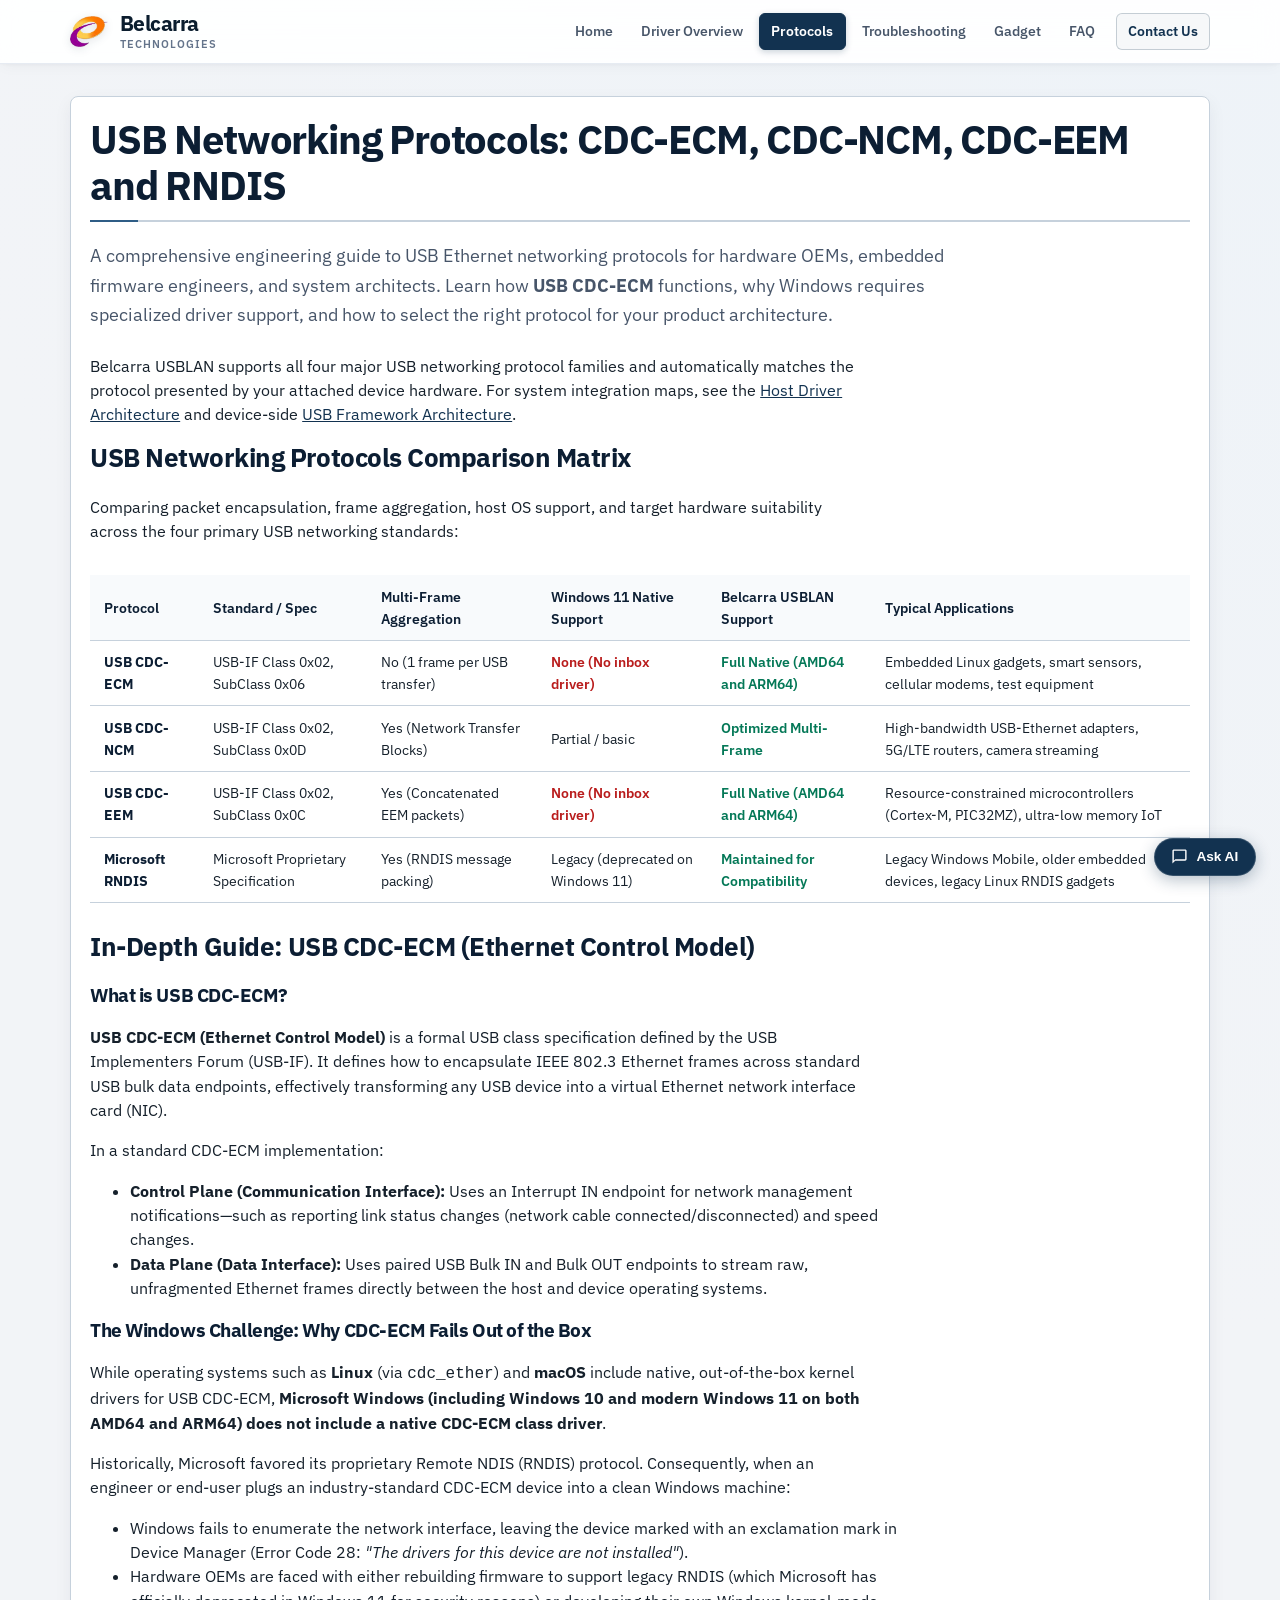
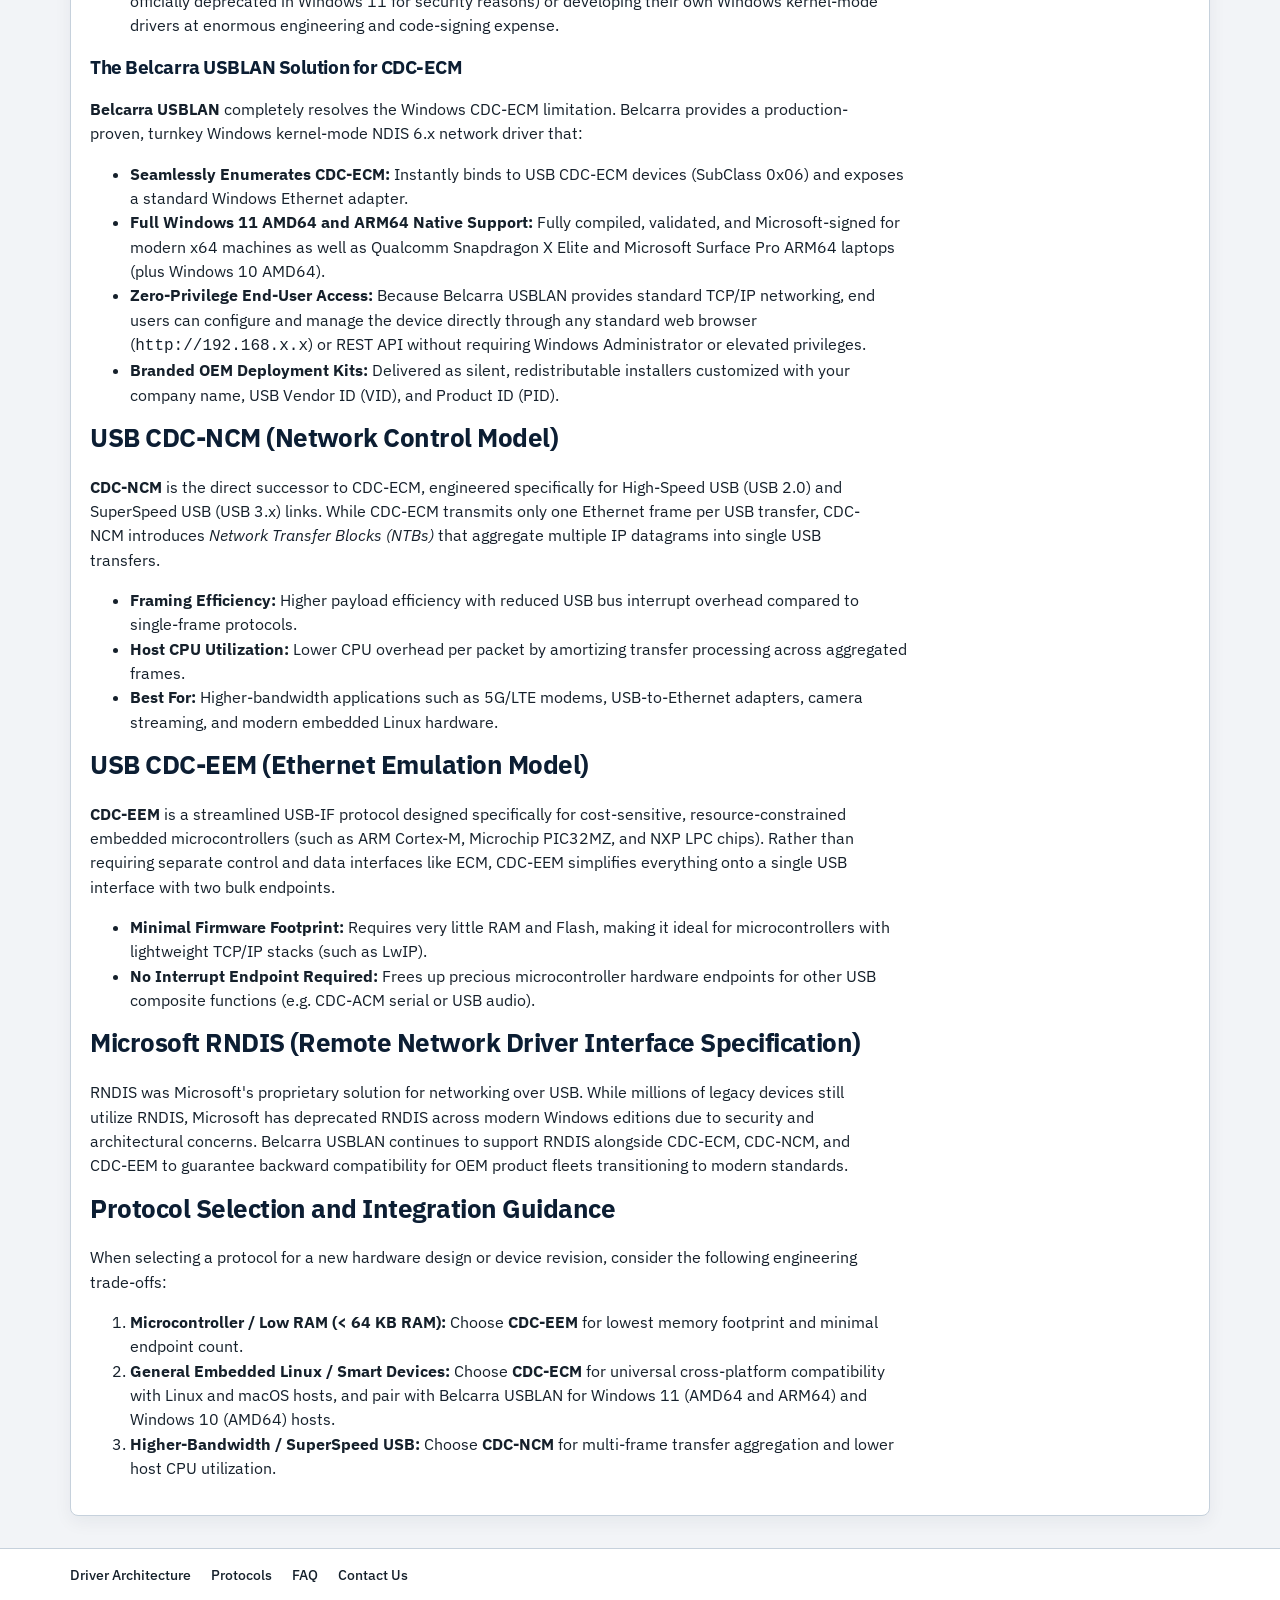
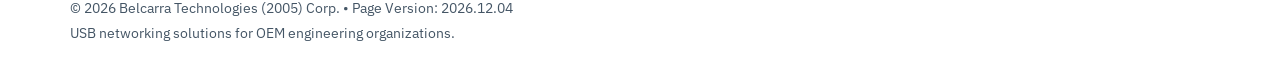
<file: protocols.html>
<!doctype html>
<html lang="en">
<head>
  <meta charset="utf-8">
  <meta name="viewport" content="width=device-width, initial-scale=1">
  <title>USB CDC-ECM, CDC-NCM, CDC-EEM and RNDIS Protocols | Windows Drivers | Belcarra</title>
  <meta name="description" content="Technical engineering guide to USB CDC-ECM (Ethernet Control Model), CDC-NCM, CDC-EEM, and RNDIS. Learn why Windows 11 lacks native CDC-ECM drivers and how Belcarra USBLAN delivers Microsoft-signed, plug-and-play Ethernet over USB.">
  <meta name="keywords" content="USB CDC-ECM, USB CDC ECM, CDC-ECM Windows 11, CDC-ECM driver, USB Ethernet driver, CDC-NCM, CDC-EEM, RNDIS, Ethernet Control Model, USB-IF, USB networking protocols, USB gadget networking, Windows 11 ARM64 CDC-ECM, MCCI, Thesycon, Lineo, Belcarra USBLAN">
  <link rel="canonical" href="https://www.belcarra.com/protocols.html">
  <meta property="og:title" content="USB CDC-ECM, CDC-NCM, CDC-EEM and RNDIS Protocols | Windows Drivers | Belcarra">
  <meta property="og:description" content="Engineering guide to USB CDC-ECM (Ethernet Control Model), CDC-NCM, CDC-EEM, and RNDIS. How to achieve high-performance Windows 11 Ethernet-over-USB with Belcarra USBLAN.">
  <meta property="og:type" content="article">
  <meta property="og:url" content="https://www.belcarra.com/protocols.html">
  <meta property="og:site_name" content="Belcarra Technologies">
  <meta property="og:image" content="https://www.belcarra.com/assets/belcarra-logo.png">
  <meta name="twitter:card" content="summary_large_image">
  <meta name="twitter:title" content="USB CDC-ECM, CDC-NCM, CDC-EEM and RNDIS Protocols | Windows Drivers | Belcarra">
  <meta name="twitter:description" content="Engineering guide to USB CDC-ECM (Ethernet Control Model), CDC-NCM, CDC-EEM, and RNDIS. How to achieve high-performance Windows 11 Ethernet-over-USB with Belcarra USBLAN.">
  <meta name="twitter:image" content="https://www.belcarra.com/assets/belcarra-logo.png">
  <script type="application/ld+json">
  {
    "@context": "https://schema.org",
    "@graph": [
      {
        "@type": "TechArticle",
        "@id": "https://www.belcarra.com/protocols.html#article",
        "headline": "USB Networking Protocol Guide: USB CDC-ECM, CDC-NCM, CDC-EEM, and RNDIS",
        "description": "Comprehensive engineering guide to USB device networking protocols, USB CDC-ECM packet framing, Windows 11 host interoperability, and throughput optimization.",
        "keywords": "USB CDC-ECM, CDC-ECM driver Windows 11, CDC-NCM, CDC-EEM, RNDIS, Ethernet Control Model, Belcarra USBLAN",
        "url": "https://www.belcarra.com/protocols.html",
        "author": {
          "@type": "Organization",
          "name": "Belcarra Technologies"
        }
      },
      {
        "@type": "FAQPage",
        "@id": "https://www.belcarra.com/protocols.html#faq",
        "mainEntity": [
          {
            "@type": "Question",
            "name": "What is USB CDC-ECM?",
            "acceptedAnswer": {
              "@type": "Answer",
              "text": "USB CDC-ECM (Communications Device Class - Ethernet Control Model) is an official USB-IF specification that encapsulates IEEE 802.3 Ethernet frames over USB bulk endpoints, creating a virtual network interface between an embedded device and a host computer."
            }
          },
          {
            "@type": "Question",
            "name": "Does Windows 11 support USB CDC-ECM natively?",
            "acceptedAnswer": {
              "@type": "Answer",
              "text": "No. While Linux and macOS include native kernel drivers (cdc_ether) for CDC-ECM, Windows 11 and Windows 10 (AMD64) do not include an out-of-the-box class driver for CDC-ECM. Hardware OEMs use Belcarra USBLAN to provide turnkey, Microsoft-signed CDC-ECM drivers for Windows 11 (AMD64 and ARM64) and Windows 10 (AMD64)."
            }
          },
          {
            "@type": "Question",
            "name": "What is the difference between CDC-ECM and CDC-NCM?",
            "acceptedAnswer": {
              "@type": "Answer",
              "text": "CDC-ECM transmits a single Ethernet frame per USB transfer with fixed framing overhead. CDC-NCM (Network Control Model) is the high-efficiency successor that allows aggregation of multiple Ethernet datagrams into single USB transfers, delivering higher framing efficiency and lower host CPU utilization."
            }
          },
          {
            "@type": "Question",
            "name": "Can CDC-ECM devices be accessed without administrator privileges?",
            "acceptedAnswer": {
              "@type": "Answer",
              "text": "Yes. Once the Belcarra USBLAN driver is installed, the device operates as a standard NDIS network card. End users can access internal device web servers (e.g. http://192.168.x.x) or REST APIs directly through any browser without needing Windows administrator or elevated privileges."
            }
          }
        ]
      }
    ]
  }
  </script>
    <link rel="icon" type="image/x-icon" href="favicon.ico">
  <link rel="icon" type="image/png" sizes="32x32" href="assets/favicon-32x32.png">
  <link rel="icon" type="image/png" sizes="16x16" href="assets/favicon-16x16.png">
  <link rel="apple-touch-icon" sizes="180x180" href="assets/apple-touch-icon.png">
  <link rel="preconnect" href="https://fonts.googleapis.com">
  <link rel="preconnect" href="https://fonts.gstatic.com" crossorigin>
  <link href="https://fonts.googleapis.com/css2?family=IBM+Plex+Sans:wght@400;500;600;700&display=swap" rel="stylesheet">
  <link rel="stylesheet" href="assets/styles.css">
</head>
<body>
  <header class="topbar">
    <div class="wrap topbar-inner">
      <div class="topbar-brand-row">
        <a class="brand" href="index.html" aria-label="Belcarra Technologies Home">
          <img src="assets/belcarra-mark.png" alt="Belcarra" class="brand-mark-img" width="38" height="32">
          <span class="brand-text">
            <span class="brand-title">Belcarra</span>
            <span class="brand-subtitle">Technologies</span>
          </span>
        </a>
        <button type="button" class="nav-toggle" id="nav-toggle" aria-expanded="false" aria-controls="primary-nav" aria-label="Toggle navigation menu">
          <span class="nav-toggle-bar"></span>
          <span class="nav-toggle-bar"></span>
          <span class="nav-toggle-bar"></span>
        </button>
      </div>
      <nav id="primary-nav" class="nav-menu" aria-label="Primary">
        <ul class="tabs">
          <li><a href="index.html">Home</a></li>
          <li><a href="driver-overview.html">Driver Overview</a></li>
          <li><a class="active" href="protocols.html">Protocols</a></li>          <li><a href="troubleshooting.html">Troubleshooting</a></li>
          <li><a href="gadget.html">Gadget</a></li>
          <li><a href="faq.html">FAQ</a></li>
          <li><a href="contact-us.html">Contact Us</a></li>
        </ul>
      </nav>
    </div>
  </header>
  <main class="section">
    <div class="wrap prose">
      <h1>USB Networking Protocols: CDC-ECM, CDC-NCM, CDC-EEM and RNDIS</h1>
      <p class="lead">A comprehensive engineering guide to USB Ethernet networking protocols for hardware OEMs, embedded firmware engineers, and system architects. Learn how <strong>USB CDC-ECM</strong> functions, why Windows requires specialized driver support, and how to select the right protocol for your product architecture.</p>

      <p>Belcarra USBLAN supports all four major USB networking protocol families and automatically matches the protocol presented by your attached device hardware. For system integration maps, see the <a href="driver-overview.html#architecture">Host Driver Architecture</a> and device-side <a href="gadget.html#architecture">USB Framework Architecture</a>.</p>

      <!-- Protocol Comparison Matrix -->
      <h2>USB Networking Protocols Comparison Matrix</h2>
      <p>Comparing packet encapsulation, frame aggregation, host OS support, and target hardware suitability across the four primary USB networking standards:</p>
      
      <div style="overflow-x: auto; margin: 1.2rem 0 1.8rem;">
        <table class="compare-table" style="min-width: 640px;">
          <thead>
            <tr>
              <th>Protocol</th>
              <th>Standard / Spec</th>
              <th>Multi-Frame Aggregation</th>
              <th>Windows 11 Native Support</th>
              <th>Belcarra USBLAN Support</th>
              <th>Typical Applications</th>
            </tr>
          </thead>
          <tbody>
            <tr>
              <td><strong>USB CDC-ECM</strong></td>
              <td>USB-IF Class 0x02, SubClass 0x06</td>
              <td>No (1 frame per USB transfer)</td>
              <td><span style="color: #b91c1c; font-weight: 600;">None (No inbox driver)</span></td>
              <td><span style="color: #047857; font-weight: 600;">Full Native (AMD64 and ARM64)</span></td>
              <td>Embedded Linux gadgets, smart sensors, cellular modems, test equipment</td>
            </tr>
            <tr>
              <td><strong>USB CDC-NCM</strong></td>
              <td>USB-IF Class 0x02, SubClass 0x0D</td>
              <td>Yes (Network Transfer Blocks)</td>
              <td>Partial / basic</td>
              <td><span style="color: #047857; font-weight: 600;">Optimized Multi-Frame</span></td>
              <td>High-bandwidth USB-Ethernet adapters, 5G/LTE routers, camera streaming</td>
            </tr>
            <tr>
              <td><strong>USB CDC-EEM</strong></td>
              <td>USB-IF Class 0x02, SubClass 0x0C</td>
              <td>Yes (Concatenated EEM packets)</td>
              <td><span style="color: #b91c1c; font-weight: 600;">None (No inbox driver)</span></td>
              <td><span style="color: #047857; font-weight: 600;">Full Native (AMD64 and ARM64)</span></td>
              <td>Resource-constrained microcontrollers (Cortex-M, PIC32MZ), ultra-low memory IoT</td>
            </tr>
            <tr>
              <td><strong>Microsoft RNDIS</strong></td>
              <td>Microsoft Proprietary Specification</td>
              <td>Yes (RNDIS message packing)</td>
              <td>Legacy (deprecated on Windows 11)</td>
              <td><span style="color: #047857; font-weight: 600;">Maintained for Compatibility</span></td>
              <td>Legacy Windows Mobile, older embedded devices, legacy Linux RNDIS gadgets</td>
            </tr>
          </tbody>
        </table>
      </div>

      <!-- In-Depth Technical Guide: CDC-ECM -->
      <h2>In-Depth Guide: USB CDC-ECM (Ethernet Control Model)</h2>
      
      <h3>What is USB CDC-ECM?</h3>
      <p><strong>USB CDC-ECM (Ethernet Control Model)</strong> is a formal USB class specification defined by the USB Implementers Forum (USB-IF). It defines how to encapsulate IEEE 802.3 Ethernet frames across standard USB bulk data endpoints, effectively transforming any USB device into a virtual Ethernet network interface card (NIC).</p>
      
      <p>In a standard CDC-ECM implementation:</p>
      <ul>
        <li><strong>Control Plane (Communication Interface):</strong> Uses an Interrupt IN endpoint for network management notifications—such as reporting link status changes (network cable connected/disconnected) and speed changes.</li>
        <li><strong>Data Plane (Data Interface):</strong> Uses paired USB Bulk IN and Bulk OUT endpoints to stream raw, unfragmented Ethernet frames directly between the host and device operating systems.</li>
      </ul>

      <h3>The Windows Challenge: Why CDC-ECM Fails Out of the Box</h3>
      <p>While operating systems such as <strong>Linux</strong> (via <code>cdc_ether</code>) and <strong>macOS</strong> include native, out-of-the-box kernel drivers for USB CDC-ECM, <strong>Microsoft Windows (including Windows 10 and modern Windows 11 on both AMD64 and ARM64) does not include a native CDC-ECM class driver</strong>.</p>
      
      <p>Historically, Microsoft favored its proprietary Remote NDIS (RNDIS) protocol. Consequently, when an engineer or end-user plugs an industry-standard CDC-ECM device into a clean Windows machine:</p>
      <ul>
        <li>Windows fails to enumerate the network interface, leaving the device marked with an exclamation mark in Device Manager (Error Code 28: <em>"The drivers for this device are not installed"</em>).</li>
        <li>Hardware OEMs are faced with either rebuilding firmware to support legacy RNDIS (which Microsoft has officially deprecated in Windows 11 for security reasons) or developing their own Windows kernel-mode drivers at enormous engineering and code-signing expense.</li>
      </ul>

      <h3>The Belcarra USBLAN Solution for CDC-ECM</h3>
      <p><strong>Belcarra USBLAN</strong> completely resolves the Windows CDC-ECM limitation. Belcarra provides a production-proven, turnkey Windows kernel-mode NDIS 6.x network driver that:</p>
      <ul>
        <li><strong>Seamlessly Enumerates CDC-ECM:</strong> Instantly binds to USB CDC-ECM devices (SubClass 0x06) and exposes a standard Windows Ethernet adapter.</li>
        <li><strong>Full Windows 11 AMD64 and ARM64 Native Support:</strong> Fully compiled, validated, and Microsoft-signed for modern x64 machines as well as Qualcomm Snapdragon X Elite and Microsoft Surface Pro ARM64 laptops (plus Windows 10 AMD64).</li>
        <li><strong>Zero-Privilege End-User Access:</strong> Because Belcarra USBLAN provides standard TCP/IP networking, end users can configure and manage the device directly through any standard web browser (<code>http://192.168.x.x</code>) or REST API without requiring Windows Administrator or elevated privileges.</li>
        <li><strong>Branded OEM Deployment Kits:</strong> Delivered as silent, redistributable installers customized with your company name, USB Vendor ID (VID), and Product ID (PID).</li>
      </ul>

      <!-- In-Depth Technical Guide: CDC-NCM -->
      <h2>USB CDC-NCM (Network Control Model)</h2>
      <p><strong>CDC-NCM</strong> is the direct successor to CDC-ECM, engineered specifically for High-Speed USB (USB 2.0) and SuperSpeed USB (USB 3.x) links. While CDC-ECM transmits only one Ethernet frame per USB transfer, CDC-NCM introduces <em>Network Transfer Blocks (NTBs)</em> that aggregate multiple IP datagrams into single USB transfers.</p>
      <ul>
        <li><strong>Framing Efficiency:</strong> Higher payload efficiency with reduced USB bus interrupt overhead compared to single-frame protocols.</li>
        <li><strong>Host CPU Utilization:</strong> Lower CPU overhead per packet by amortizing transfer processing across aggregated frames.</li>
        <li><strong>Best For:</strong> Higher-bandwidth applications such as 5G/LTE modems, USB-to-Ethernet adapters, camera streaming, and modern embedded Linux hardware.</li>
      </ul>

      <!-- In-Depth Technical Guide: CDC-EEM -->
      <h2>USB CDC-EEM (Ethernet Emulation Model)</h2>
      <p><strong>CDC-EEM</strong> is a streamlined USB-IF protocol designed specifically for cost-sensitive, resource-constrained embedded microcontrollers (such as ARM Cortex-M, Microchip PIC32MZ, and NXP LPC chips). Rather than requiring separate control and data interfaces like ECM, CDC-EEM simplifies everything onto a single USB interface with two bulk endpoints.</p>
      <ul>
        <li><strong>Minimal Firmware Footprint:</strong> Requires very little RAM and Flash, making it ideal for microcontrollers with lightweight TCP/IP stacks (such as LwIP).</li>
        <li><strong>No Interrupt Endpoint Required:</strong> Frees up precious microcontroller hardware endpoints for other USB composite functions (e.g. CDC-ACM serial or USB audio).</li>
      </ul>

      <!-- In-Depth Technical Guide: RNDIS -->
      <h2>Microsoft RNDIS (Remote Network Driver Interface Specification)</h2>
      <p>RNDIS was Microsoft's proprietary solution for networking over USB. While millions of legacy devices still utilize RNDIS, Microsoft has deprecated RNDIS across modern Windows editions due to security and architectural concerns. Belcarra USBLAN continues to support RNDIS alongside CDC-ECM, CDC-NCM, and CDC-EEM to guarantee backward compatibility for OEM product fleets transitioning to modern standards.</p>

      <!-- Protocol Selection Guide -->
      <h2>Protocol Selection and Integration Guidance</h2>
      <p>When selecting a protocol for a new hardware design or device revision, consider the following engineering trade-offs:</p>
      <ol>
        <li><strong>Microcontroller / Low RAM (&lt; 64 KB RAM):</strong> Choose <strong>CDC-EEM</strong> for lowest memory footprint and minimal endpoint count.</li>
        <li><strong>General Embedded Linux / Smart Devices:</strong> Choose <strong>CDC-ECM</strong> for universal cross-platform compatibility with Linux and macOS hosts, and pair with Belcarra USBLAN for Windows 11 (AMD64 and ARM64) and Windows 10 (AMD64) hosts.</li>
        <li><strong>Higher-Bandwidth / SuperSpeed USB:</strong> Choose <strong>CDC-NCM</strong> for multi-frame transfer aggregation and lower host CPU utilization.</li>
      </ol>
    </div>
  </main>

  <footer class="footer">
    <div class="wrap footer-inner">
      <nav class="footer-links" aria-label="Footer navigation">
        <a href="driver-overview.html">Driver Architecture</a>
        <a href="protocols.html">Protocols</a>
        <a href="faq.html">FAQ</a>
        <a href="contact-us.html">Contact Us</a>
      </nav>
      <p>© <span id="year"></span> Belcarra Technologies (2005) Corp. &bull; Page Version: <span class="page-version">2026.11.12</span></p>
      <p>USB networking solutions for OEM engineering organizations.</p>
    </div>
  </footer>

  <script defer src="assets/site.js"></script>
</body>
</html>
</file>
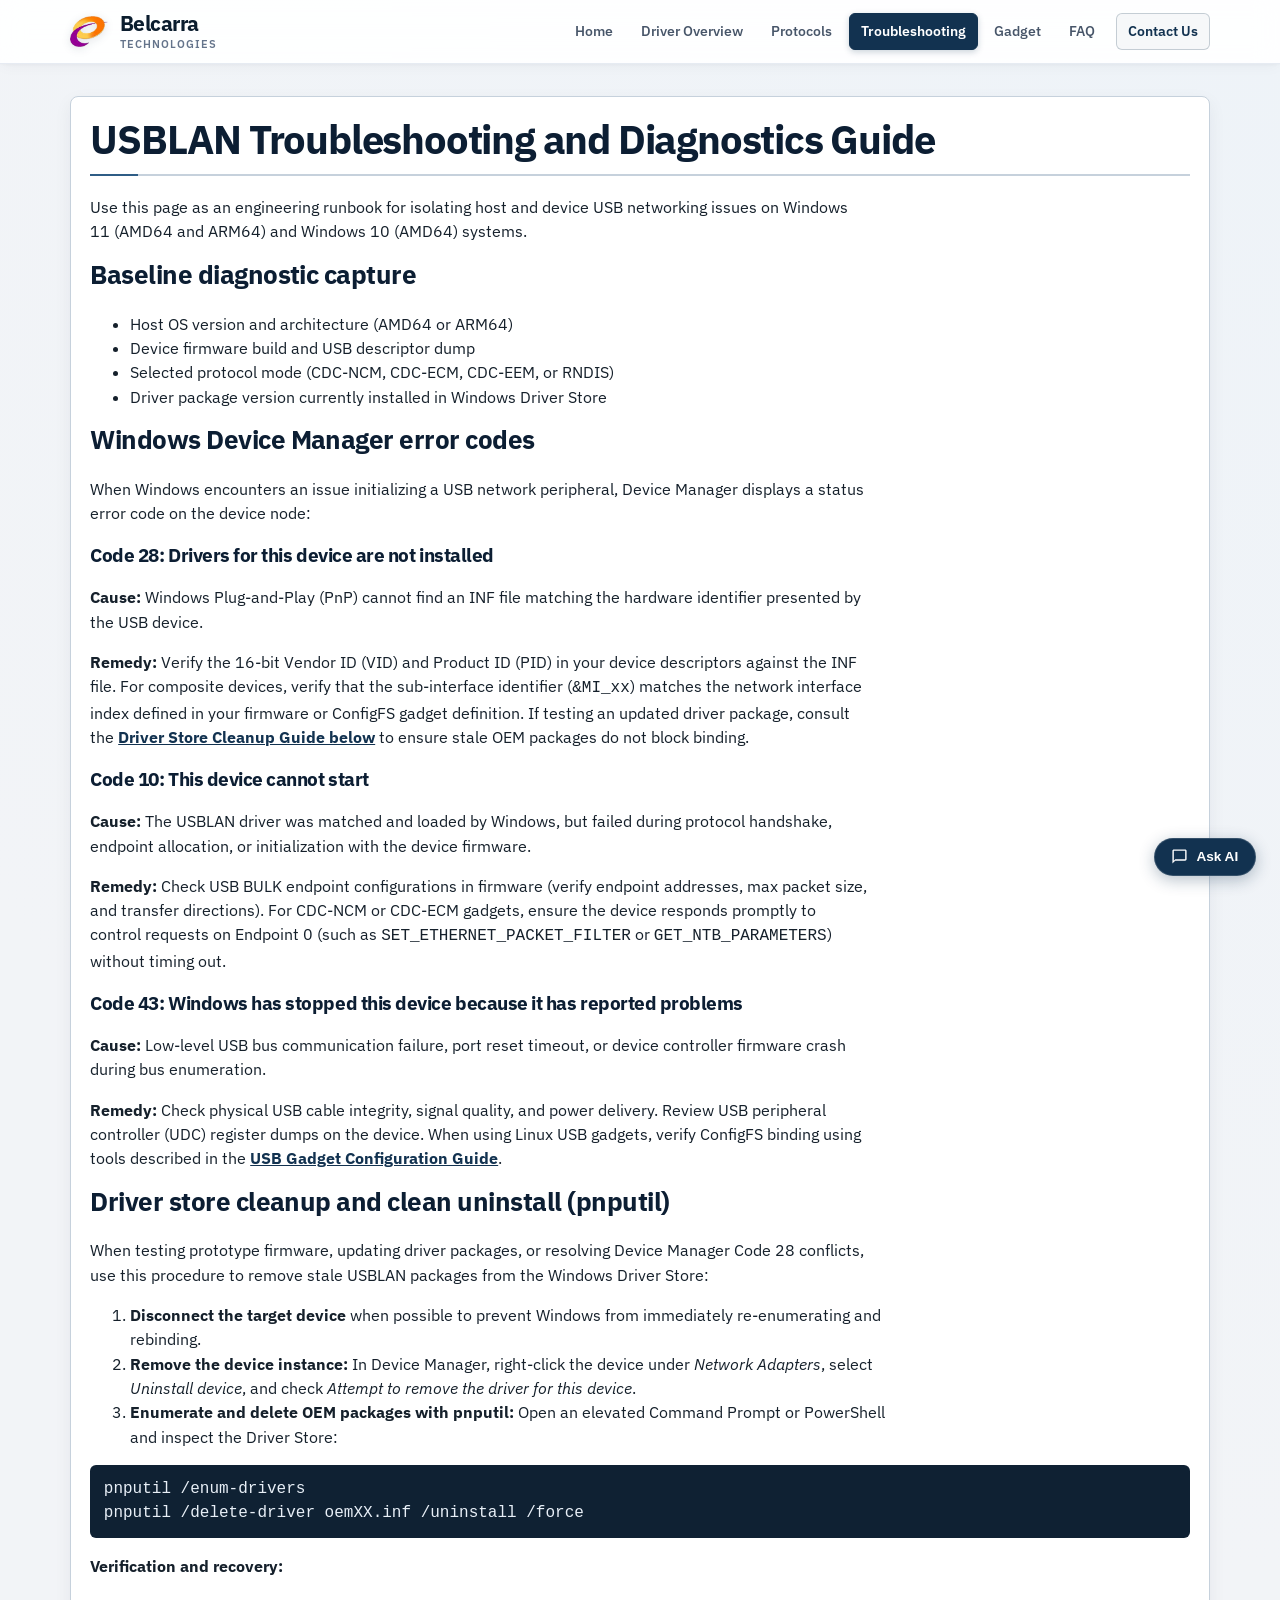
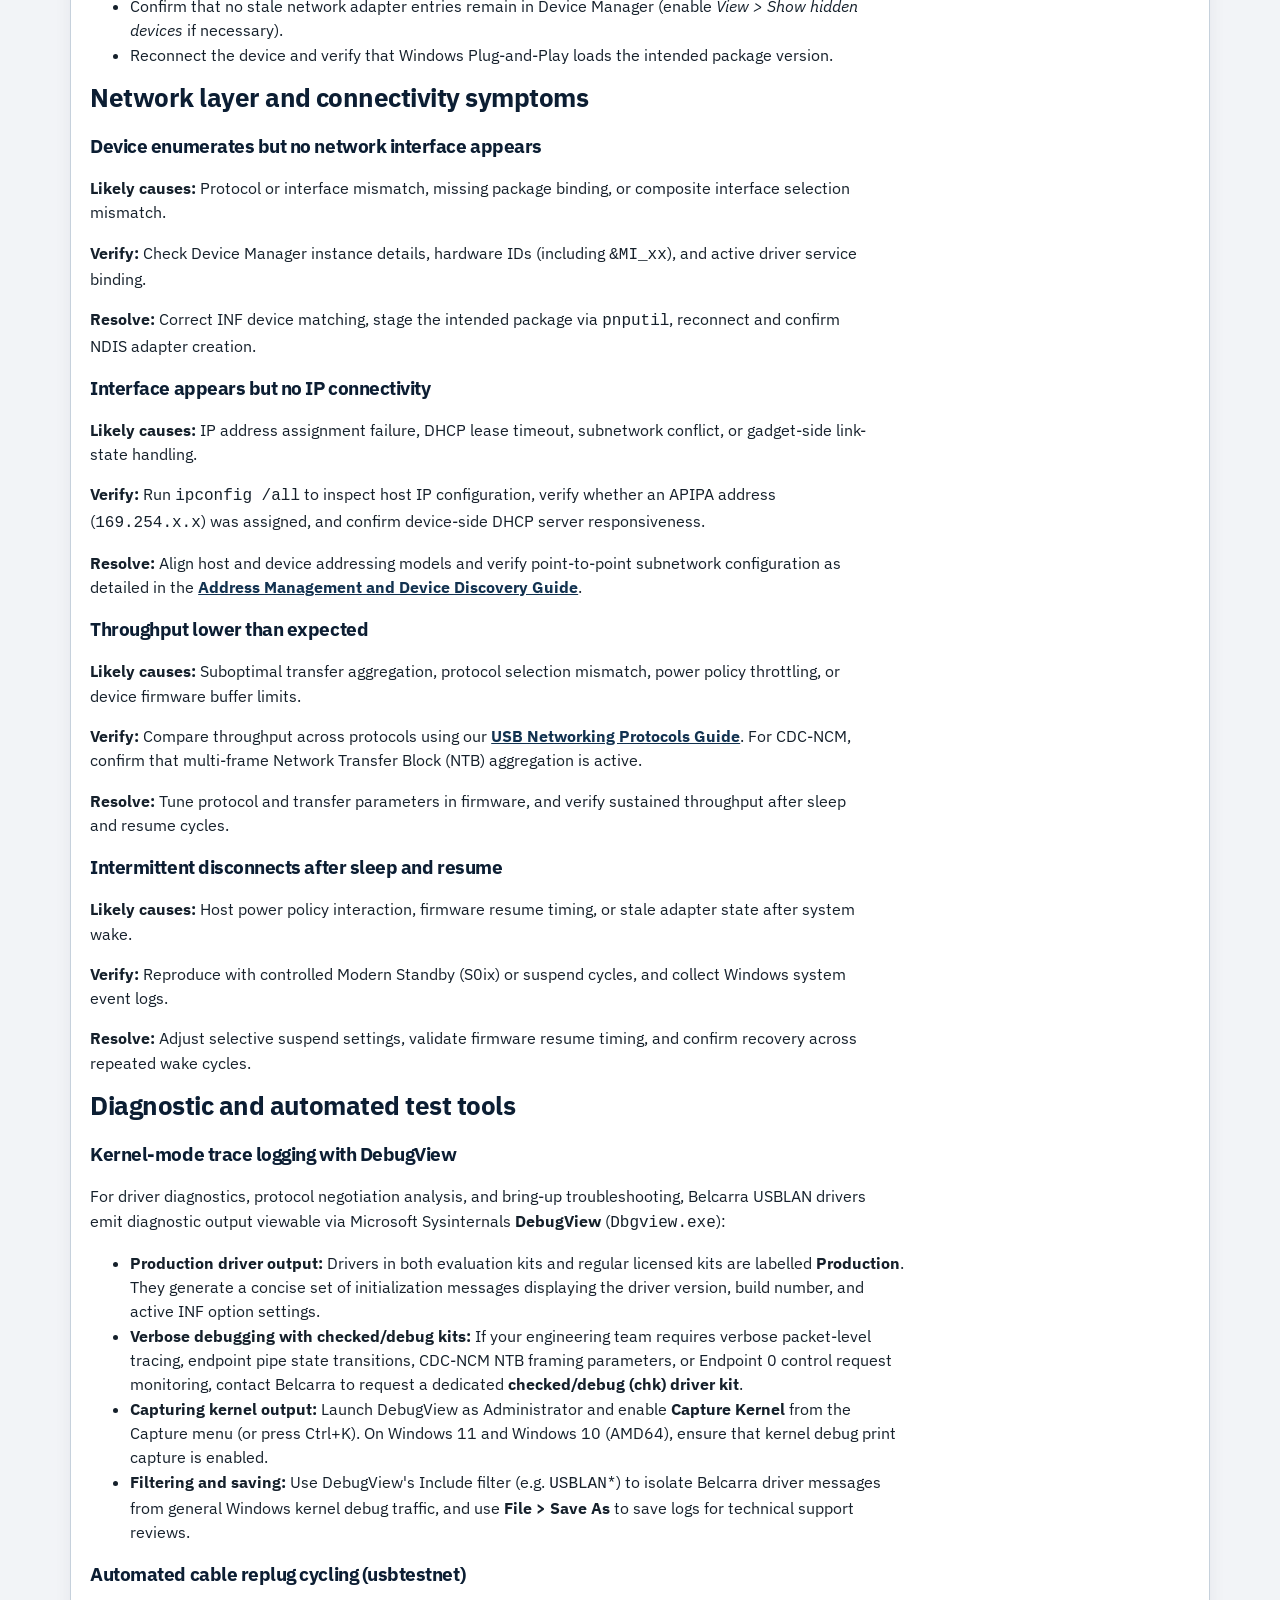
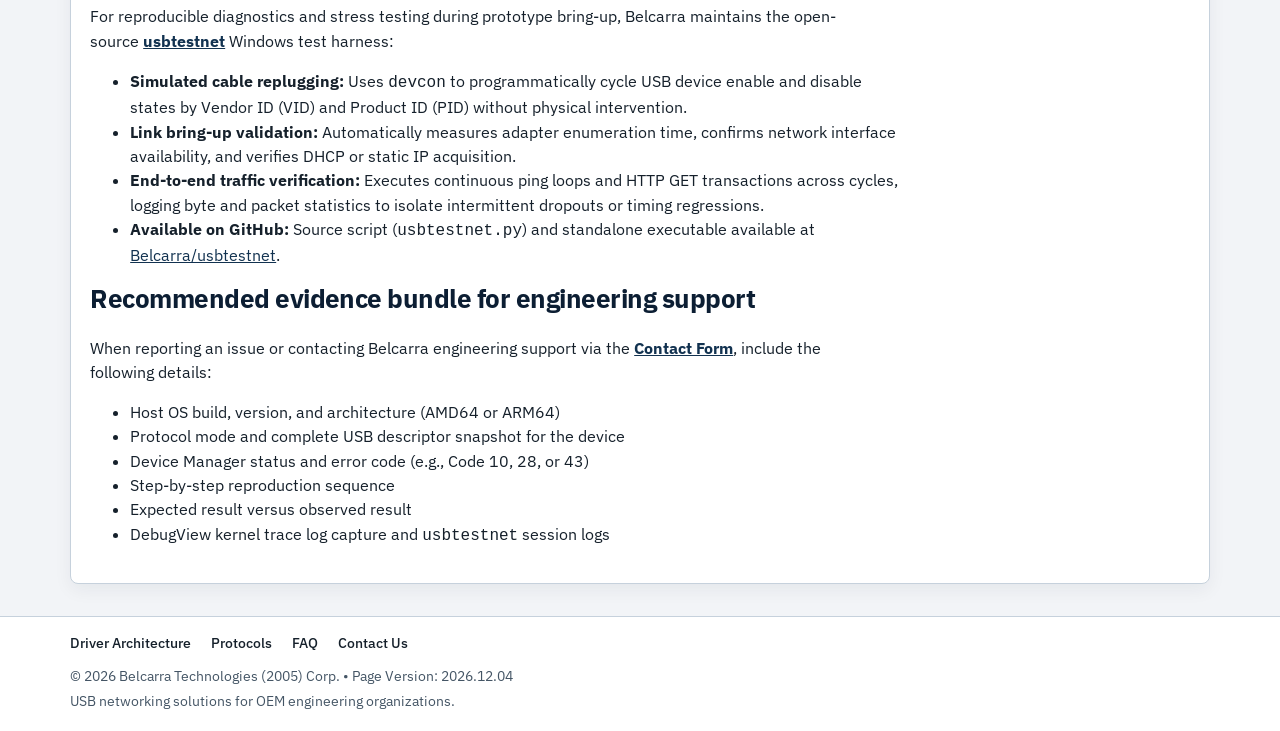
<file: troubleshooting.html>
<!doctype html>
<html lang="en">
<head>
  <meta charset="utf-8">
  <meta name="viewport" content="width=device-width, initial-scale=1">
  <title>USBLAN Troubleshooting and Diagnostics Guide | Belcarra</title>
  <meta name="description" content="Diagnose and resolve USB networking driver issues on Windows 11 (AMD64 and ARM64) and Windows 10 (AMD64): Device Manager error codes (10, 28, 43), DebugView kernel trace logs, NDIS binding, and usbtestnet cycling.">
  <meta name="keywords" content="USBLAN troubleshooting, DebugView, Dbgview, kernel trace logs, USB network adapter code 10, code 28, code 43, NDIS binding error, xHCI controller issue, USB driver diagnostics, MCCI, Thesycon, Lineo, Belcarra">
  <link rel="canonical" href="https://www.belcarra.com/troubleshooting.html">
  <meta property="og:title" content="USBLAN Troubleshooting and Diagnostics Guide | Belcarra">
  <meta property="og:description" content="Diagnose and resolve USB networking driver issues on Windows 11 (AMD64 and ARM64) and Windows 10 (AMD64): Device Manager error codes (10, 28, 43), DebugView kernel trace logs, NDIS binding, and usbtestnet cycling.">
  <meta property="og:type" content="article">
  <meta property="og:url" content="https://www.belcarra.com/troubleshooting.html">
  <meta property="og:site_name" content="Belcarra Technologies">
  <meta property="og:image" content="https://www.belcarra.com/assets/belcarra-logo.png">
  <meta name="twitter:card" content="summary_large_image">
  <meta name="twitter:title" content="USBLAN Troubleshooting and Diagnostics Guide | Belcarra">
  <meta name="twitter:description" content="Diagnose and resolve USB networking driver issues on Windows 11 (AMD64 and ARM64) and Windows 10 (AMD64): Device Manager error codes (10, 28, 43), DebugView kernel trace logs, NDIS binding, and usbtestnet cycling.">
  <meta name="twitter:image" content="https://www.belcarra.com/assets/belcarra-logo.png">
  <script type="application/ld+json">
  {
    "@context": "https://schema.org",
    "@type": "TechArticle",
    "headline": "Belcarra USBLAN Troubleshooting and Diagnostics Guide",
    "description": "Step-by-step diagnostic guide for resolving Windows USB networking driver errors, interface binding issues, and hardware communication faults.",
    "keywords": "USBLAN troubleshooting, USB network adapter code 10, code 28, code 43, NDIS binding error, MCCI, Thesycon, Lineo, Belcarra",
    "url": "https://www.belcarra.com/troubleshooting.html",
    "author": {
      "@type": "Organization",
      "name": "Belcarra Technologies"
    }
  }
  </script>
  <script type="application/ld+json">
  {
    "@context": "https://schema.org",
    "@type": "FAQPage",
    "mainEntity": [
      {
        "@type": "Question",
        "name": "Why is Windows Device Manager showing Code 28 for my USB device?",
        "acceptedAnswer": {
          "@type": "Answer",
          "text": "Code 28 indicates that Windows Plug-and-Play cannot find an INF file matching the hardware identifier. Verify the 16-bit Vendor ID (VID) and Product ID (PID) in your device descriptors against the INF file, and ensure sub-interface numbers (&MI_xx) match for composite devices. Use pnputil to remove stale OEM packages from the Driver Store."
        }
      },
      {
        "@type": "Question",
        "name": "Why is my USB network adapter showing Code 10 (This device cannot start)?",
        "acceptedAnswer": {
          "@type": "Answer",
          "text": "Code 10 occurs when the driver loads but fails during initialization or handshake with the device firmware. Verify USB BULK endpoint configurations in firmware and ensure the device responds promptly to control requests on Endpoint 0 (such as SET_ETHERNET_PACKET_FILTER or GET_NTB_PARAMETERS) without timing out."
        }
      },
      {
        "@type": "Question",
        "name": "Why does my USB device report Code 43 in Windows Device Manager?",
        "acceptedAnswer": {
          "@type": "Answer",
          "text": "Code 43 indicates a low-level USB bus communication failure, port reset timeout, or device controller firmware crash during bus enumeration. Check physical cable integrity, signal quality, power delivery, and peripheral controller (UDC) register states."
        }
      },
      {
        "@type": "Question",
        "name": "How do I remove stale driver packages from the Windows Driver Store using pnputil?",
        "acceptedAnswer": {
          "@type": "Answer",
          "text": "Disconnect the device, uninstall the instance in Device Manager with 'Attempt to remove driver' checked, open an elevated command prompt, and run 'pnputil /enum-drivers' to locate the oemXX.inf package, followed by 'pnputil /delete-driver oemXX.inf /uninstall /force'."
        }
      },
      {
        "@type": "Question",
        "name": "How can I view real-time USBLAN driver debug messages with DebugView?",
        "acceptedAnswer": {
          "@type": "Answer",
          "text": "Run Microsoft Sysinternals DebugView (Dbgview.exe) as Administrator and enable Capture > Capture Kernel (Ctrl+K). Production drivers generate a concise set of messages showing driver version, build, and option settings. For verbose endpoint and packet-level tracing, OEMs can request a checked/debug (chk) driver kit from Belcarra."
        }
      }
    ]
  }
  </script>
    <link rel="icon" type="image/x-icon" href="favicon.ico">
  <link rel="icon" type="image/png" sizes="32x32" href="assets/favicon-32x32.png">
  <link rel="icon" type="image/png" sizes="16x16" href="assets/favicon-16x16.png">
  <link rel="apple-touch-icon" sizes="180x180" href="assets/apple-touch-icon.png">
  <link rel="preconnect" href="https://fonts.googleapis.com">
  <link rel="preconnect" href="https://fonts.gstatic.com" crossorigin>
  <link href="https://fonts.googleapis.com/css2?family=IBM+Plex+Sans:wght@400;500;600;700&display=swap" rel="stylesheet">
  <link rel="stylesheet" href="assets/styles.css">
</head>
<body>
  <header class="topbar">
    <div class="wrap topbar-inner">
      <div class="topbar-brand-row">
        <a class="brand" href="index.html" aria-label="Belcarra Technologies Home">
          <img src="assets/belcarra-mark.png" alt="Belcarra" class="brand-mark-img" width="38" height="32">
          <span class="brand-text">
            <span class="brand-title">Belcarra</span>
            <span class="brand-subtitle">Technologies</span>
          </span>
        </a>
        <button type="button" class="nav-toggle" id="nav-toggle" aria-expanded="false" aria-controls="primary-nav" aria-label="Toggle navigation menu">
          <span class="nav-toggle-bar"></span>
          <span class="nav-toggle-bar"></span>
          <span class="nav-toggle-bar"></span>
        </button>
      </div>
      <nav id="primary-nav" class="nav-menu" aria-label="Primary">
        <ul class="tabs">
          <li><a href="index.html">Home</a></li>
          <li><a href="driver-overview.html">Driver Overview</a></li>
          <li><a href="protocols.html">Protocols</a></li>          <li><a class="active" href="troubleshooting.html">Troubleshooting</a></li>
          <li><a href="gadget.html">Gadget</a></li>
          <li><a href="faq.html">FAQ</a></li>
          <li><a href="contact-us.html">Contact Us</a></li>
        </ul>
      </nav>
    </div>
  </header>
  <main class="section">
    <div class="wrap prose">
      <h1>USBLAN Troubleshooting and Diagnostics Guide</h1>
      <p>Use this page as an engineering runbook for isolating host and device USB networking issues on Windows 11 (AMD64 and ARM64) and Windows 10 (AMD64) systems.</p>

      <h2>Baseline diagnostic capture</h2>
      <ul>
        <li>Host OS version and architecture (AMD64 or ARM64)</li>
        <li>Device firmware build and USB descriptor dump</li>
        <li>Selected protocol mode (CDC-NCM, CDC-ECM, CDC-EEM, or RNDIS)</li>
        <li>Driver package version currently installed in Windows Driver Store</li>
      </ul>

      <h2>Windows Device Manager error codes</h2>
      <p>When Windows encounters an issue initializing a USB network peripheral, Device Manager displays a status error code on the device node:</p>

      <h3>Code 28: Drivers for this device are not installed</h3>
      <p><strong>Cause:</strong> Windows Plug-and-Play (PnP) cannot find an INF file matching the hardware identifier presented by the USB device.</p>
      <p><strong>Remedy:</strong> Verify the 16-bit Vendor ID (VID) and Product ID (PID) in your device descriptors against the INF file. For composite devices, verify that the sub-interface identifier (<code>&amp;MI_xx</code>) matches the network interface index defined in your firmware or ConfigFS gadget definition. If testing an updated driver package, consult the <a href="#driver-store-cleanup"><strong>Driver Store Cleanup Guide below</strong></a> to ensure stale OEM packages do not block binding.</p>

      <h3>Code 10: This device cannot start</h3>
      <p><strong>Cause:</strong> The USBLAN driver was matched and loaded by Windows, but failed during protocol handshake, endpoint allocation, or initialization with the device firmware.</p>
      <p><strong>Remedy:</strong> Check USB BULK endpoint configurations in firmware (verify endpoint addresses, max packet size, and transfer directions). For CDC-NCM or CDC-ECM gadgets, ensure the device responds promptly to control requests on Endpoint 0 (such as <code>SET_ETHERNET_PACKET_FILTER</code> or <code>GET_NTB_PARAMETERS</code>) without timing out.</p>

      <h3>Code 43: Windows has stopped this device because it has reported problems</h3>
      <p><strong>Cause:</strong> Low-level USB bus communication failure, port reset timeout, or device controller firmware crash during bus enumeration.</p>
      <p><strong>Remedy:</strong> Check physical USB cable integrity, signal quality, and power delivery. Review USB peripheral controller (UDC) register dumps on the device. When using Linux USB gadgets, verify ConfigFS binding using tools described in the <a href="gadget.html"><strong>USB Gadget Configuration Guide</strong></a>.</p>

      <h2 id="driver-store-cleanup">Driver store cleanup and clean uninstall (pnputil)</h2>
      <p>When testing prototype firmware, updating driver packages, or resolving Device Manager Code 28 conflicts, use this procedure to remove stale USBLAN packages from the Windows Driver Store:</p>
      <ol>
        <li><strong>Disconnect the target device</strong> when possible to prevent Windows from immediately re-enumerating and rebinding.</li>
        <li><strong>Remove the device instance:</strong> In Device Manager, right-click the device under <em>Network Adapters</em>, select <em>Uninstall device</em>, and check <em>Attempt to remove the driver for this device</em>.</li>
        <li><strong>Enumerate and delete OEM packages with pnputil:</strong> Open an elevated Command Prompt or PowerShell and inspect the Driver Store:</li>
      </ol>
      <pre><code>pnputil /enum-drivers
pnputil /delete-driver oemXX.inf /uninstall /force</code></pre>
      <p><strong>Verification and recovery:</strong></p>
      <ul>
        <li>Confirm that no stale network adapter entries remain in Device Manager (enable <em>View &gt; Show hidden devices</em> if necessary).</li>
        <li>Reconnect the device and verify that Windows Plug-and-Play loads the intended package version.</li>
      </ul>

      <h2>Network layer and connectivity symptoms</h2>

      <h3>Device enumerates but no network interface appears</h3>
      <p><strong>Likely causes:</strong> Protocol or interface mismatch, missing package binding, or composite interface selection mismatch.</p>
      <p><strong>Verify:</strong> Check Device Manager instance details, hardware IDs (including <code>&amp;MI_xx</code>), and active driver service binding.</p>
      <p><strong>Resolve:</strong> Correct INF device matching, stage the intended package via <code>pnputil</code>, reconnect and confirm NDIS adapter creation.</p>

      <h3>Interface appears but no IP connectivity</h3>
      <p><strong>Likely causes:</strong> IP address assignment failure, DHCP lease timeout, subnetwork conflict, or gadget-side link-state handling.</p>
      <p><strong>Verify:</strong> Run <code>ipconfig /all</code> to inspect host IP configuration, verify whether an APIPA address (<code>169.254.x.x</code>) was assigned, and confirm device-side DHCP server responsiveness.</p>
      <p><strong>Resolve:</strong> Align host and device addressing models and verify point-to-point subnetwork configuration as detailed in the <a href="address-management.html"><strong>Address Management and Device Discovery Guide</strong></a>.</p>

      <h3>Throughput lower than expected</h3>
      <p><strong>Likely causes:</strong> Suboptimal transfer aggregation, protocol selection mismatch, power policy throttling, or device firmware buffer limits.</p>
      <p><strong>Verify:</strong> Compare throughput across protocols using our <a href="protocols.html"><strong>USB Networking Protocols Guide</strong></a>. For CDC-NCM, confirm that multi-frame Network Transfer Block (NTB) aggregation is active.</p>
      <p><strong>Resolve:</strong> Tune protocol and transfer parameters in firmware, and verify sustained throughput after sleep and resume cycles.</p>

      <h3>Intermittent disconnects after sleep and resume</h3>
      <p><strong>Likely causes:</strong> Host power policy interaction, firmware resume timing, or stale adapter state after system wake.</p>
      <p><strong>Verify:</strong> Reproduce with controlled Modern Standby (S0ix) or suspend cycles, and collect Windows system event logs.</p>
      <p><strong>Resolve:</strong> Adjust selective suspend settings, validate firmware resume timing, and confirm recovery across repeated wake cycles.</p>

      <h2>Diagnostic and automated test tools</h2>

      <h3>Kernel-mode trace logging with DebugView</h3>
      <p>For driver diagnostics, protocol negotiation analysis, and bring-up troubleshooting, Belcarra USBLAN drivers emit diagnostic output viewable via Microsoft Sysinternals <strong>DebugView</strong> (<code>Dbgview.exe</code>):</p>
      <ul>
        <li><strong>Production driver output:</strong> Drivers in both evaluation kits and regular licensed kits are labelled <strong>Production</strong>. They generate a concise set of initialization messages displaying the driver version, build number, and active INF option settings.</li>
        <li><strong>Verbose debugging with checked/debug kits:</strong> If your engineering team requires verbose packet-level tracing, endpoint pipe state transitions, CDC-NCM NTB framing parameters, or Endpoint 0 control request monitoring, contact Belcarra to request a dedicated <strong>checked/debug (chk) driver kit</strong>.</li>
        <li><strong>Capturing kernel output:</strong> Launch DebugView as Administrator and enable <strong>Capture Kernel</strong> from the Capture menu (or press Ctrl+K). On Windows 11 and Windows 10 (AMD64), ensure that kernel debug print capture is enabled.</li>
        <li><strong>Filtering and saving:</strong> Use DebugView's Include filter (e.g. <code>USBLAN*</code>) to isolate Belcarra driver messages from general Windows kernel debug traffic, and use <strong>File &gt; Save As</strong> to save logs for technical support reviews.</li>
      </ul>

      <h3>Automated cable replug cycling (usbtestnet)</h3>
      <p>For reproducible diagnostics and stress testing during prototype bring-up, Belcarra maintains the open-source <a href="https://github.com/Belcarra/usbtestnet" target="_blank" rel="noreferrer"><strong>usbtestnet</strong></a> Windows test harness:</p>
      <ul>
        <li><strong>Simulated cable replugging:</strong> Uses <code>devcon</code> to programmatically cycle USB device enable and disable states by Vendor ID (VID) and Product ID (PID) without physical intervention.</li>
        <li><strong>Link bring-up validation:</strong> Automatically measures adapter enumeration time, confirms network interface availability, and verifies DHCP or static IP acquisition.</li>
        <li><strong>End-to-end traffic verification:</strong> Executes continuous ping loops and HTTP GET transactions across cycles, logging byte and packet statistics to isolate intermittent dropouts or timing regressions.</li>
        <li><strong>Available on GitHub:</strong> Source script (<code>usbtestnet.py</code>) and standalone executable available at <a href="https://github.com/Belcarra/usbtestnet" target="_blank" rel="noreferrer">Belcarra/usbtestnet</a>.</li>
      </ul>

      <h2>Recommended evidence bundle for engineering support</h2>
      <p>When reporting an issue or contacting Belcarra engineering support via the <a href="contact-us.html"><strong>Contact Form</strong></a>, include the following details:</p>
      <ul>
        <li>Host OS build, version, and architecture (AMD64 or ARM64)</li>
        <li>Protocol mode and complete USB descriptor snapshot for the device</li>
        <li>Device Manager status and error code (e.g., Code 10, 28, or 43)</li>
        <li>Step-by-step reproduction sequence</li>
        <li>Expected result versus observed result</li>
        <li>DebugView kernel trace log capture and <code>usbtestnet</code> session logs</li>
      </ul>
    </div>
  </main>

  <footer class="footer">
    <div class="wrap footer-inner">
      <nav class="footer-links" aria-label="Footer navigation">
        <a href="driver-overview.html">Driver Architecture</a>
        <a href="protocols.html">Protocols</a>
        <a href="faq.html">FAQ</a>
        <a href="contact-us.html">Contact Us</a>
      </nav>
      <p>© <span id="year"></span> Belcarra Technologies (2005) Corp. &bull; Page Version: <span class="page-version">2026.11.12</span></p>
      <p>USB networking solutions for OEM engineering organizations.</p>
    </div>
  </footer>

  <script defer src="assets/site.js"></script>
</body>
</html>
</file>
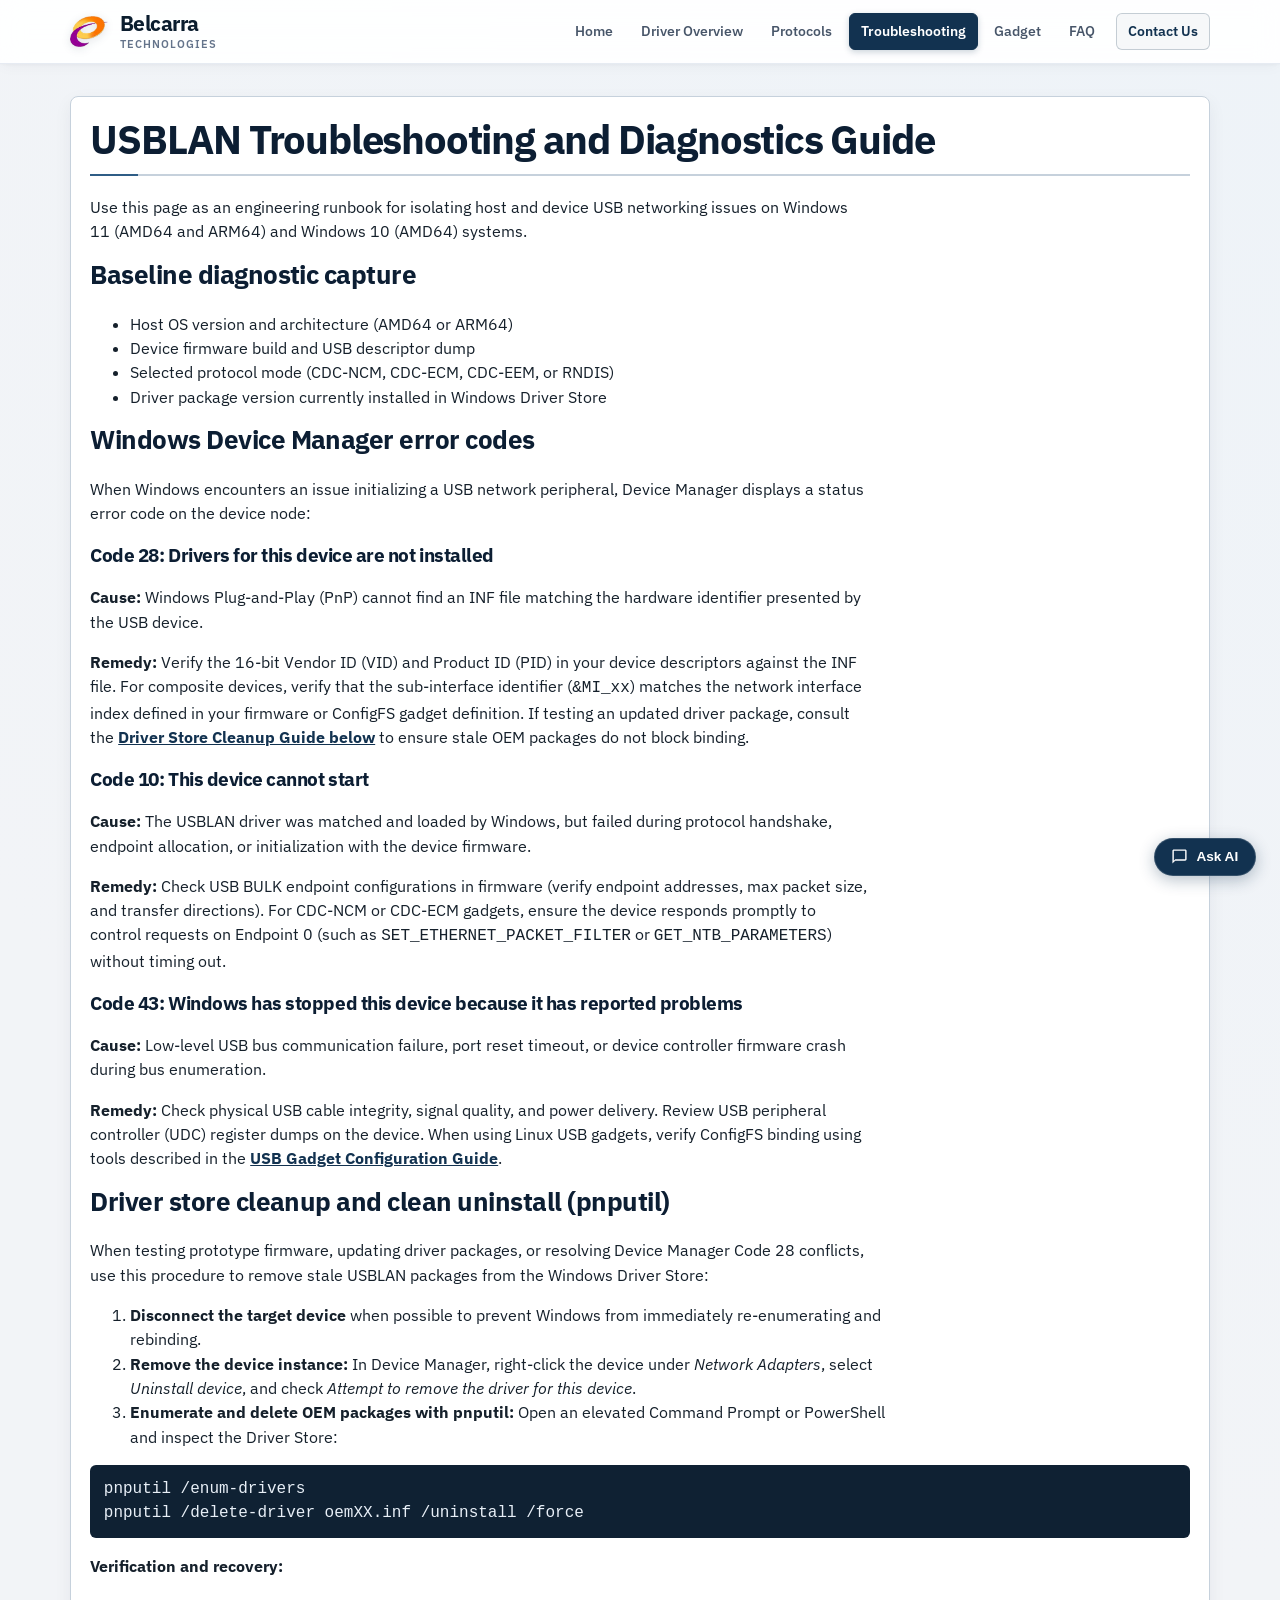
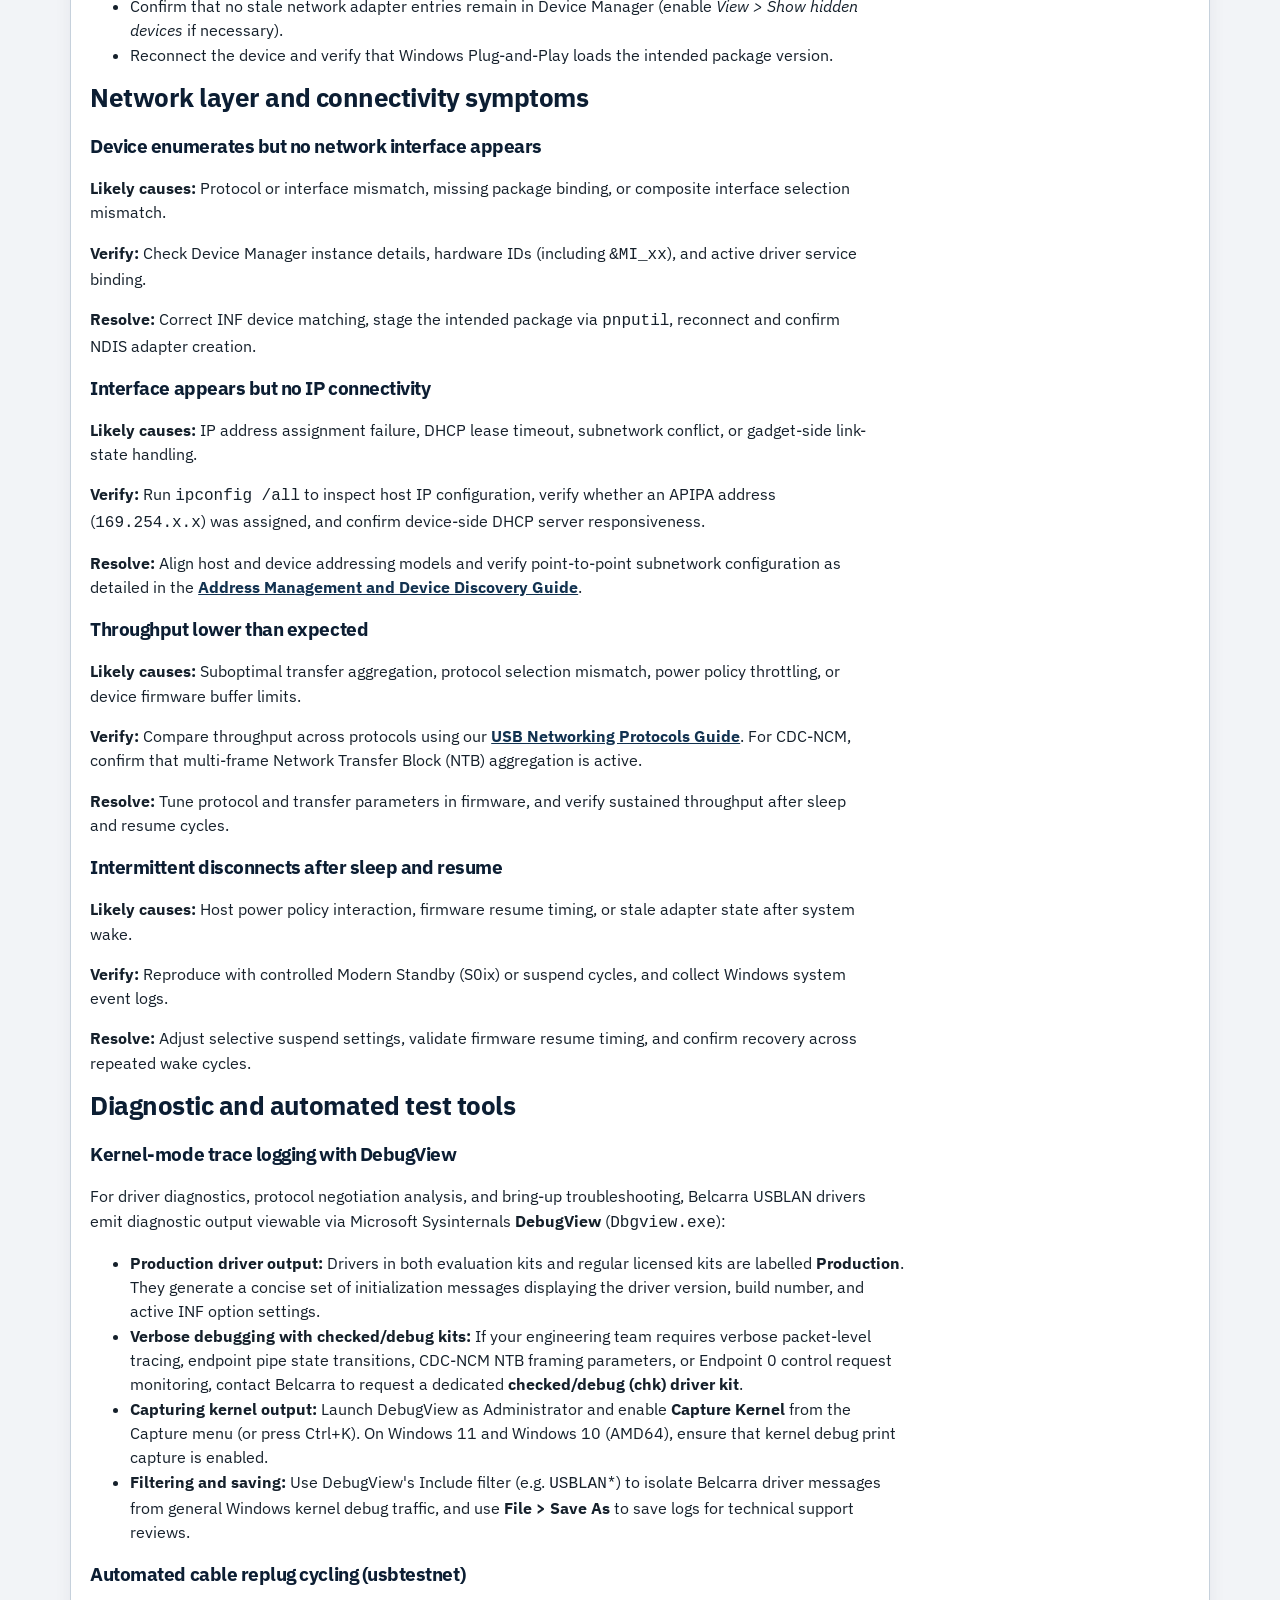
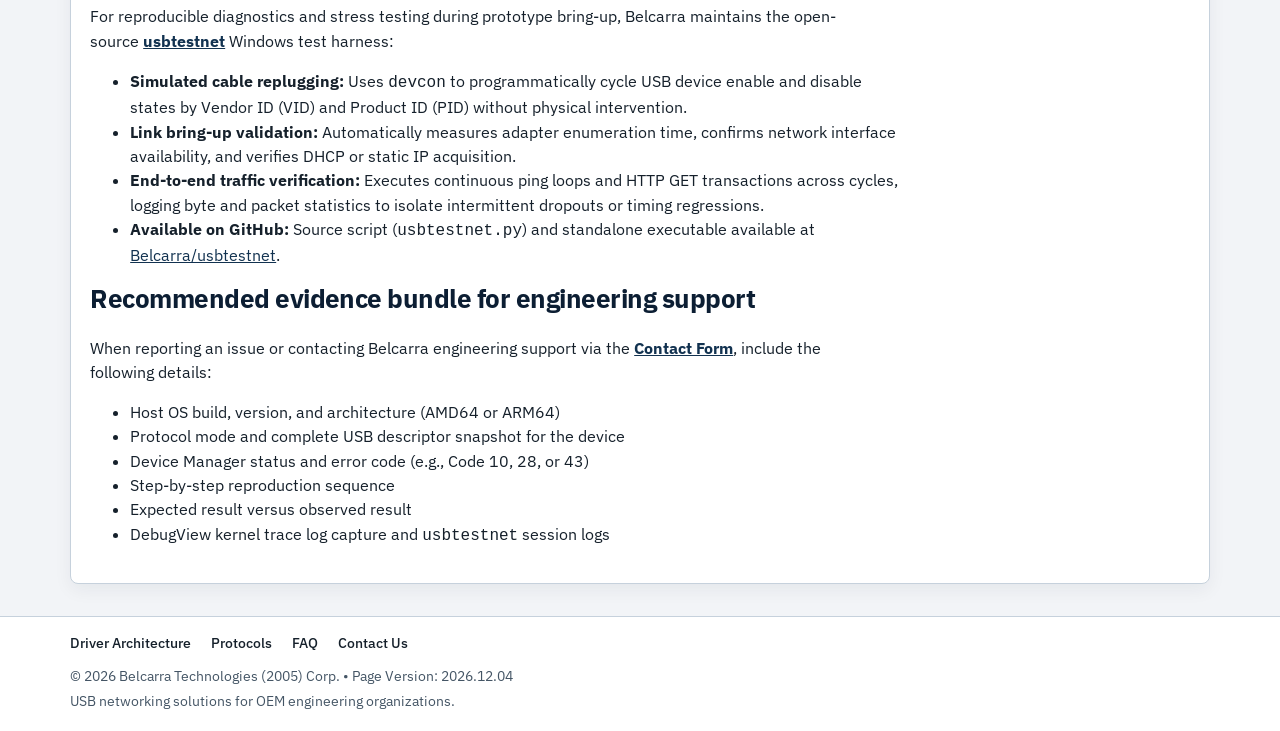
<file: uninstalling.html>
<!doctype html>
<html lang="en">
<head>
  <meta charset="utf-8">
  <meta name="viewport" content="width=device-width, initial-scale=1">
  <title>Moved to USBLAN Troubleshooting and Diagnostics Guide | Belcarra</title>
  <meta name="robots" content="noindex, follow">
  <link rel="canonical" href="https://www.belcarra.com/troubleshooting.html">
  <meta http-equiv="refresh" content="0; url=troubleshooting.html#driver-store-cleanup">
  <link rel="icon" type="image/x-icon" href="favicon.ico">
  <link rel="stylesheet" href="assets/styles.css">
  <script>window.location.replace("troubleshooting.html#driver-store-cleanup");</script>
</head>
<body>
  <main class="section">
    <div class="wrap prose">
      <h1>Page Moved</h1>
      <p>The USBLAN uninstalling and Driver Store cleanup guide has moved to the <a href="troubleshooting.html#driver-store-cleanup">USBLAN Troubleshooting and Diagnostics Guide</a>.</p>
    </div>
  </main>
</body>
</html>
</file>
<file: assets/styles.css>
:root {
  --bg: #f2f4f7;
  --surface: #ffffff;
  --surface-alt: #e9edf2;
  --ink: #15202b;
  --ink-soft: #445565;
  --line: #c6d1dc;
  --brand: #123250;
  --brand-strong: #0d2740;
  --accent: #2f5d86;
  --max: 1140px;
  --radius: 8px;
  --shadow: 0 6px 18px rgba(15, 35, 55, 0.06);
}

* {
  box-sizing: border-box;
}

body {
  margin: 0;
  font-family: "IBM Plex Sans", "Aptos", "Segoe UI", sans-serif;
  color: var(--ink);
  background: radial-gradient(circle at top right, #eef3f8 0%, var(--bg) 38%, var(--bg) 100%);
  line-height: 1.52;
}

a {
  color: var(--brand);
}

a:hover,
a:focus-visible {
  color: var(--brand-strong);
}

.wrap {
  width: min(var(--max), calc(100% - 2rem));
  margin: 0 auto;
}

.topbar {
  position: sticky;
  top: 0;
  z-index: 50;
  background: rgba(255, 255, 255, 0.92);
  border-bottom: 1px solid rgba(226, 232, 240, 0.85);
  backdrop-filter: blur(12px) saturate(180%);
  -webkit-backdrop-filter: blur(12px) saturate(180%);
  box-shadow: 0 1px 3px 0 rgba(0, 0, 0, 0.03), 0 4px 14px -2px rgba(15, 35, 55, 0.04);
  transition: all 0.2s ease;
}

.topbar-inner {
  display: flex;
  align-items: center;
  justify-content: space-between;
  padding: 0.75rem 0;
  gap: 1.25rem;
}

.topbar-brand-row {
  display: flex;
  align-items: center;
  justify-content: space-between;
}

.nav-toggle {
  display: none;
  background: transparent;
  border: 1px solid rgba(18, 50, 80, 0.18);
  border-radius: 6px;
  padding: 7px 6px;
  cursor: pointer;
  flex-direction: column;
  justify-content: center;
  gap: 4px;
  width: 38px;
  height: 36px;
  transition: all 0.2s ease;
  touch-action: manipulation;
}

.nav-toggle:hover,
.nav-toggle:focus-visible {
  background: rgba(18, 50, 80, 0.05);
  border-color: var(--brand);
}

.nav-toggle-bar {
  display: block;
  width: 20px;
  height: 2px;
  background: #123250;
  border-radius: 2px;
  transition: transform 0.2s ease, opacity 0.2s ease;
}

.nav-toggle.is-active .nav-toggle-bar:nth-child(1) {
  transform: translateY(6px) rotate(45deg);
}

.nav-toggle.is-active .nav-toggle-bar:nth-child(2) {
  opacity: 0;
}

.nav-toggle.is-active .nav-toggle-bar:nth-child(3) {
  transform: translateY(-6px) rotate(-45deg);
}

@media (max-width: 980px) {
  .topbar-inner {
    flex-direction: column;
    align-items: stretch;
    padding: 0.65rem 0;
    gap: 0;
  }

  .topbar-brand-row {
    width: 100%;
  }

  .nav-toggle {
    display: inline-flex;
  }

  .nav-menu {
    display: none;
    width: 100%;
    padding: 0.75rem 0 0.5rem;
    border-top: 1px solid rgba(226, 232, 240, 0.9);
    margin-top: 0.65rem;
    animation: fadeIn 0.15s ease-out;
  }

  .nav-menu.is-open {
    display: block;
  }

  .tabs {
    flex-direction: column;
    align-items: stretch;
    gap: 0.35rem;
    width: 100%;
  }

  .tabs a {
    display: flex;
    width: 100%;
    padding: 0.65rem 0.85rem;
    font-size: 0.94rem;
    border-radius: 6px;
  }

  .tabs a[href="contact-us.html"],
  .tabs a[href="/contact-us"] {
    margin-left: 0;
    margin-top: 0.3rem;
  }
}

@keyframes fadeIn {
  from { opacity: 0; transform: translateY(-4px); }
  to { opacity: 1; transform: translateY(0); }
}

.brand {
  display: inline-flex;
  align-items: center;
  gap: 0.75rem;
  text-decoration: none;
  flex-shrink: 0;
  transition: opacity 0.2s ease;
}

.brand:hover {
  opacity: 0.94;
}

.brand-mark-img {
  width: 38px;
  height: auto;
  flex-shrink: 0;
  transition: transform 0.25s cubic-bezier(0.34, 1.56, 0.64, 1);
  filter: drop-shadow(0 2px 4px rgba(15, 35, 55, 0.12));
}

.brand:hover .brand-mark-img {
  transform: scale(1.06) rotate(-2deg);
}

.brand-text {
  display: flex;
  flex-direction: column;
  line-height: 1.15;
}

.brand-title {
  font-weight: 750;
  font-size: 1.3rem;
  letter-spacing: -0.025em;
  color: #0b1d2e;
}

.brand-subtitle {
  font-weight: 600;
  font-size: 0.7rem;
  letter-spacing: 0.09em;
  text-transform: uppercase;
  color: #64748b;
  margin-top: 2px;
}

.tabs {
  display: flex;
  align-items: center;
  flex-wrap: wrap;
  margin: 0;
  padding: 0;
  list-style: none;
  gap: 0.25rem;
}

.tabs a {
  display: inline-flex;
  align-items: center;
  text-decoration: none;
  font-size: 0.88rem;
  font-weight: 550;
  color: #475569;
  border-radius: 6px;
  padding: 0.42rem 0.7rem;
  background: transparent;
  border: 1px solid transparent;
  transition: all 0.18s ease-in-out;
  white-space: nowrap;
}

.tabs a:hover {
  color: #0f2337;
  background: rgba(15, 35, 55, 0.05);
}

.tabs a:focus-visible {
  outline: 2px solid var(--accent);
  outline-offset: 2px;
}

.tabs .active {
  color: #ffffff;
  background: #123250;
  border-color: #123250;
  font-weight: 600;
  box-shadow: 0 2px 6px rgba(18, 50, 80, 0.22);
}

.tabs a[href="contact-us.html"],
.tabs a[href="/contact-us"] {
  border: 1px solid rgba(18, 50, 80, 0.22);
  background: rgba(18, 50, 80, 0.03);
  color: #123250;
  font-weight: 600;
  margin-left: 0.25rem;
}

.tabs a[href="contact-us.html"]:hover,
.tabs a[href="/contact-us"]:hover {
  background: #123250;
  color: #ffffff;
  border-color: #123250;
  box-shadow: 0 2px 8px rgba(18, 50, 80, 0.2);
}

.tabs .active[href="contact-us.html"],
.tabs .active[href="/contact-us"] {
  background: #123250;
  color: #ffffff;
  border-color: #123250;
}

.hero {
  padding: 3.6rem 0 3rem;
  background: radial-gradient(circle at 50% 0%, rgba(219, 234, 254, 0.4) 0%, rgba(248, 250, 252, 0.7) 50%, #ffffff 90%);
  border-bottom: 1px solid var(--line);
  position: relative;
}

.eyebrow {
  display: inline-flex;
  align-items: center;
  gap: 0.5rem;
  padding: 0.35rem 0.85rem;
  border-radius: 999px;
  background: #ffffff;
  border: 1px solid rgba(147, 197, 253, 0.7);
  box-shadow: 0 1px 4px rgba(15, 35, 55, 0.04);
  color: #1e40af;
  font-size: 0.76rem;
  font-weight: 650;
  letter-spacing: 0.04em;
  text-transform: uppercase;
  margin-bottom: 1rem;
}

.eyebrow::before {
  content: "";
  width: 7px;
  height: 7px;
  border-radius: 50%;
  background: #2563eb;
  box-shadow: 0 0 6px #3b82f6;
}

h1,
h2,
h3,
h4 {
  line-height: 1.2;
  letter-spacing: -0.025em;
  color: #0c1e33;
}

h1 {
  margin: 0.4rem 0 0.9rem;
  font-size: clamp(2rem, 3.8vw, 2.9rem);
  font-weight: 750;
  letter-spacing: -0.035em;
  line-height: 1.15;
}

h2 {
  font-size: clamp(1.25rem, 2vw, 1.65rem);
  font-weight: 700;
  letter-spacing: -0.02em;
}

.prose h1 {
  font-size: clamp(1.9rem, 3.5vw, 2.5rem);
  font-weight: 750;
  letter-spacing: -0.03em;
  padding-bottom: 0.75rem;
  border-bottom: 2px solid var(--line);
  position: relative;
  margin-bottom: 1.2rem;
}

.prose h1::after {
  content: "";
  position: absolute;
  bottom: -2px;
  left: 0;
  width: 48px;
  height: 2px;
  background: var(--accent);
}

.lead {
  margin: 0 0 1.5rem;
  max-width: 74ch;
  color: #475569;
  font-size: 1.12rem;
  line-height: 1.65;
}

.hero-actions {
  display: flex;
  align-items: center;
  gap: 0.85rem;
  flex-wrap: wrap;
  margin-top: 1.25rem;
}

.btn {
  display: inline-flex;
  align-items: center;
  justify-content: center;
  font-size: 0.92rem;
  font-weight: 600;
  padding: 0.62rem 1.25rem;
  border-radius: 7px;
  text-decoration: none;
  transition: all 0.2s ease;
  line-height: 1.3;
}

.btn-primary {
  background: #123250;
  color: #ffffff;
  box-shadow: 0 2px 6px rgba(18, 50, 80, 0.25);
  border: 1px solid #123250;
}

.btn-primary:hover {
  background: #1a4269;
  color: #ffffff;
  transform: translateY(-1px);
  box-shadow: 0 4px 12px rgba(18, 50, 80, 0.3);
}

.btn-secondary {
  background: #ffffff;
  color: #123250;
  border: 1px solid rgba(18, 50, 80, 0.25);
  box-shadow: 0 1px 3px rgba(15, 35, 55, 0.05);
}

.btn-secondary:hover {
  background: #f8fafc;
  color: #0b1a2c;
  border-color: #123250;
  transform: translateY(-1px);
}

.section {
  padding: 2rem 0;
}

.section-alt {
  background: var(--surface-alt);
  border-top: 1px solid var(--line);
  border-bottom: 1px solid var(--line);
}

.grid-2 {
  display: grid;
  grid-template-columns: repeat(2, minmax(0, 1fr));
  gap: 1rem;
}

.card {
  background: var(--surface);
  border: 1px solid var(--line);
  border-radius: var(--radius);
  padding: 1.05rem 1.1rem;
  box-shadow: var(--shadow);
}

.card h2,
.card h3,
.prose h1,
.prose h2 {
  margin-top: 0;
}

.stack-cards {
  display: flex;
  flex-direction: column;
  gap: 1.5rem;
}

.stack-cards .card {
  width: 100%;
  padding: 1.6rem 2rem;
  border-radius: var(--radius);
  background: #ffffff;
  box-shadow: 0 4px 18px rgba(15, 23, 42, 0.08);
  border: 1px solid #cbd5e1;
}

.stack-cards .card-challenge {
  border-left: 6px solid #dc2626;
  background: linear-gradient(180deg, #ffffff 0%, #fffcfc 100%);
}

.stack-cards .card-challenge h2 {
  font-size: 1.35rem;
  font-weight: 700;
  color: #991b1b;
  margin-top: 0;
  margin-bottom: 0.85rem;
  letter-spacing: -0.015em;
}

.stack-cards .card-advantage {
  border-left: 6px solid #0284c7;
  background: linear-gradient(180deg, #ffffff 0%, #f8fafc 100%);
}

.stack-cards .card-advantage h2 {
  font-size: 1.35rem;
  font-weight: 700;
  color: #0c4a6e;
  margin-top: 0;
  margin-bottom: 0.85rem;
  letter-spacing: -0.015em;
}

.stack-cards .card ul {
  margin: 0;
  padding-left: 1.35rem;
  display: flex;
  flex-direction: column;
  gap: 0.75rem;
}

.stack-cards .card li {
  font-size: 0.98rem;
  line-height: 1.62;
  color: #1e293b;
}

.stack-cards .card-challenge li strong {
  color: #0f172a;
  font-weight: 700;
}

.stack-cards .card-advantage li strong {
  color: #0369a1;
  font-weight: 700;
}

/* Promotional Components */
.promo-card {
  background: linear-gradient(135deg, #0d2238 0%, #163d63 100%);
  color: #ffffff;
  border-radius: var(--radius);
  padding: 2rem 2.2rem;
  box-shadow: 0 10px 28px rgba(13, 34, 56, 0.22);
  display: flex;
  flex-direction: column;
  gap: 0.8rem;
  align-items: flex-start;
}

.promo-card h2,
.promo-card h3 {
  color: #ffffff;
  margin-top: 0;
  margin-bottom: 0.2rem;
}

.promo-card p {
  color: rgba(255, 255, 255, 0.92);
  max-width: 68ch;
  line-height: 1.6;
  font-size: 1.02rem;
  margin: 0;
}

.btn-white {
  background: #ffffff;
  color: #0d2238;
  font-weight: 700;
  border: 1px solid #ffffff;
  box-shadow: 0 2px 8px rgba(0, 0, 0, 0.15);
  margin-top: 0.5rem;
}

.btn-white:hover {
  background: #f1f5f9;
  color: #05121e;
  transform: translateY(-1px);
}

.feature-grid,
.feature-grid-2x2 {
  display: grid;
  grid-template-columns: repeat(2, minmax(0, 1fr));
  gap: 1.25rem;
}

@media (max-width: 580px) {
  .feature-grid,
  .feature-grid-2x2 {
    grid-template-columns: 1fr;
  }
}

.feature-box {
  background: #ffffff;
  border: 1px solid #cbd5e1;
  border-top: 3px solid #1e3a5f;
  border-radius: var(--radius);
  padding: 1.4rem 1.6rem;
  box-shadow: 0 4px 14px rgba(15, 23, 42, 0.06);
  display: flex;
  flex-direction: column;
  gap: 0.45rem;
  transition: transform 0.2s ease, box-shadow 0.2s ease;
}

.feature-box:hover {
  transform: translateY(-2px);
  box-shadow: 0 8px 22px rgba(15, 23, 42, 0.1);
}

.feature-box h3 {
  margin-top: 0;
  margin-bottom: 0.2rem;
  font-size: 1.2rem;
  font-weight: 700;
  color: #0c233c;
  letter-spacing: -0.015em;
  line-height: 1.3;
}

.feature-box p {
  margin: 0;
  font-size: 0.96rem;
  color: #1e293b;
  line-height: 1.62;
}

.feature-box code {
  background: #eef2f6;
  color: #0f2744;
  font-weight: 600;
  padding: 0.15rem 0.35rem;
  border-radius: 4px;
}

/* Compliance and Secure Development Grid */
.compliance-grid {
  display: grid;
  grid-template-columns: repeat(3, minmax(0, 1fr));
  gap: 1.25rem;
}

@media (max-width: 820px) {
  .compliance-grid {
    grid-template-columns: 1fr;
  }
}

.compliance-item {
  background: #ffffff;
  border: 1px solid #cbd5e1;
  border-top: 3px solid #0284c7;
  border-radius: var(--radius);
  padding: 1.5rem 1.6rem;
  box-shadow: 0 4px 14px rgba(15, 23, 42, 0.06);
  display: flex;
  flex-direction: column;
  gap: 0.55rem;
  transition: transform 0.2s ease, box-shadow 0.2s ease;
}

.compliance-item:hover {
  transform: translateY(-2px);
  box-shadow: 0 8px 22px rgba(15, 23, 42, 0.1);
}

.compliance-badge {
  display: inline-block;
  align-self: flex-start;
  font-size: 0.75rem;
  font-weight: 700;
  text-transform: uppercase;
  letter-spacing: 0.05em;
  background: #e0f2fe;
  color: #0369a1;
  padding: 0.2rem 0.6rem;
  border-radius: 4px;
  border: 1px solid #bae6fd;
}

.compliance-item h3 {
  margin: 0.2rem 0 0.1rem;
  font-size: 1.15rem;
  font-weight: 700;
  color: #0c233c;
  line-height: 1.35;
}

.compliance-item p {
  margin: 0;
  font-size: 0.94rem;
  color: #1e293b;
  line-height: 1.6;
}

.compliance-item code {
  background: #eef2f6;
  color: #0f2744;
  font-weight: 600;
  padding: 0.15rem 0.35rem;
  border-radius: 4px;
}

.compare-card {
  background: var(--surface);
  border: 1px solid var(--line);
  border-radius: var(--radius);
  padding: 1.4rem 1.5rem;
  box-shadow: var(--shadow);
  margin-top: 1.5rem;
}

.compare-table {
  width: 100%;
  border-collapse: collapse;
  margin-top: 0.8rem;
  font-size: 0.9rem;
}

.compare-table th,
.compare-table td {
  padding: 0.65rem 0.85rem;
  text-align: left;
  border-bottom: 1px solid var(--line);
}

.compare-table th {
  background: #f8fafc;
  font-weight: 600;
  color: #0c1e33;
}

.compare-table td:first-child {
  font-weight: 600;
  color: #0c1e33;
}

/* Technology Partners */
.partner-grid {
  display: grid;
  grid-template-columns: repeat(auto-fit, minmax(360px, 1fr));
  gap: 1.4rem;
}

.partner-card {
  background: #ffffff;
  border: 1px solid #cbd5e1;
  border-top: 4px solid #123250;
  border-radius: var(--radius);
  padding: 1.6rem 1.8rem;
  box-shadow: 0 4px 16px rgba(15, 23, 42, 0.06);
  display: flex;
  flex-direction: column;
  justify-content: space-between;
  gap: 1rem;
  transition: transform 0.2s ease, box-shadow 0.2s ease;
}

.partner-card:hover {
  transform: translateY(-2px);
  box-shadow: 0 8px 24px rgba(15, 23, 42, 0.1);
}

.partner-header {
  display: flex;
  flex-direction: column;
  gap: 0.35rem;
}

.partner-badge {
  display: inline-block;
  align-self: flex-start;
  font-size: 0.76rem;
  font-weight: 700;
  text-transform: uppercase;
  letter-spacing: 0.05em;
  color: #1e40af;
  background: #eff6ff;
  border: 1px solid #bfdbfe;
  padding: 0.2rem 0.6rem;
  border-radius: 4px;
}

.partner-card h3 {
  margin: 0.2rem 0 0;
  font-size: 1.3rem;
  font-weight: 700;
  color: #0c1e33;
  letter-spacing: -0.015em;
}

.partner-meta {
  margin: 0;
  font-size: 0.88rem;
  font-weight: 600;
  color: #2563eb;
}

.partner-desc {
  margin: 0;
  font-size: 0.95rem;
  line-height: 1.62;
  color: #1e293b;
}

.partner-actions {
  margin-top: 0.5rem;
  padding-top: 0.9rem;
  border-top: 1px solid #e2e8f0;
}

.partner-link {
  display: inline-flex;
  align-items: center;
  gap: 0.35rem;
  font-size: 0.92rem;
  font-weight: 650;
  color: #123250;
  text-decoration: none;
  transition: color 0.15s ease;
}

.partner-link:hover {
  color: #2563eb;
  text-decoration: underline;
}

.announcement .content table {
  width: 100%;
  border-collapse: collapse;
  margin: 1rem 0;
  font-size: 0.88rem;
}

.announcement .content th,
.announcement .content td {
  padding: 0.55rem 0.75rem;
  text-align: left;
  border-bottom: 1px solid var(--line);
}

.announcement .content th {
  background: #f8fafc;
  font-weight: 600;
  color: #0c1e33;
}

.announcement .content pre {
  background: #0f172a;
  color: #f1f5f9;
  padding: 0.85rem 1rem;
  border-radius: var(--radius);
  overflow-x: auto;
  font-size: 0.85rem;
  line-height: 1.45;
  margin: 0.8rem 0;
}

.section-intro {
  color: var(--ink-soft);
  margin-top: -0.2rem;
}

.announcement-list {
  display: flex;
  flex-direction: column;
  gap: 0.8rem;
}

.announcements-container {
  display: flex;
  flex-direction: column;
  gap: 0.8rem;
}

.announcements-older {
  display: none;
  flex-direction: column;
  gap: 0.8rem;
  margin-top: 0.8rem;
  padding-top: 0.8rem;
  border-top: 1px dashed var(--line);
}

.announcements-older.is-visible {
  display: flex;
}

.announcements-toggle-wrap {
  display: flex;
  justify-content: center;
  margin-top: 1.25rem;
  padding-top: 0.5rem;
}

.btn-announcements-toggle {
  display: inline-flex;
  align-items: center;
  justify-content: center;
  gap: 0.5rem;
  background: #ffffff;
  color: #123250;
  border: 1px solid #cbd5e1;
  border-radius: var(--radius);
  padding: 0.75rem 1.4rem;
  font-size: 0.94rem;
  font-weight: 650;
  font-family: inherit;
  cursor: pointer;
  box-shadow: 0 1px 3px rgba(15, 23, 42, 0.05);
  transition: all 0.2s ease;
}

.btn-announcements-toggle:hover {
  background: #f8fafc;
  border-color: #123250;
  color: #0c1e33;
  transform: translateY(-1px);
  box-shadow: 0 4px 12px rgba(15, 23, 42, 0.08);
}

.btn-announcements-toggle:focus-visible {
  outline: 2px solid #2563eb;
  outline-offset: 2px;
}

.btn-announcements-toggle .toggle-icon {
  font-size: 1.05rem;
  line-height: 1;
  transition: transform 0.2s ease;
}

.announcement {
  background: var(--surface);
  border: 1px solid var(--line);
  border-radius: var(--radius);
  padding: 0.85rem 1rem;
  box-shadow: var(--shadow);
}

.announcement h3 {
  margin: 0;
  font-size: 1.02rem;
}

.announcement time {
  display: block;
  font-size: 0.82rem;
  color: var(--ink-soft);
  margin-top: 0.2rem;
}

.announcement .content {
  margin-top: 0.52rem;
}

.prose {
  background: var(--surface);
  border: 1px solid var(--line);
  border-radius: var(--radius);
  padding: 1.2rem;
  box-shadow: var(--shadow);
}

.prose p,
.prose li {
  max-width: 78ch;
}

.prose pre {
  background: #0f2133;
  color: #e8eff7;
  padding: 0.75rem 0.85rem;
  border-radius: 6px;
  overflow-x: auto;
}

.prose code {
  font-family: "IBM Plex Mono", "Consolas", "Courier New", monospace;
}

.footer {
  border-top: 1px solid var(--line);
  background: #fff;
}

.footer-inner {
  padding: 1rem 0;
  color: var(--ink-soft);
  font-size: 0.9rem;
}

.footer-inner p {
  margin: 0.2rem 0;
}

.footer-links {
  display: flex;
  gap: 1.25rem;
  flex-wrap: wrap;
  align-items: center;
  margin-bottom: 0.65rem;
  font-size: 0.88rem;
}

.footer-links a {
  color: var(--ink);
  text-decoration: none;
  font-weight: 500;
}

.footer-links a:hover {
  color: var(--accent);
  text-decoration: underline;
}

.footer-links a.footer-highlight {
  color: var(--accent);
  font-weight: 600;
}

@media (max-width: 900px) {
  .grid-2 {
    grid-template-columns: 1fr;
  }
}

.contact-header {
  display: flex;
  align-items: center;
  gap: 1.5rem;
  margin: 1rem 0 1.75rem;
  flex-wrap: wrap;
}

.contact-logo {
  max-width: 95px;
  height: auto;
  flex-shrink: 0;
}

.diagram-figure {
  max-width: 520px;
  margin: 1.5rem auto 2rem;
  padding: 0;
}

.diagram-img {
  width: 100%;
  max-width: 100%;
  height: auto;
  border-radius: var(--radius);
  border: 1px solid var(--line);
  box-shadow: 0 4px 14px rgba(15, 35, 55, 0.08);
  display: block;
  background: #ffffff;
}

figcaption {
  margin-top: 0.6rem;
  font-size: 0.85rem;
  color: var(--ink-soft);
  text-align: center;
  line-height: 1.4;
}

code {
  word-break: break-word;
  overflow-wrap: break-word;
}

/* Contact Form */
.contact-form-card {
  margin: 1.2rem 0 1.6rem;
  background: var(--surface);
  border: 1px solid var(--line);
  border-radius: var(--radius);
  padding: 1.1rem 1.25rem;
  box-shadow: var(--shadow);
  max-width: 620px;
}

.contact-form-card h2 {
  margin-top: 0;
  margin-bottom: 0.2rem;
  font-size: 1.2rem;
}

.contact-form {
  display: flex;
  flex-direction: column;
  gap: 0.75rem;
  margin-top: 0.75rem;
}

.form-row {
  display: grid;
  grid-template-columns: 1fr 1fr;
  gap: 0.75rem;
}

.form-group {
  display: flex;
  flex-direction: column;
  gap: 0.25rem;
}

.form-label {
  font-size: 0.82rem;
  font-weight: 600;
  color: var(--ink);
}

.form-label .required {
  color: #dc2626;
  margin-left: 0.15rem;
}

.form-control {
  font-family: inherit;
  font-size: 0.88rem;
  color: var(--ink);
  background-color: #ffffff;
  border: 1px solid var(--line);
  border-radius: 5px;
  padding: 0.45rem 0.65rem;
  transition: border-color 0.15s ease, box-shadow 0.15s ease;
  width: 100%;
}

.form-control:focus {
  outline: none;
  border-color: var(--accent);
  box-shadow: 0 0 0 2px rgba(47, 93, 134, 0.18);
}

select.form-control {
  cursor: pointer;
}

textarea.form-control {
  resize: vertical;
  min-height: 80px;
}

.form-submit-row {
  display: flex;
  align-items: center;
  justify-content: flex-start;
  gap: 0.75rem;
  margin-top: 0.2rem;
}

.form-submit-btn {
  display: inline-flex;
  align-items: center;
  justify-content: center;
  padding: 0.5rem 1.25rem;
  font-size: 0.88rem;
  font-weight: 600;
  cursor: pointer;
}

.form-submit-btn:disabled {
  opacity: 0.65;
  cursor: not-allowed;
  transform: none;
}

.form-status {
  padding: 0.9rem 1.1rem;
  border-radius: 6px;
  font-size: 0.92rem;
  line-height: 1.45;
  border: 1px solid transparent;
}

.form-status-success {
  background-color: #ecfdf5;
  border-color: #10b981;
  color: #065f46;
}

.form-status-error {
  background-color: #fef2f2;
  border-color: #ef4444;
  color: #991b1b;
}

/* Evaluation Checklist Form Components */
.form-fieldset {
  border: 1px solid var(--line);
  border-radius: var(--radius);
  padding: 1rem 1.15rem;
  margin: 0.5rem 0 0.85rem;
  background: #fbfcfe;
}

.form-legend {
  font-size: 0.92rem;
  font-weight: 700;
  color: #0c1e33;
  padding: 0 0.4rem;
}

.form-help {
  font-size: 0.82rem;
  color: var(--ink-soft);
  margin-top: 0.25rem;
  line-height: 1.45;
}

.form-checkbox-grid {
  display: grid;
  grid-template-columns: repeat(auto-fit, minmax(240px, 1fr));
  gap: 0.55rem;
  margin-top: 0.5rem;
}

.form-check-label {
  display: flex;
  align-items: flex-start;
  gap: 0.5rem;
  font-size: 0.86rem;
  color: var(--ink);
  cursor: pointer;
  user-select: none;
  line-height: 1.35;
}

.form-check-label input[type="checkbox"],
.form-check-label input[type="radio"] {
  margin-top: 0.15rem;
  cursor: pointer;
}

.form-radio-group {
  display: flex;
  flex-direction: column;
  gap: 0.5rem;
  margin-top: 0.45rem;
}

.checklist-indent {
  margin-top: 0.65rem;
  padding: 0.75rem 0.9rem;
  background: #ffffff;
  border: 1px solid var(--line);
  border-radius: 6px;
}

.form-status-notice {
  background-color: #eff6ff;
  border-color: #3b82f6;
  color: #1e40af;
}

.contact-notice {
  font-size: 0.9rem;
  color: var(--ink-soft);
  margin-top: 0.4rem;
}

@media (max-width: 640px) {
  .hero {
    padding: 2.2rem 0 1.8rem;
  }

  .eyebrow {
    font-size: 0.72rem;
    line-height: 1.35;
    padding: 0.35rem 0.75rem;
    white-space: normal;
  }

  .hero-actions {
    flex-direction: column;
    align-items: stretch;
    gap: 0.65rem;
  }

  .hero-actions .btn {
    width: 100%;
    text-align: center;
  }

  .brand-title {
    font-size: 1.2rem;
  }

  .brand-subtitle {
    font-size: 0.66rem;
  }

  .section {
    padding: 1.5rem 0;
  }

  .form-row {
    grid-template-columns: 1fr;
    gap: 0.9rem;
  }

  .contact-form-card {
    padding: 1.1rem;
  }

  .form-submit-btn {
    width: 100%;
  }
}

.contact-honeypot {
  position: absolute;
  left: -10000px;
  width: 1px;
  height: 1px;
  overflow: hidden;
}

/* AI Chatbot Widget */
.chat-widget {
  position: fixed;
  bottom: 1.5rem;
  right: 1.5rem;
  z-index: 9999;
  font-family: inherit;
}

.chat-toggle-btn {
  display: inline-flex;
  align-items: center;
  gap: 0.5rem;
  background: var(--brand);
  color: #ffffff;
  border: 1px solid rgba(255, 255, 255, 0.15);
  border-radius: 9999px;
  padding: 0.6rem 1.05rem;
  font-size: 0.85rem;
  font-weight: 600;
  box-shadow: 0 4px 16px rgba(18, 50, 80, 0.3);
  cursor: pointer;
  transition: transform 0.2s cubic-bezier(0.34, 1.56, 0.64, 1), background 0.15s ease, box-shadow 0.2s ease;
}

.chat-toggle-btn:hover {
  background: var(--brand-strong);
  transform: translateY(-2px);
  box-shadow: 0 6px 20px rgba(18, 50, 80, 0.4);
}

.chat-toggle-icon {
  width: 17px;
  height: 17px;
  flex-shrink: 0;
  fill: currentColor;
}

.chat-panel {
  display: none;
  flex-direction: column;
  position: absolute;
  bottom: calc(100% + 0.6rem);
  right: 0;
  width: 360px;
  max-width: calc(100vw - 2rem);
  height: 480px;
  max-height: calc(100vh - 6rem);
  background: #ffffff;
  border: 1px solid var(--line);
  border-radius: 12px;
  box-shadow: 0 12px 36px rgba(15, 35, 55, 0.22);
  overflow: hidden;
  animation: chatFadeIn 0.2s ease-out;
}

.chat-panel.is-open {
  display: flex;
}

@keyframes chatFadeIn {
  from {
    opacity: 0;
    transform: translateY(8px) scale(0.98);
  }
  to {
    opacity: 1;
    transform: translateY(0) scale(1);
  }
}

.chat-header {
  display: flex;
  align-items: center;
  justify-content: space-between;
  padding: 0.75rem 1rem;
  background: var(--brand);
  color: #ffffff;
  border-bottom: 1px solid rgba(255, 255, 255, 0.1);
}

.chat-header-title {
  display: flex;
  flex-direction: column;
}

.chat-header-title strong {
  font-size: 0.92rem;
  font-weight: 600;
  color: #ffffff;
}

.chat-header-title span {
  font-size: 0.72rem;
  color: rgba(255, 255, 255, 0.75);
}

.chat-close-btn {
  background: transparent;
  border: none;
  color: rgba(255, 255, 255, 0.85);
  font-size: 1.3rem;
  line-height: 1;
  cursor: pointer;
  padding: 0.2rem 0.4rem;
  border-radius: 4px;
  transition: color 0.15s ease, background 0.15s ease;
}

.chat-close-btn:hover {
  color: #ffffff;
  background: rgba(255, 255, 255, 0.18);
}

.chat-messages {
  flex: 1;
  overflow-y: auto;
  padding: 0.85rem 1rem;
  display: flex;
  flex-direction: column;
  gap: 0.75rem;
  background: #f8fafc;
}

.chat-msg {
  display: flex;
  flex-direction: column;
  max-width: 86%;
  font-size: 0.84rem;
  line-height: 1.45;
}

.chat-msg-user {
  align-self: flex-end;
  background: var(--brand);
  color: #ffffff;
  padding: 0.55rem 0.85rem;
  border-radius: 10px 10px 2px 10px;
}

.chat-msg-bot {
  align-self: flex-start;
  background: #ffffff;
  color: var(--ink);
  border: 1px solid var(--line);
  padding: 0.55rem 0.85rem;
  border-radius: 10px 10px 10px 2px;
  box-shadow: 0 1px 3px rgba(0, 0, 0, 0.04);
}

.chat-msg-bot p {
  margin: 0.25rem 0;
}

.chat-msg-bot p:first-child {
  margin-top: 0;
}

.chat-msg-bot p:last-child {
  margin-bottom: 0;
}

.chat-msg-bot ul, .chat-msg-bot ol {
  margin: 0.25rem 0;
  padding-left: 1.2rem;
}

.chat-msg-bot li {
  margin: 0.15rem 0;
}

.chat-msg-bot code {
  background: #edf2f7;
  padding: 0.1rem 0.3rem;
  border-radius: 3px;
  font-size: 0.8em;
}

.chat-suggestions {
  display: flex;
  flex-wrap: wrap;
  gap: 0.35rem;
  margin-top: 0.3rem;
}

.chat-chip {
  background: #ffffff;
  border: 1px solid var(--line);
  border-radius: 9999px;
  padding: 0.25rem 0.6rem;
  font-size: 0.75rem;
  color: var(--brand);
  cursor: pointer;
  transition: all 0.15s ease;
}

.chat-chip:hover {
  background: #f0f4f8;
  border-color: var(--brand);
}

.chat-typing {
  display: inline-flex;
  align-items: center;
  gap: 0.3rem;
  padding: 0.4rem 0.6rem;
}

.chat-typing-dot {
  width: 5px;
  height: 5px;
  background: var(--ink-soft);
  border-radius: 50%;
  animation: chatDotPulse 1.2s infinite ease-in-out;
}

.chat-typing-dot:nth-child(2) {
  animation-delay: 0.2s;
}

.chat-typing-dot:nth-child(3) {
  animation-delay: 0.4s;
}

@keyframes chatDotPulse {
  0%, 80%, 100% { transform: scale(0.6); opacity: 0.4; }
  40% { transform: scale(1); opacity: 1; }
}

.chat-footer {
  padding: 0.55rem 0.75rem;
  background: #ffffff;
  border-top: 1px solid var(--line);
  display: flex;
  flex-direction: column;
  gap: 0.3rem;
}

.chat-form {
  display: flex;
  gap: 0.4rem;
}

.chat-input {
  flex: 1;
  font-family: inherit;
  font-size: 0.85rem;
  padding: 0.45rem 0.65rem;
  border: 1px solid var(--line);
  border-radius: 6px;
  outline: none;
  background: #ffffff;
  color: var(--ink);
}

.chat-input:focus {
  border-color: var(--brand);
  box-shadow: 0 0 0 2px rgba(18, 50, 80, 0.15);
}

.chat-send-btn {
  background: var(--brand);
  color: #ffffff;
  border: none;
  border-radius: 6px;
  padding: 0.45rem 0.8rem;
  font-size: 0.82rem;
  font-weight: 600;
  cursor: pointer;
  transition: background 0.15s ease;
}

.chat-send-btn:hover {
  background: var(--brand-strong);
}

.chat-send-btn:disabled {
  opacity: 0.5;
  cursor: not-allowed;
}

.chat-disclaimer {
  font-size: 0.68rem;
  color: var(--ink-soft);
  text-align: center;
}

.chat-sources {
  border-top: 1px solid var(--line);
  padding-top: 0.5rem;
  font-size: 0.75rem;
  overflow-wrap: anywhere;
}

@media (max-width: 480px) {
  .chat-widget {
    bottom: 1rem;
    right: 1rem;
  }

  .chat-panel {
    width: calc(100vw - 2rem);
    height: 420px;
    bottom: calc(100% + 0.5rem);
    right: 0;
  }
}
</file>
